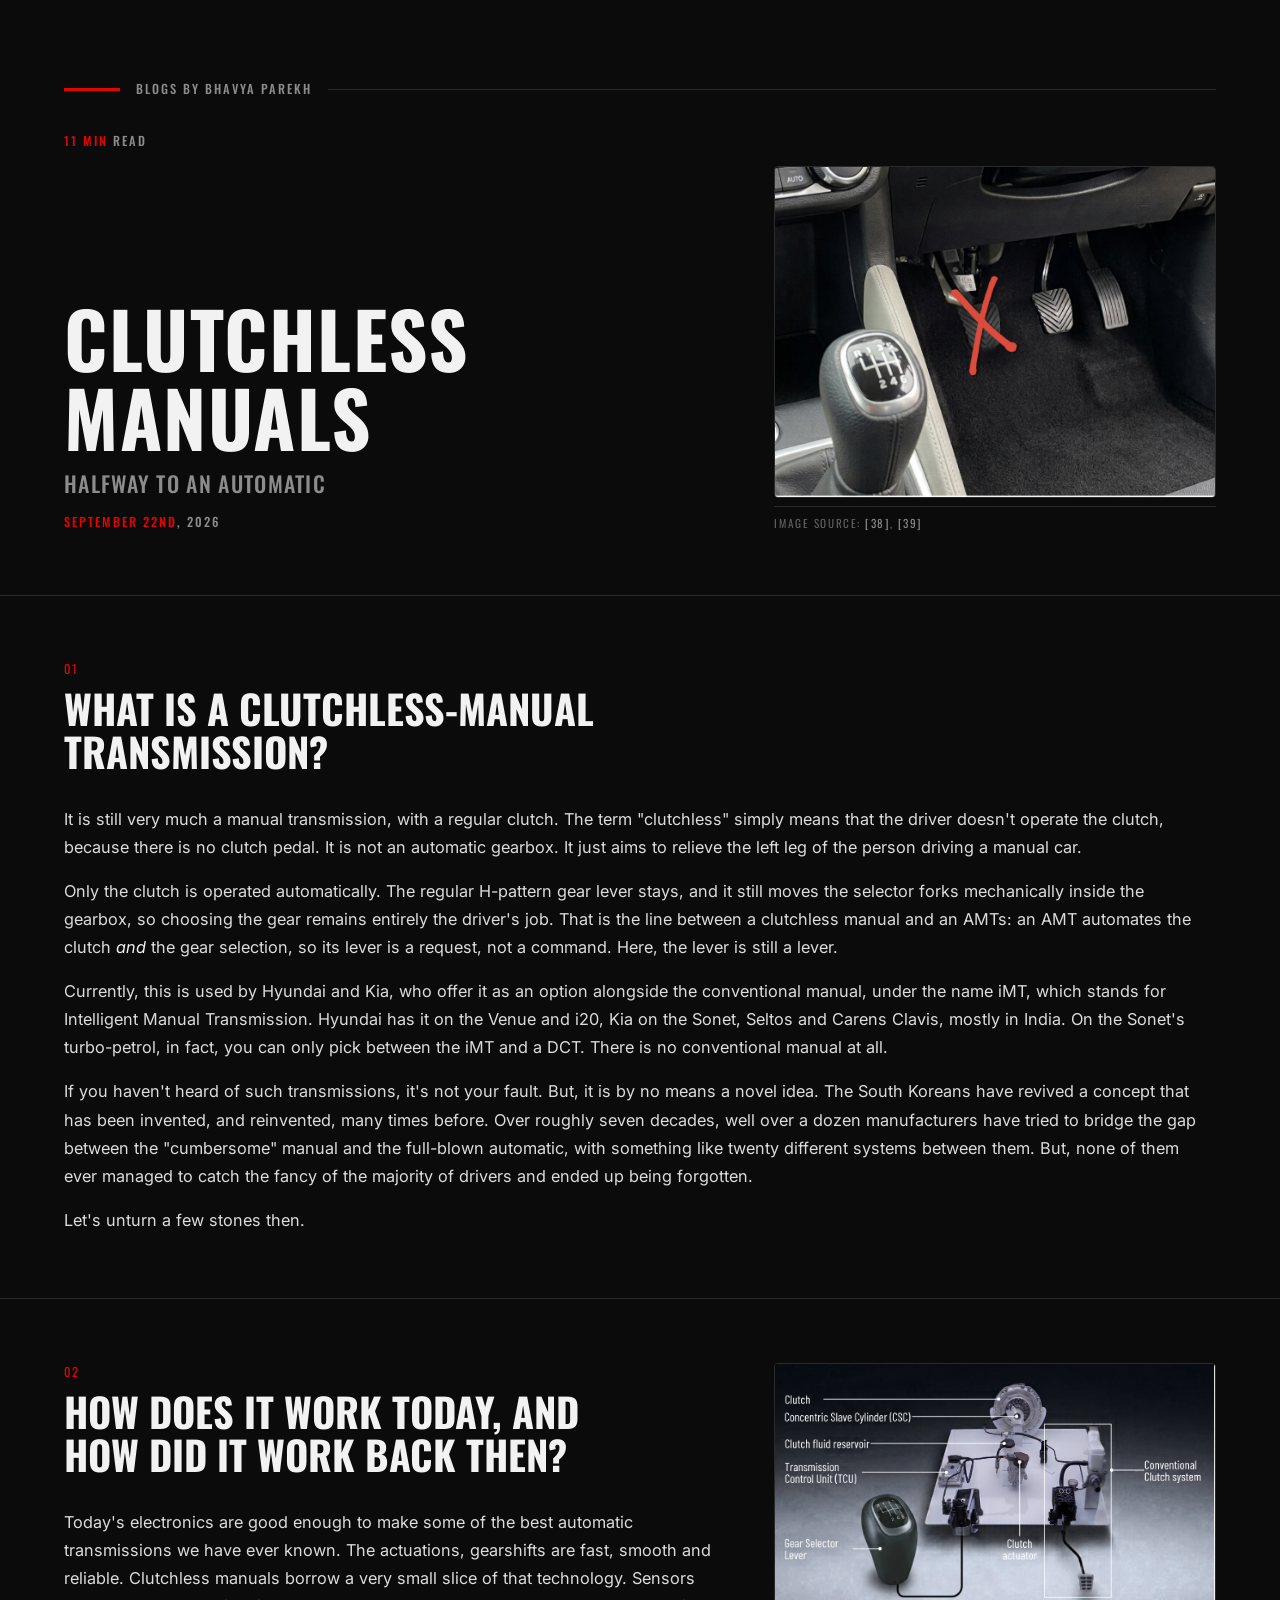
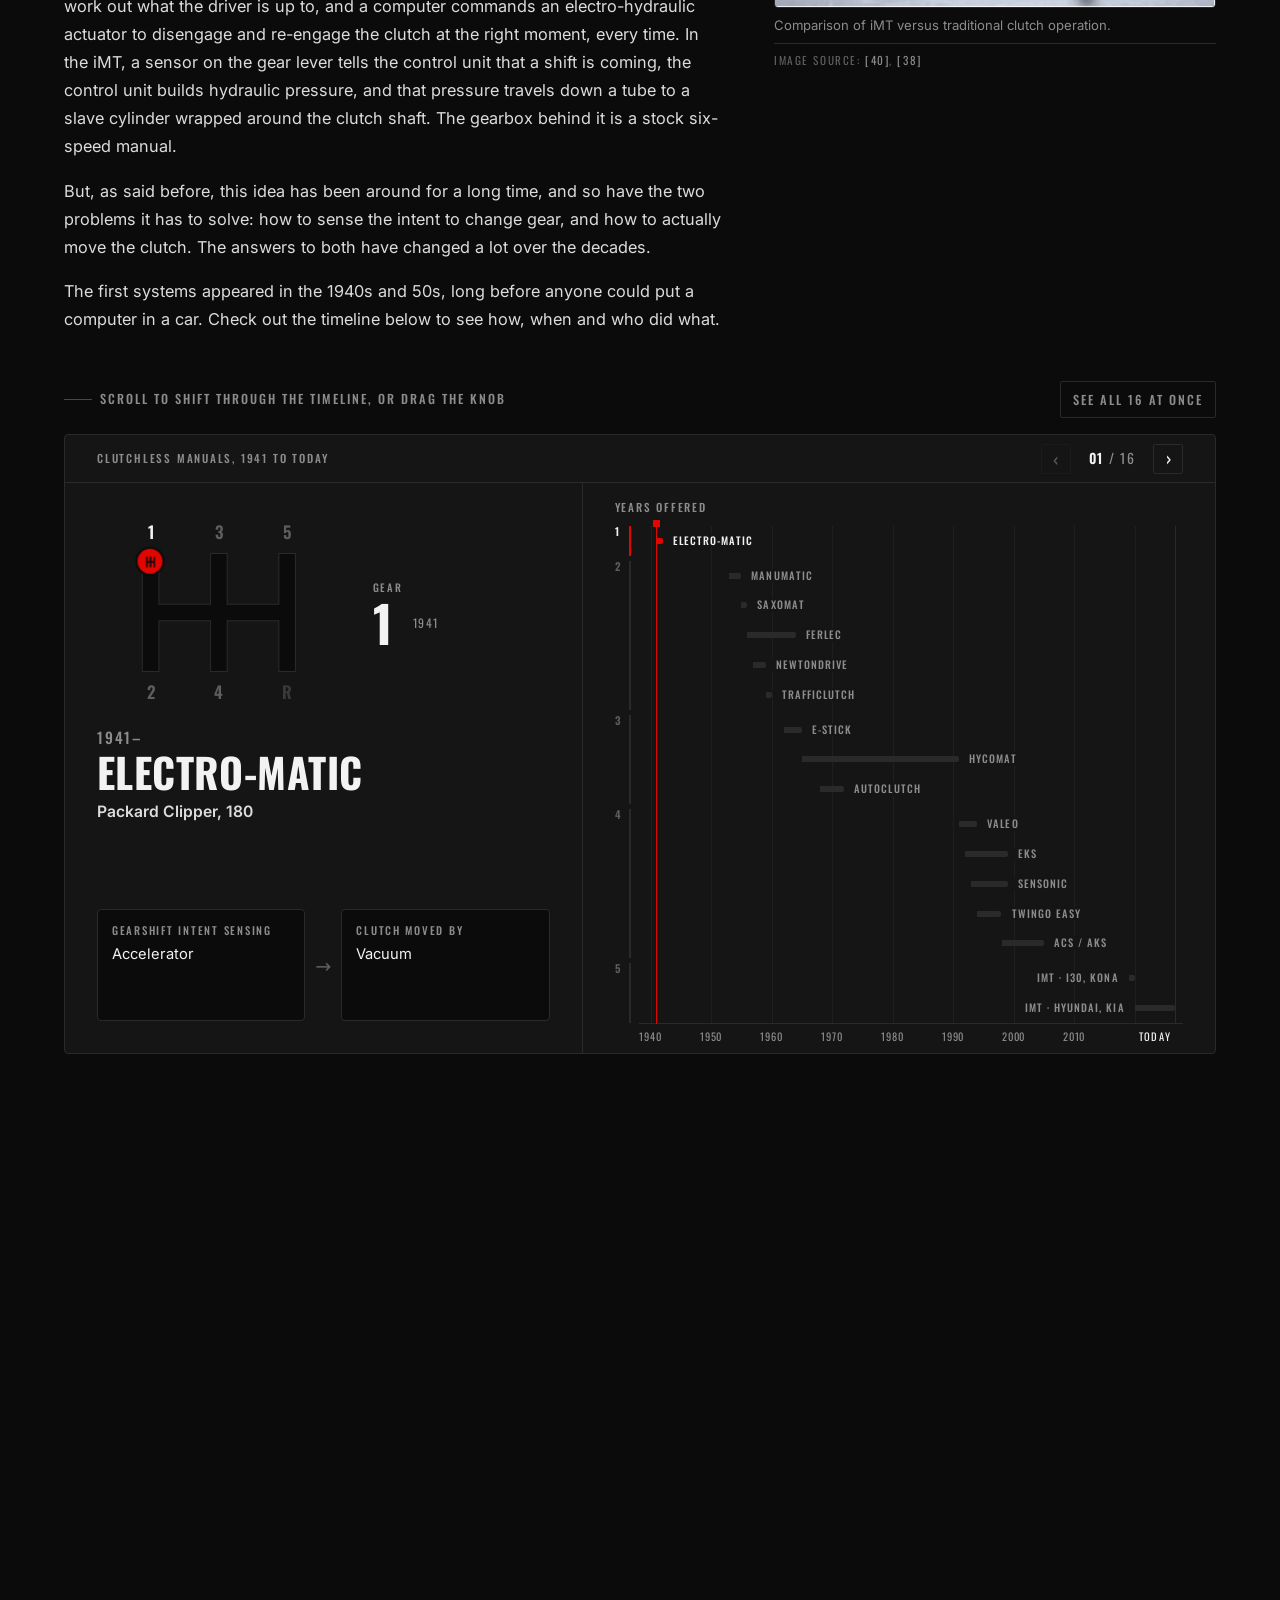
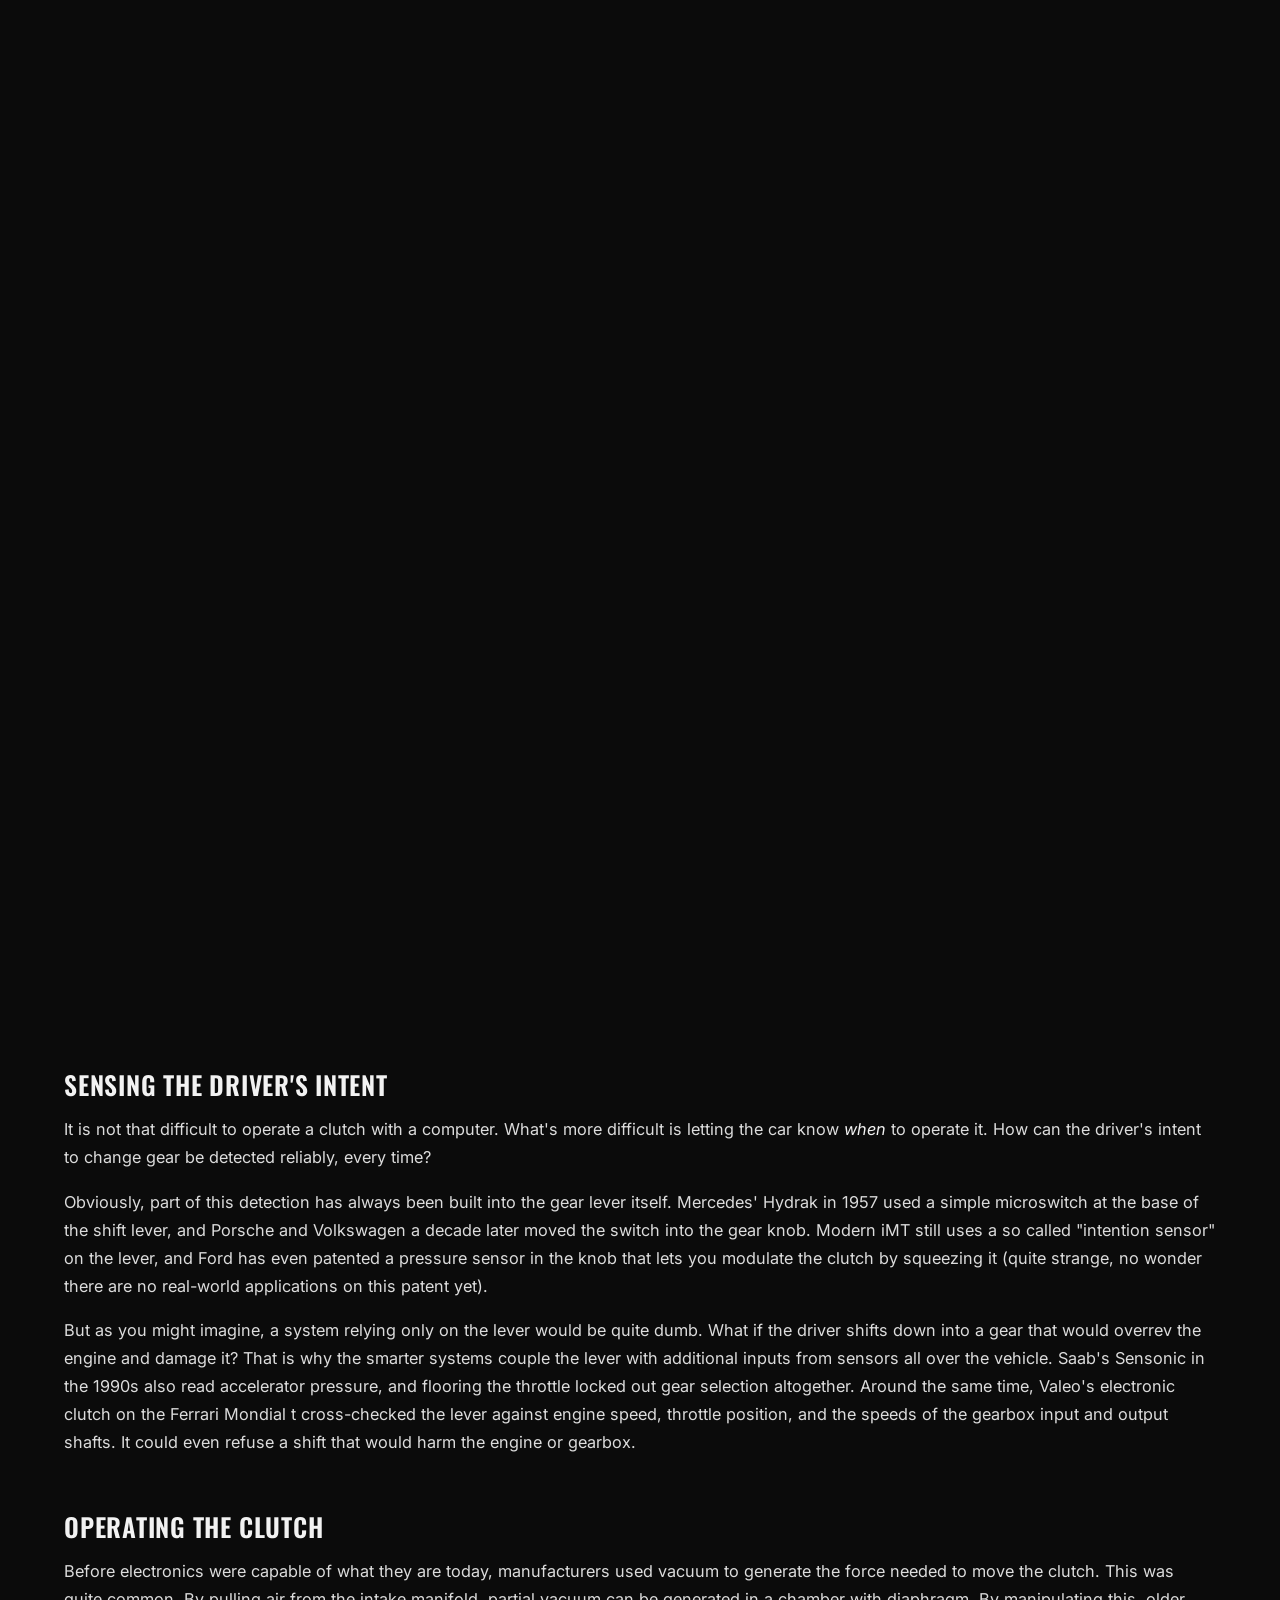
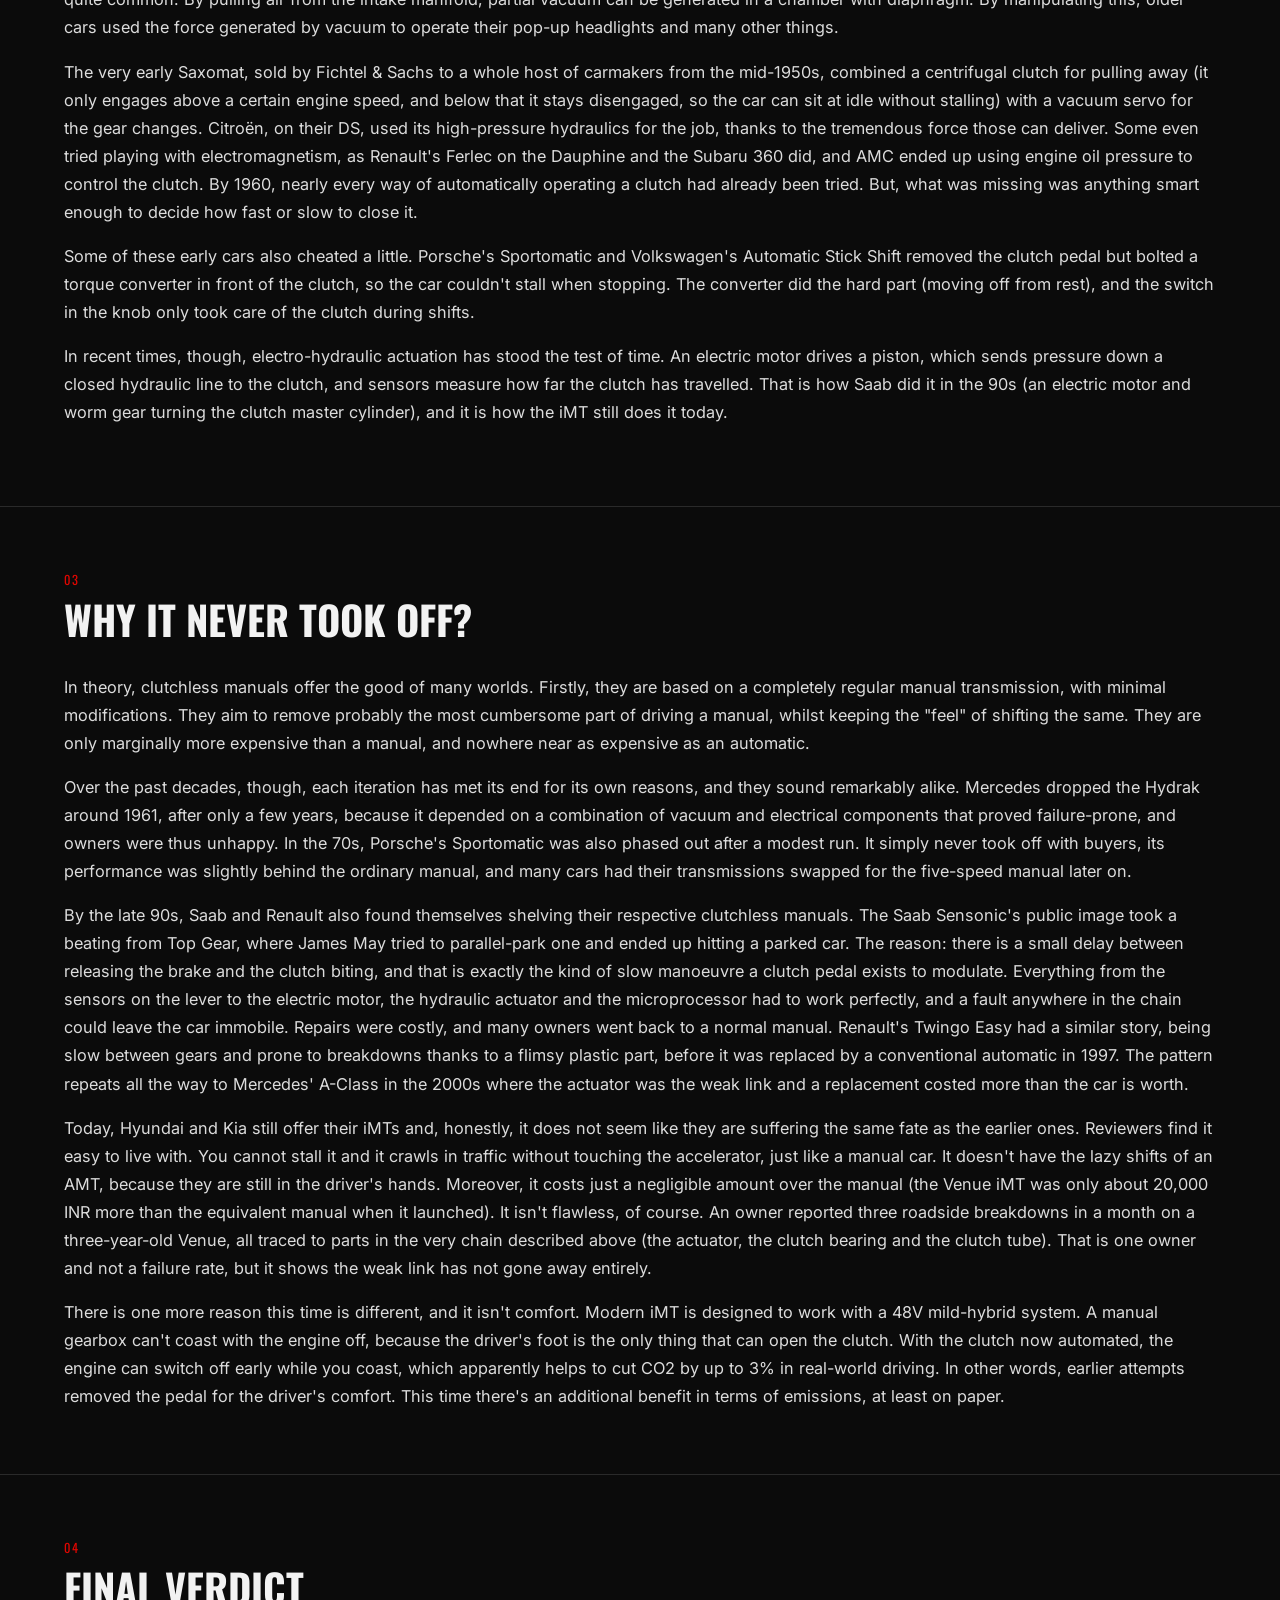
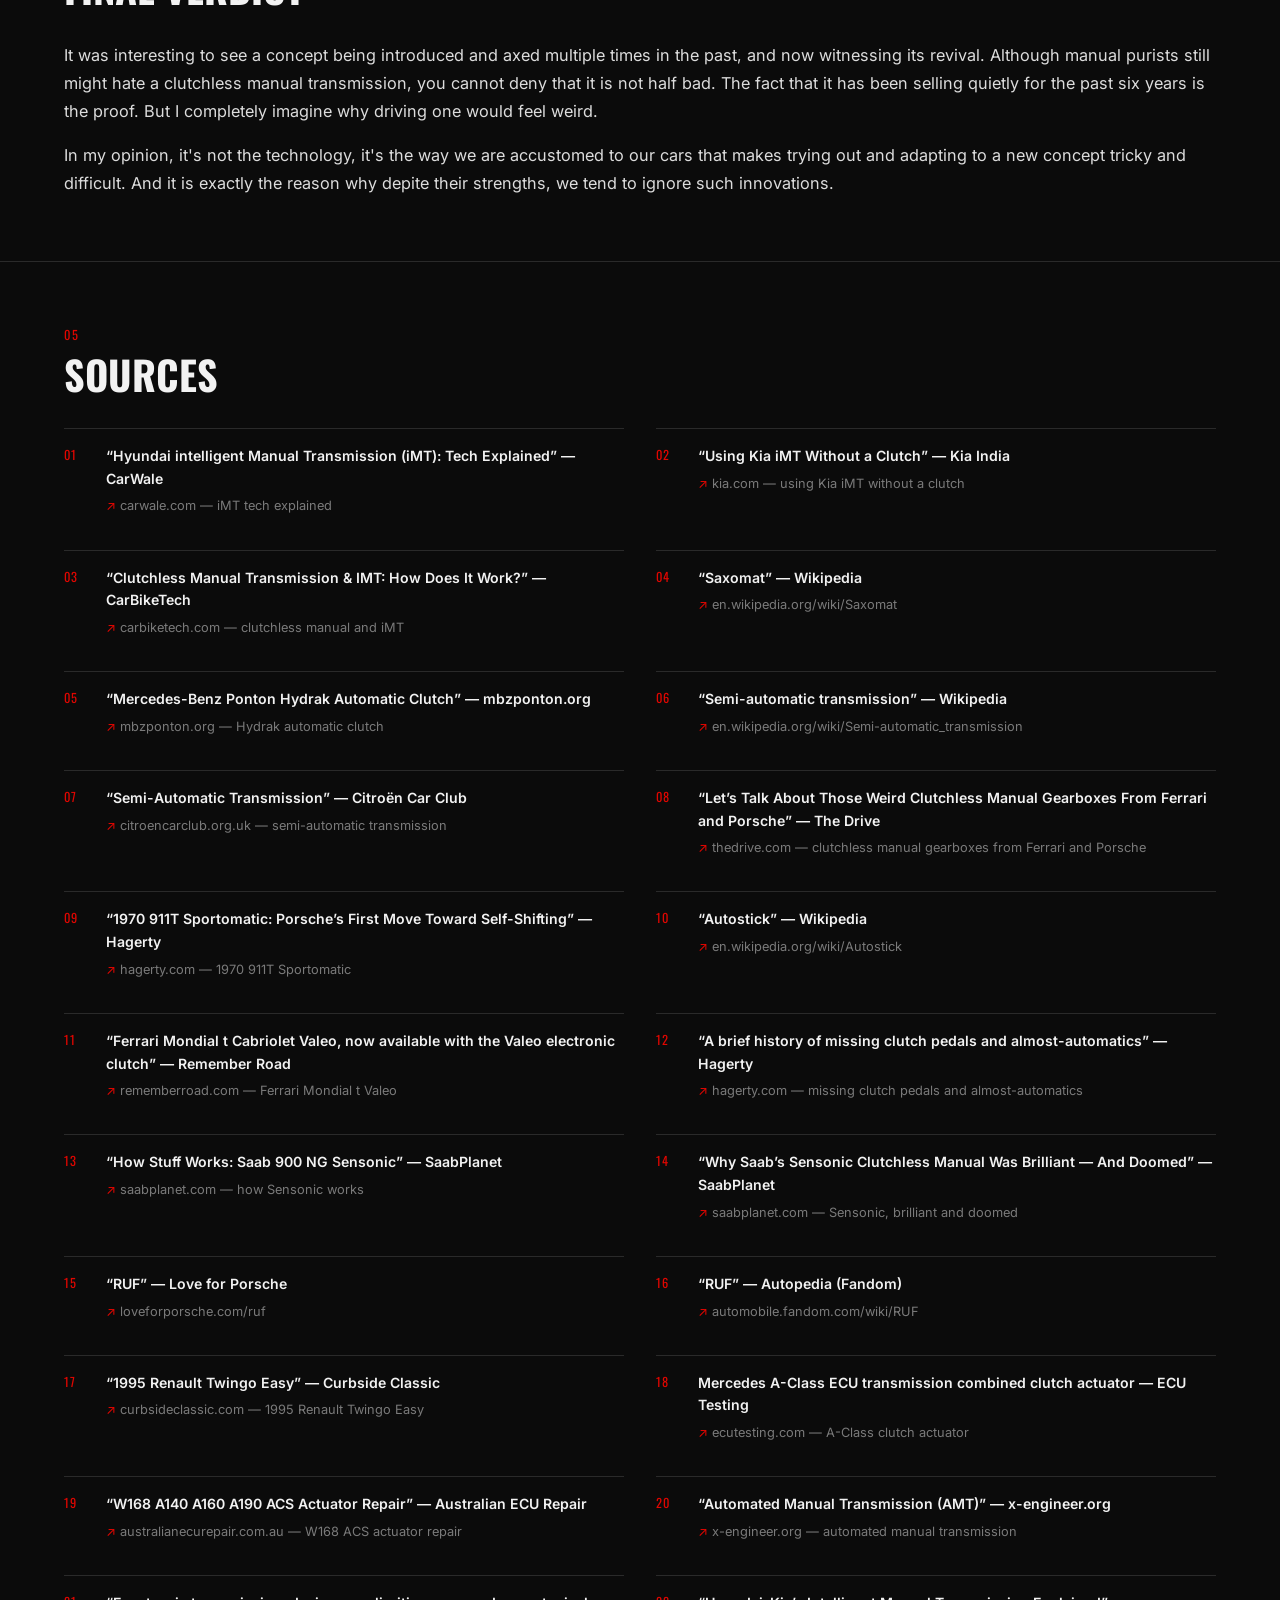
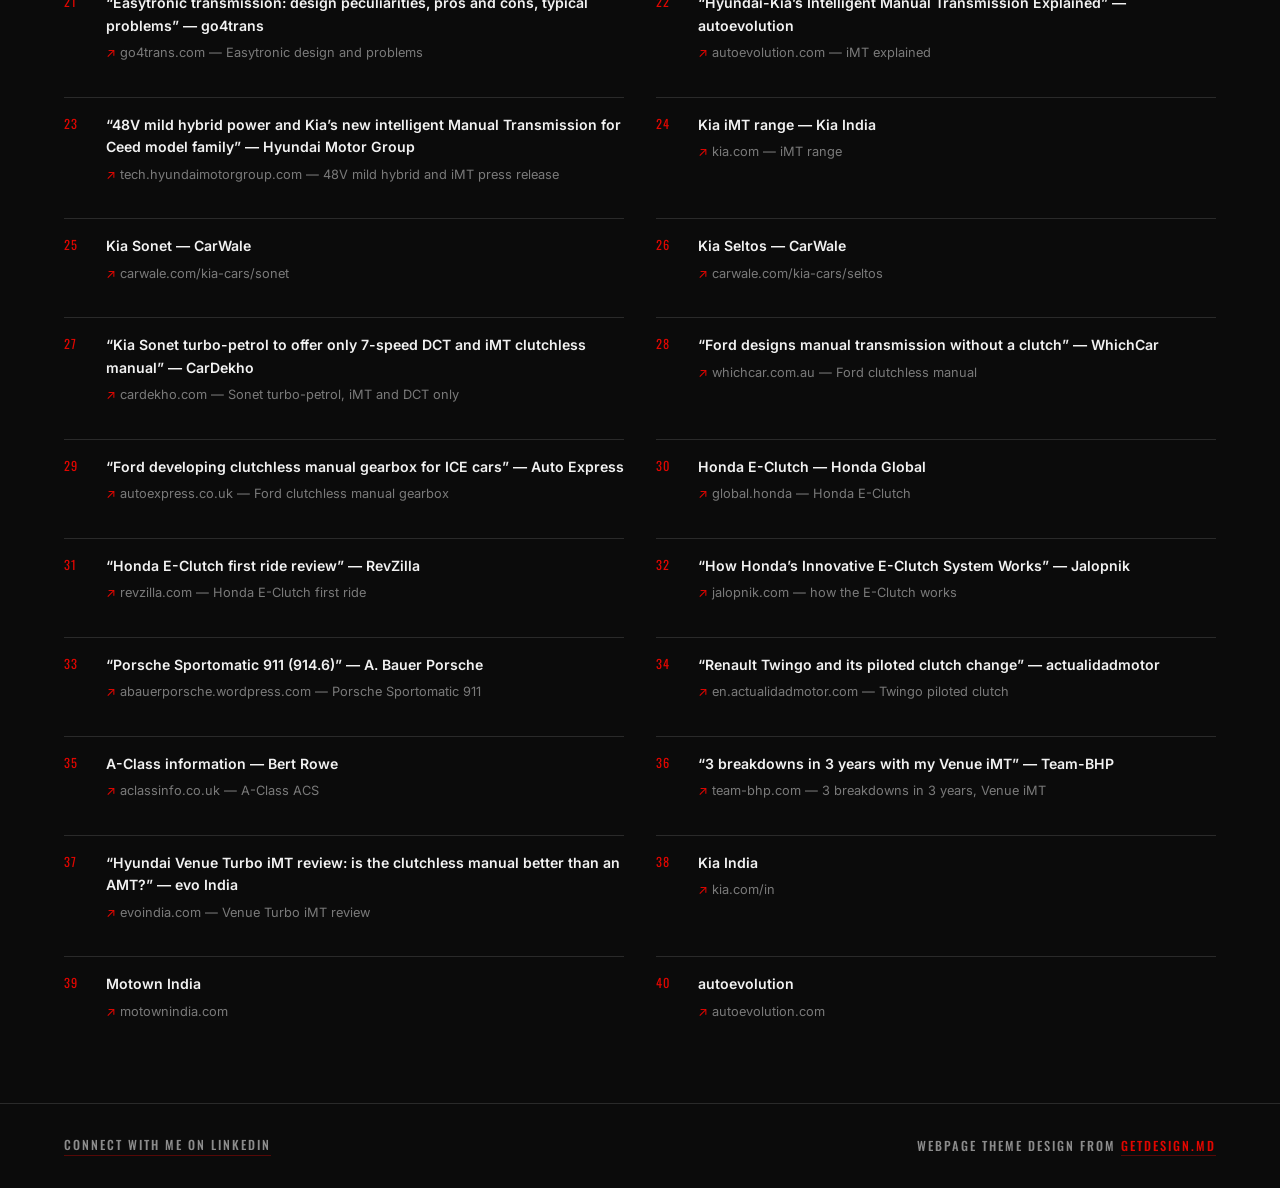
<file: clutchless-manual/index.html>
<!DOCTYPE html>
<html lang="en">
<head>
<meta charset="utf-8">
<meta name="viewport" content="width=device-width, initial-scale=1, viewport-fit=cover">
<title>Clutchless Manuals: Halfway to an Automatic</title>
<meta name="description" content="A manual gearbox with no clutch pedal: how clutchless manuals sense the driver's intent, how they operate the clutch, and why the idea has been dropped and revived for seventy years.">
<meta name="theme-color" content="#0B0B0B">
<meta property="og:title" content="Clutchless Manuals: Halfway to an Automatic">
<meta property="og:description" content="A manual gearbox with no clutch pedal: how clutchless manuals sense the driver's intent, how they operate the clutch, and why the idea has been dropped and revived for seventy years.">
<meta property="og:type" content="article">

<link rel="preconnect" href="https://fonts.googleapis.com">
<link rel="preconnect" href="https://fonts.gstatic.com" crossorigin>
<link href="https://fonts.googleapis.com/css2?family=Oswald:wght@400;500;600;700&family=Inter:wght@400;500;600;700&display=swap" rel="stylesheet">

<style>
/* ============================================================
   Design tokens — DESIGN.md "Motorsport Livery"
   ============================================================ */
:root{
  --primary:#F2F2F2;
  --secondary:#8C8C8C;
  --tertiary:#E10600;
  --neutral:#0B0B0B;
  --surface:#151515;
  --on-primary:#0B0B0B;

  --line:#2A2A2A;

  --font-display:"Oswald","Arial Narrow","Helvetica Neue Condensed",Impact,system-ui,sans-serif;
  --font-body:"Inter",-apple-system,BlinkMacSystemFont,"Segoe UI",Roboto,Helvetica,Arial,sans-serif;

  --r-sm:0px;
  --r-md:2px;
  --r-lg:4px;

  --s-sm:8px;
  --s-md:16px;
  --s-lg:32px;

  --maxw:1280px;
  --gutter:clamp(20px,5vw,64px);
}

*,*::before,*::after{box-sizing:border-box}
html{-webkit-text-size-adjust:100%;scroll-behavior:smooth}
@media (prefers-reduced-motion:reduce){html{scroll-behavior:auto}}

body{
  margin:0;
  background:var(--neutral);
  color:var(--primary);
  font-family:var(--font-body);
  font-size:0.95rem;
  line-height:1.5;
  -webkit-font-smoothing:antialiased;
  overflow-x:hidden;
}

img{max-width:100%;display:block}
a{color:var(--tertiary);text-decoration:none;border-bottom:1px solid rgba(225,6,0,.35)}
a:hover,a:focus-visible{border-bottom-color:var(--tertiary)}
:focus-visible{outline:2px solid var(--tertiary);outline-offset:3px}

/* ============================================================
   Reading progress
   ============================================================ */
.progress{
  position:fixed;top:0;left:0;right:0;height:3px;
  background:transparent;z-index:100;pointer-events:none;
}
.progress__bar{
  height:100%;width:0%;
  background:var(--tertiary);
  transform-origin:left center;
}

/* ============================================================
   Shell
   ============================================================ */
.wrap{
  max-width:var(--maxw);
  margin:0 auto;
  padding-inline:var(--gutter);
}

.label{
  font-family:var(--font-display);
  font-size:0.78rem;
  font-weight:500;
  letter-spacing:0.16em;
  text-transform:uppercase;
  color:var(--secondary);
}

/* ============================================================
   Masthead / hero
   ============================================================ */
.masthead{
  border-bottom:1px solid var(--line);
  padding-block:calc(var(--s-lg) * 2.5) calc(var(--s-lg) * 2);
  position:relative;
}
.masthead__kicker{
  display:flex;align-items:center;gap:var(--s-md);
  margin-bottom:var(--s-lg);
}
.masthead__home{
  color:var(--secondary);
  border-bottom:1px solid transparent;
}
.masthead__home:hover,.masthead__home:focus-visible{
  color:var(--primary);
  border-bottom-color:var(--tertiary);
}
.masthead__kicker::after{
  content:"";height:1px;flex:1;background:var(--line);
}
.masthead__rule{
  width:56px;height:3px;background:var(--tertiary);flex:none;
}
h1,.h1{
  font-family:var(--font-display);
  font-weight:700;
  letter-spacing:0.02em;
  line-height:1.02;
  margin:0;
  text-transform:uppercase;
}
.masthead h1{
  font-size:clamp(2.2rem,6vw,5rem);
  max-width:15ch;
}
.masthead h1 em{
  font-style:normal;
  display:block;
  margin-top:16px;
  font-size:clamp(0.95rem,1.7vw,1.5rem);
  font-weight:500;
  line-height:1.18;
  letter-spacing:0.06em;
  color:var(--secondary);
  max-width:26ch;
}
.masthead__dek{
  margin:var(--s-lg) 0 0;
  max-width:60ch;
  font-size:clamp(1rem,1.6vw,1.2rem);
  line-height:1.6;
  color:var(--primary);
}
.masthead__meta{
  margin-top:calc(var(--s-lg) * 1.25);
  display:flex;flex-wrap:wrap;gap:var(--s-md) var(--s-lg);
}
.masthead__meta span{position:relative}

.masthead__grid{
  display:grid;
  grid-template-columns:60fr 40fr;
  gap:calc(var(--s-lg) * 1.5);
  align-items:end;
}
.masthead__art{align-self:end}
.masthead__art .figure__frame{aspect-ratio:4/3}
@media (max-width:900px){
  .masthead__grid{grid-template-columns:1fr;gap:calc(var(--s-lg) * 1.25)}
}

/* ============================================================
   Section grid — 60 / 40 text-to-media split
   ============================================================ */
.section{
  border-bottom:1px solid var(--line);
  padding-block:calc(var(--s-lg) * 2);
}
.section__grid{
  display:grid;
  grid-template-columns:60fr 40fr;
  gap:calc(var(--s-lg) * 1.5);
  align-items:start;
}
.section__text > *:first-child{margin-top:0}
.section__text > *:last-child{margin-bottom:0}

.section__media{
  position:sticky;
  top:calc(var(--s-lg) * 2);
  display:flex;
  flex-direction:column;
  gap:var(--s-md);
}

@media (max-width:900px){
  .section__grid{grid-template-columns:1fr;gap:calc(var(--s-lg) * 1.25)}
  .section__media{position:static;top:auto}
}

/* Alternating layout — every other media-bearing section flips to
   media-left / text-right instead of the default text-left / media-right. */
.section--reverse .section__grid{grid-template-columns:40fr 60fr}
.section--reverse .section__text{order:2}
.section--reverse .section__media{order:1}
@media (max-width:900px){
  .section--reverse .section__grid{grid-template-columns:1fr}
  .section--reverse .section__text{order:0}
  .section--reverse .section__media{order:0}
}

/* A section with no media runs its text the full width of .wrap instead of
   reserving an empty 40% column. Paragraphs' own 68ch cap (below) would
   otherwise still leave that space blank, so lift it here too. */
.section--full .section__text{max-width:none}
.section--full .section__text p{max-width:none}

/* ============================================================
   Prose
   ============================================================ */
.section__num{
  display:block;
  font-family:var(--font-display);
  font-size:0.78rem;
  letter-spacing:0.16em;
  color:var(--tertiary);
  margin-bottom:var(--s-sm);
}
h2{
  font-family:var(--font-display);
  font-size:clamp(1.75rem,3.4vw,2.5rem);
  font-weight:700;
  line-height:1.08;
  text-transform:uppercase;
  margin:0 0 var(--s-lg);
  max-width:26ch;
}
p{margin:0 0 var(--s-md);max-width:68ch}
.section__text p{font-size:1.02rem;line-height:1.72;color:#DCDCDC}
.section__text strong{color:var(--primary);font-weight:600}
.section__text em{color:var(--primary)}

/* ============================================================
   Stat callouts
   ============================================================ */
.stat{
  background:var(--surface);
  border:1px solid var(--line);
  border-left:3px solid var(--tertiary);
  border-radius:var(--r-lg);
  padding:24px;
}
.stat__value{
  font-family:var(--font-display);
  font-size:clamp(2.2rem,5vw,3.2rem);
  font-weight:700;
  line-height:0.95;
  letter-spacing:0.01em;
  color:var(--primary);
  display:block;
}
.stat__value small{
  font-size:0.38em;
  letter-spacing:0.08em;
  color:var(--secondary);
  margin-left:6px;
}
.stat__label{
  display:block;
  margin-top:var(--s-md);
  font-family:var(--font-display);
  font-size:0.78rem;
  letter-spacing:0.16em;
  text-transform:uppercase;
  color:var(--secondary);
}
.stat__note{
  margin:var(--s-sm) 0 0;
  font-size:0.85rem;
  line-height:1.5;
  color:var(--secondary);
  max-width:none;
}
.stat-grid{display:grid;gap:var(--s-md)}
@media (min-width:520px) and (max-width:900px){
  .stat-grid{grid-template-columns:1fr 1fr}
}

/* ============================================================
   Figures + graceful "coming soon" placeholders
   ============================================================ */
.figure{margin:0}
.figure__frame{
  position:relative;
  background:var(--surface);
  border:1px solid var(--line);
  border-radius:var(--r-lg);
  overflow:hidden;
  aspect-ratio:4/3;
}
/* The shift-mechanism diagram is a wide chain drawing (1024x567, ~16:9),
   not the 4:3 the rest of the figures use — a 4:3 frame would crop it. */
.figure__frame--imt-chain{aspect-ratio:1024/567}
.figure__frame img{
  width:100%;height:100%;
  object-fit:cover;
}
.figure__ph{
  position:absolute;inset:0;
  display:none;
  flex-direction:column;
  align-items:center;
  justify-content:center;
  gap:var(--s-sm);
  text-align:center;
  padding:var(--s-lg);
  background:var(--surface);
  border:1px dashed var(--line);
}
.figure__ph .label{color:var(--secondary)}
.figure__ph-file{
  font-family:var(--font-body);
  font-size:0.78rem;
  color:#5E5E5E;
  word-break:break-all;
}
/* JS marks the frame when the asset fails to load */
.figure.is-missing img{display:none}
.figure.is-missing .figure__ph{display:flex}
.figure figcaption{
  margin-top:var(--s-sm);
  font-size:0.82rem;
  line-height:1.5;
  color:var(--secondary);
}
/* Credit line under every image — sits below the caption, quieter than it */
.figure__src{
  display:block;
  margin-top:var(--s-sm);
  padding-top:var(--s-sm);
  border-top:1px solid var(--line);
  font-family:var(--font-display);
  font-size:0.7rem;
  font-weight:400;
  letter-spacing:0.14em;
  text-transform:uppercase;
  color:#5E5E5E;
}
/* The reference number links down to the matching entry in Sources */
.figure__src a{
  color:var(--secondary);
  border-bottom-color:transparent;
}
.figure__src a:hover,.figure__src a:focus-visible{
  color:var(--tertiary);
  border-bottom-color:var(--tertiary);
}

/* ============================================================
   Alternating figure — two images cross-fading in place, every
   2s, like a two-frame GIF. JS toggles .is-active between them.
   ============================================================ */
.figure__frame .alt-img{
  position:absolute;inset:0;
  width:100%;height:100%;
  object-fit:cover;
  opacity:0;
  transition:opacity .8s ease;
}
.figure__frame .alt-img.is-active{opacity:1}
@media (prefers-reduced-motion:reduce){
  .figure__frame .alt-img{transition:none}
}

/* ============================================================
   Gear-gate timeline (Section 02). The Master Table on a five-
   speed H-gate: scrolling steps through the systems one at a
   time while a playhead runs across the years, and every new
   era is a gear change, with the lever crossing neutral.
   ============================================================ */
.shift{
  position:relative;
  margin-bottom:calc(var(--s-lg) * 1.5);
  --vh:100vh;
  --pin-top:56px;
  --shift-grid:#1F1F1F;
  --shift-past:#5E5E5E;
}
@supports (height:100svh){.shift{--vh:100svh}}
/* Short or narrow screens: pin closer to the top to give the stage room */
@media (max-height:760px),(max-width:760px){.shift{--pin-top:16px}}

/* Hint row above the stage */
.shift__hint{
  display:none;
  flex-wrap:wrap;align-items:center;justify-content:space-between;
  gap:var(--s-sm) var(--s-md);
  margin-bottom:var(--s-md);
}
.shift.is-ready .shift__hint{display:flex}
.shift__hint-text{display:flex;align-items:center;gap:var(--s-sm)}
.shift__hint-text::before{content:"";width:28px;height:1px;background:var(--tertiary);flex:none}
.shift__toggle{
  padding:8px 12px;cursor:pointer;
  background:transparent;
  border:1px solid var(--line);border-radius:var(--r-md);
  color:var(--secondary);
  transition:color .2s ease,border-color .2s ease;
}
.shift__toggle:hover,.shift__toggle:focus-visible{color:var(--primary);border-color:var(--secondary)}

/* The pinned stage. JS sets the spacer's height so the stage stays
   stuck for one step of scrolling per system. */
.shift__spacer{display:none;position:relative}
.shift.is-ready .shift__spacer{display:block}
.shift__stage{
  position:sticky;
  top:var(--pin-top);
  height:min(calc(var(--vh) - var(--pin-top) * 2),620px);
  display:flex;flex-direction:column;
  background:var(--surface);
  border:1px solid var(--line);
  border-radius:var(--r-lg);
  overflow:hidden;
}

/* Top strip: title on the left, stepping through the systems on the right */
.shift__meta{
  flex:none;
  display:flex;align-items:center;justify-content:space-between;gap:var(--s-md);
  min-height:48px;
  padding:6px var(--s-lg);
  border-bottom:1px solid var(--line);
}
.shift__title{font-size:0.7rem}
/* On phones the gear display moves into this strip and takes the title's place */
.dash ~ .shift__title{display:none}

.shift__nav{display:flex;align-items:center;gap:var(--s-sm);margin-left:auto}
.shift__count{
  min-width:4.8em;text-align:center;
  font-family:var(--font-display);font-size:0.86rem;letter-spacing:0.12em;
  font-variant-numeric:tabular-nums;
  color:var(--secondary);
}
.shift__count b{font-weight:600;color:var(--primary)}
.shift__step{
  width:30px;height:30px;padding:0;cursor:pointer;
  display:grid;place-items:center;
  background:transparent;
  border:1px solid var(--line);border-radius:var(--r-md);
  color:var(--primary);
  font-family:var(--font-display);font-size:1.1rem;line-height:1;
  transition:border-color .2s ease,opacity .2s ease;
}
.shift__step:hover,.shift__step:focus-visible{border-color:var(--secondary)}
.shift__step[aria-disabled="true"]{opacity:.3;cursor:default;border-color:var(--line)}

/* Body: lever and readout, then the chart. Stacked by default;
   side by side on wide screens (see the media query further down). */
.shift__body{flex:1 1 auto;min-height:0;display:flex;flex-direction:column}
.shift__top{
  flex:none;
  display:grid;
  grid-template-columns:clamp(112px,26%,190px) minmax(0,1fr);
  grid-template-areas:"lever head" "chain chain";
  gap:var(--s-md) var(--s-lg);
  padding:var(--s-md) var(--s-lg);
  border-bottom:1px solid var(--line);
}

/* H-gate. The lever box is a size container, so the gate scales to
   whatever room the layout leaves it, and the gate is one too, so the
   knob, slots and gear numbers scale with the gate. The slots are one
   SVG path drawn twice (an edge stroke under a groove stroke); the knob
   and gear numbers are HTML on top. */
.shift__lever{
  grid-area:lever;
  min-width:0;min-height:0;
  display:flex;align-items:center;gap:var(--s-lg);
  container-type:size;
}
.gate{
  --ratio:1.25;
  --slot:clamp(7px,8cqh,18px);
  --knob:clamp(14px,15cqh,32px);
  --num:clamp(22px,20cqh,34px);
  position:relative;
  flex:0 1 auto;min-width:0;
  width:100%;max-width:220px;
  width:min(100cqw,calc(100cqh * var(--ratio)));max-width:none;
  aspect-ratio:var(--ratio);
  container-type:size;
}
.gate__svg{position:absolute;inset:0;width:100%;height:100%;overflow:visible}
.gate__svg path{fill:none;stroke-linecap:square;vector-effect:non-scaling-stroke}
.gate__edge{stroke:var(--line);stroke-width:calc(var(--slot) + 2px)}
.gate__slot{stroke:var(--neutral);stroke-width:var(--slot)}
.gate__gear{
  position:absolute;
  left:var(--x);top:calc(var(--y) + var(--dir) * 15%);
  width:var(--num);height:var(--num);margin:calc(var(--num) / -2) 0 0 calc(var(--num) / -2);padding:0;
  background:transparent;border:0;cursor:pointer;
  font-family:var(--font-display);font-size:clamp(0.72rem,10cqh,1.05rem);font-weight:600;line-height:1;
  color:#5E5E5E;
  transition:color .2s ease;
}
.gate__gear:hover,.gate__gear:focus-visible,.gate__gear.is-on{color:var(--primary)}
/* Reverse completes the five-speed pattern but is never selected */
.gate__rev{
  position:absolute;
  left:var(--x);top:calc(var(--y) + var(--dir) * 15%);
  transform:translate(-50%,-50%);
  font-family:var(--font-display);font-size:clamp(0.72rem,10cqh,1.05rem);font-weight:600;line-height:1;
  color:#3A3A3A;
  pointer-events:none;
}
.gate__knob{
  position:absolute;left:0;top:0;z-index:2;
  width:var(--knob);height:var(--knob);margin:calc(var(--knob) / -2) 0 0 calc(var(--knob) / -2);
  border-radius:50%;
  background:var(--tertiary);
  border:2px solid var(--neutral);
  cursor:grab;touch-action:none;
  will-change:transform;
}
/* A grab area larger than the knob itself */
.gate__knob::before{content:"";position:absolute;inset:-10px;border-radius:50%}
.gate__knob.is-dragging{cursor:grabbing}
.gate__knob svg{position:absolute;inset:14%;width:72%;height:72%}
.gate__knob path{fill:none;stroke:var(--neutral);stroke-width:1.8;stroke-linecap:square}

/* Gear display: a panel beside the gate, which JS moves into the top
   strip on phones, where there is no room beside it. */
.dash{flex:none;display:flex;flex-direction:column}
.dash__cell{display:flex;flex-direction:column;gap:4px}
.dash .label{font-size:0.66rem}
.dash__row{display:flex;align-items:center;gap:10px}
.dash__digit{
  min-width:0.6em;
  font-family:var(--font-display);font-size:clamp(2rem,26cqh,4rem);font-weight:700;line-height:0.9;
  color:var(--primary);
}
.dash__era{
  font-family:var(--font-display);font-size:0.74rem;letter-spacing:0.1em;
  white-space:nowrap;color:var(--secondary);
}
.shift__meta .dash .label{display:none}
.shift__meta .dash__digit{font-size:1.35rem}

/* Readout for the current system */
.read__head{grid-area:head;align-self:center;min-width:0}
.read__years{
  display:block;
  font-family:var(--font-display);font-size:0.95rem;font-weight:500;
  letter-spacing:0.12em;text-transform:uppercase;
  color:var(--secondary);
}
.read__name{
  display:block;margin-top:2px;
  font-family:var(--font-display);font-size:clamp(1.6rem,3.2vw,3rem);font-weight:700;
  line-height:1.02;letter-spacing:0.01em;text-transform:uppercase;
  color:var(--primary);
  overflow-wrap:anywhere;
}
.read__aka{display:block;margin-top:4px;font-size:0.84rem;line-height:1.4;color:var(--secondary)}
.read__aka:empty{display:none}
.read__model{display:block;margin-top:8px;font-size:0.98rem;font-weight:600;line-height:1.4;color:#DCDCDC}
.read__supplier{
  display:flex;flex-wrap:wrap;align-items:baseline;gap:2px 10px;
  margin-top:6px;font-size:0.9rem;line-height:1.4;color:var(--primary);
}
.read__supplier .label{font-size:0.68rem}
.read__supplier[hidden]{display:none}

/* The two problems every system had to solve, as a chain */
.shift__chain{
  grid-area:chain;min-width:0;
  display:grid;grid-template-columns:minmax(0,1fr) auto minmax(0,1fr);
  align-items:stretch;gap:10px;
}
.shift__cell{
  min-width:0;padding:12px 14px;
  background:var(--neutral);
  border:1px solid var(--line);border-radius:var(--r-lg);
}
.shift__cell .label{display:block;margin-bottom:6px;font-size:0.68rem}
.shift__cell p{margin:0;max-width:none;font-size:0.92rem;line-height:1.45;color:var(--primary)}
.shift__arrow{align-self:center;font-family:var(--font-display);font-size:1.2rem;color:#5E5E5E}

.read__head.is-up,.shift__chain.is-up{animation:readUp .34s cubic-bezier(.22,.61,.36,1)}
.read__head.is-down,.shift__chain.is-down{animation:readDown .34s cubic-bezier(.22,.61,.36,1)}
@keyframes readUp{from{opacity:0;transform:translateY(12px)}to{opacity:1;transform:none}}
@keyframes readDown{from{opacity:0;transform:translateY(-12px)}to{opacity:1;transform:none}}

/* Lifespan chart. Rows are grouped by gear, each bar fills in grey as
   the playhead passes it, and the current system is the red one. */
.shift__chart{
  --chart-gut:24px;--bar:6px;
  position:relative;
  flex:1 1 auto;min-height:0;
  display:flex;flex-direction:column;
  padding:12px var(--s-lg) 8px;
}
.chart__head{
  flex:none;
  display:flex;flex-wrap:wrap;align-items:center;justify-content:space-between;
  gap:6px var(--s-md);
  margin-bottom:10px;
}
.chart__head .label{font-size:0.7rem}

.chart__groups{position:relative;flex:1 1 auto;min-height:0;display:flex;flex-direction:column;gap:5px}
.chart__group{position:relative;flex:var(--rows) 1 0;min-height:0;display:flex;padding-left:var(--chart-gut)}
.chart__gear{
  position:absolute;left:0;top:0;bottom:0;width:var(--chart-gut);
  font-family:var(--font-display);font-size:0.68rem;font-weight:600;line-height:1;
  color:#5E5E5E;
  transition:color .2s ease;
}
.chart__gear::after{
  content:"";position:absolute;top:0;bottom:0;right:8px;width:2px;
  background:var(--line);
  transition:background .2s ease;
}
.chart__group.is-on .chart__gear{color:var(--primary)}
.chart__group.is-on .chart__gear::after{background:var(--tertiary)}
.chart__rows{flex:1 1 auto;min-width:0;display:grid;grid-auto-rows:minmax(0,1fr);min-height:0}
.chart__row{
  position:relative;display:block;width:100%;min-height:0;
  margin:0;padding:0;border:0;
  background:transparent;color:inherit;font:inherit;
  cursor:pointer;
}
.chart__row:focus-visible{outline:1px solid var(--secondary);outline-offset:0}
.chart__seg{
  position:absolute;top:50%;height:var(--bar);margin-top:calc(var(--bar) / -2);
  border-radius:0 var(--r-md) var(--r-md) 0;
}
.chart__seg--track{background:var(--line)}
.chart__seg--fill{width:0;background:var(--shift-past)}
.chart__row.is-active .chart__seg{background:var(--tertiary)}
.chart__label{
  position:absolute;top:50%;z-index:2;
  transform:translateY(-50%);
  padding:0 4px;
  background:var(--surface);
  font-family:var(--font-display);font-size:0.66rem;font-weight:500;line-height:1.3;
  letter-spacing:0.1em;text-transform:uppercase;white-space:nowrap;
  color:var(--secondary);
  pointer-events:none;
  transition:color .2s ease;
}
.chart__row:hover .chart__label,
.chart__row:focus-visible .chart__label,
.chart__row.is-active .chart__label{color:var(--primary)}
/* Rows too thin to carry every label keep only the current one */
.shift.is-dense:not(.is-static) .chart__label{display:none}
.shift.is-dense:not(.is-static) .chart__row.is-active .chart__label{display:block}

.chart__grid,.chart__over{position:absolute;top:0;bottom:0;left:var(--chart-gut);right:0;pointer-events:none}
.chart__over{z-index:1}
.chart__line{position:absolute;top:0;bottom:0;width:1px;background:var(--shift-grid)}
.chart__line--today{background:var(--line)}
.chart__playhead{position:absolute;top:-6px;bottom:-1px;width:1px;margin-left:-0.5px;background:var(--tertiary)}
.chart__playhead::before{content:"";position:absolute;top:0;left:-3px;width:7px;height:7px;background:var(--tertiary)}
.chart__axis{flex:none;position:relative;height:20px;margin-left:var(--chart-gut);border-top:1px solid var(--line)}
.chart__tick{
  position:absolute;top:5px;
  transform:translateX(-50%);
  font-family:var(--font-display);font-size:0.66rem;letter-spacing:0.08em;
  font-variant-numeric:tabular-nums;white-space:nowrap;
  color:var(--secondary);
}
.chart__tick--today{transform:translateX(-100%);padding-right:4px;text-transform:uppercase;letter-spacing:0.12em;color:var(--primary)}
.shift__chart.is-narrow .chart__tick.is-minor{display:none}
.chart__tip{
  position:absolute;left:0;top:0;z-index:5;
  max-width:260px;padding:8px 10px;
  background:var(--neutral);
  border:1px solid var(--line);border-radius:var(--r-md);
  pointer-events:none;
  opacity:0;
  transition:opacity .15s ease;
}
.chart__tip.is-on{opacity:1}
.chart__tip b{display:block;font-family:var(--font-display);font-size:0.9rem;font-weight:600;letter-spacing:0.06em;color:var(--primary)}
.chart__tip span{display:block;margin-top:2px;font-size:0.78rem;line-height:1.4;color:var(--secondary)}

/* From 700px: lever, readout and chain in a column on the left, the
   chart filling the full height on the right. */
@media (min-width:700px){
  .shift__body{display:grid;grid-template-columns:minmax(0,1fr) minmax(0,1fr)}
  .shift__top{
    min-height:0;
    display:flex;flex-direction:column;gap:10px;
    padding:16px 20px;
    border-bottom:0;border-right:1px solid var(--line);
  }
  .shift__lever{flex:1 1 0;min-height:56px;gap:var(--s-md)}
  .read__head{align-self:stretch}
  .read__years{font-size:0.8rem}
  .read__aka{font-size:0.76rem}
  .read__model{margin-top:4px;font-size:0.86rem}
  .read__supplier{margin-top:4px;font-size:0.8rem}
  .shift__chain{grid-template-columns:minmax(0,1fr) minmax(0,1fr);gap:8px}
  .shift__arrow{display:none}
  .shift__cell{padding:8px 10px}
  .shift__cell .label{margin-bottom:3px;font-size:0.6rem}
  .shift__cell p{font-size:0.8rem;line-height:1.35}
  .shift__chart{padding:var(--s-md) 20px 10px}
}
@media (min-width:1000px){
  .shift__body{grid-template-columns:minmax(0,45fr) minmax(0,55fr)}
  .shift__top{gap:var(--s-md);padding:var(--s-lg)}
  .shift__lever{min-height:110px;gap:var(--s-lg)}
  .read__years{font-size:0.95rem}
  .read__aka{font-size:0.84rem}
  .read__model{margin-top:8px;font-size:0.98rem}
  .read__supplier{margin-top:6px;font-size:0.9rem}
  .shift__chain{grid-template-columns:minmax(0,1fr) auto minmax(0,1fr);gap:10px}
  .shift__arrow{display:block}
  .shift__cell{padding:12px 14px}
  .shift__cell .label{margin-bottom:6px;font-size:0.68rem}
  .shift__cell p{font-size:0.92rem;line-height:1.45}
  .shift__chart{padding:var(--s-md) var(--s-lg) 10px}
}

/* Static view (reduced motion, short screens, or "See all at once"):
   the chart drawn in full, then every system as a card. */
.shift.is-static .shift__stage{position:relative;top:auto;height:auto}
.shift.is-static .shift__body{display:block}
.shift.is-static .shift__meta,
.shift.is-static .shift__top,
.shift.is-static .chart__playhead{display:none}
.shift.is-static .shift__chart{flex:none}
.shift.is-static .chart__group{flex:none}
.shift.is-static .chart__rows{grid-auto-rows:18px}

/* The system cards. The markup's data, and what readers without JS
   get; while the stage runs they are kept for screen readers only. */
.shift__list{
  margin:0;padding:0;list-style:none;
  display:grid;gap:var(--s-md);
  grid-template-columns:repeat(auto-fill,minmax(250px,1fr));
}
.shift.is-ready .shift__list{margin-top:var(--s-md)}
.shift.is-ready:not(.is-static) .shift__list{
  position:absolute;width:1px;height:1px;margin:-1px;padding:0;
  overflow:hidden;clip:rect(0 0 0 0);clip-path:inset(50%);white-space:nowrap;border:0;
}
.shift__sys{
  padding:20px;
  background:var(--surface);
  border:1px solid var(--line);border-radius:var(--r-lg);
  transition:border-color .3s ease;
}
.shift__sys.is-flash{border-color:var(--tertiary)}
.shift__years{
  display:block;
  font-family:var(--font-display);font-size:0.86rem;letter-spacing:0.12em;text-transform:uppercase;
  color:var(--secondary);
}
.shift__name{
  display:block;margin-top:2px;
  font-family:var(--font-display);font-size:1.6rem;font-weight:700;line-height:1.05;
  letter-spacing:0.02em;text-transform:uppercase;
  color:var(--primary);
}
.shift__aka{display:block;margin-top:4px;font-size:0.8rem;line-height:1.4;color:var(--secondary)}
.shift__model{display:block;margin-top:8px;font-size:0.9rem;font-weight:600;line-height:1.4;color:#DCDCDC}
.shift__specs{margin:14px 0 0;display:grid;gap:8px}
.shift__specs div{padding-top:8px;border-top:1px solid var(--line)}
.shift__specs dt{
  font-family:var(--font-display);font-size:0.68rem;font-weight:500;
  letter-spacing:0.16em;text-transform:uppercase;
  color:var(--secondary);
}
.shift__specs dd{margin:2px 0 0;font-size:0.86rem;line-height:1.45;color:#C9C9C9}

@media (max-width:560px){
  .shift__meta{padding:6px 12px}
  .shift__top{grid-template-columns:112px minmax(0,1fr);gap:12px 14px;padding:12px}
  .read__years{font-size:0.78rem}
  .read__aka{font-size:0.76rem}
  .read__model{margin-top:6px;font-size:0.86rem}
  .read__supplier{margin-top:4px;font-size:0.82rem}
  .shift__chain{grid-template-columns:minmax(0,1fr);align-content:start;gap:0;border-top:1px solid var(--line)}
  .shift__arrow{display:none}
  .shift__cell{
    display:grid;grid-template-columns:7.4em minmax(0,1fr);align-items:baseline;gap:10px;
    padding:7px 0;
    background:none;border:0;border-bottom:1px solid var(--line);border-radius:0;
  }
  .shift__cell .label{margin:0;font-size:0.6rem}
  .shift__cell p{font-size:0.82rem;line-height:1.4}
  .shift__chart{--chart-gut:18px;--bar:4px;padding:10px 12px 6px}
  .chart__groups{gap:4px}
  .chart__gear::after{right:6px}
}

/* ============================================================
   Sources
   ============================================================ */
.sources{padding-block:calc(var(--s-lg) * 2)}
.sources ol{
  margin:0;padding:0;list-style:none;
  counter-reset:src;
  display:grid;
  gap:var(--s-md);
}
@media (min-width:900px){
  .sources ol{grid-template-columns:1fr 1fr;gap:var(--s-md) var(--s-lg)}
}
.sources li{
  counter-increment:src;
  position:relative;
  padding:var(--s-md) 0 var(--s-md) 42px;
  border-top:1px solid var(--line);
  font-size:0.88rem;
  line-height:1.6;
  color:var(--secondary);
  scroll-margin-top:var(--s-lg);
}
/* Arrived here from an image credit — mark which entry was meant */
.sources li:target{border-top-color:var(--tertiary)}
.sources li:target b{color:var(--tertiary)}
.sources li::before{
  content:counter(src,decimal-leading-zero);
  position:absolute;left:0;top:var(--s-md);
  font-family:var(--font-display);
  font-size:0.78rem;
  letter-spacing:0.12em;
  color:var(--tertiary);
}
.sources li b{display:block;color:var(--primary);font-weight:600;margin-bottom:4px}
.sources li a{
  display:inline-block;
  font-size:0.8rem;
  word-break:break-word;
  border-bottom-color:transparent;
  color:#7A7A7A;
}
.sources li a::before{content:"↗ ";color:var(--tertiary)}
.sources li a:hover,.sources li a:focus-visible{color:var(--tertiary);border-bottom-color:var(--tertiary)}

/* ============================================================
   Foot
   ============================================================ */
.foot{
  border-top:1px solid var(--line);
  padding-block:var(--s-lg);
  display:flex;
  flex-wrap:wrap;
  gap:var(--s-md);
  justify-content:space-between;
  align-items:center;
}

/* ============================================================
   Scroll reveal
   ============================================================ */
.reveal{
  opacity:0;
  transform:translateY(22px);
  transition:opacity .7s cubic-bezier(.22,.61,.36,1),transform .7s cubic-bezier(.22,.61,.36,1);
  will-change:opacity,transform;
}
.reveal.is-in{opacity:1;transform:none}
.reveal[data-delay="1"]{transition-delay:.09s}
.reveal[data-delay="2"]{transition-delay:.18s}

@media (prefers-reduced-motion:reduce){
  .reveal{opacity:1;transform:none;transition:none}
}
/* Never hide content if JS never runs */
.no-js .reveal{opacity:1;transform:none}

/* Above the fold: animate on paint, don't wait for the observer to boot. */
.rise{
  opacity:0;
  animation:rise .8s cubic-bezier(.22,.61,.36,1) forwards;
}
.rise[data-delay="1"]{animation-delay:.12s}
.rise[data-delay="2"]{animation-delay:.24s}
@keyframes rise{
  from{opacity:0;transform:translateY(22px)}
  to{opacity:1;transform:none}
}
@media (prefers-reduced-motion:reduce){
  .rise{opacity:1;animation:none}
}

/* ============================================================
   Clutchless-manual additions
   ============================================================ */
h3{
  font-family:var(--font-display);
  font-size:clamp(1.25rem,2.2vw,1.6rem);
  font-weight:600;
  line-height:1.15;
  letter-spacing:0.03em;
  text-transform:uppercase;
  margin:0 0 var(--s-md);
}
.subsection{margin-top:calc(var(--s-lg) * 1.75)}
.section__text--wide p{max-width:none}
.masthead h1 + .reading-time,.hero h1 + .reading-time{margin:16px 0 0}</style>
<link rel="stylesheet" href="../assets/reading-time.css">
<script src="../assets/reading-time.js" defer></script>
<script src="../assets/analytics.js" defer></script>
</head>

<body class="no-js">

<div class="progress" aria-hidden="true"><div class="progress__bar" id="progressBar"></div></div>

<header class="masthead">
  <div class="wrap">
    <div class="masthead__kicker rise">
      <span class="masthead__rule"></span>
      <a class="label masthead__home" href="../">Blogs by Bhavya Parekh</a>
    </div>

    <div class="masthead__grid">
      <div class="masthead__lede">
        <h1 class="rise" data-delay="1">Clutchless Manuals <em>Halfway to an Automatic</em></h1><p class="reading-time label"><time datetime="2026-09-22"><span class="reading-time__duration">September 22nd</span><span>, 2026</span></time></p>
      </div>

      <figure class="figure masthead__art rise" data-delay="2">
        <div class="figure__frame">
          <img src="assets/fig-00-hero.png" alt="A clutchless manual gear lever with no clutch pedal beneath it.">
          <div class="figure__ph">
            <span class="label">Lead image coming soon</span>
            <span class="figure__ph-file">assets/fig-00-hero.jpg or .png</span>
          </div>
        </div>
        <figcaption><span class="figure__src">Image source: <a href="#src-38">[38]</a>, <a href="#src-39">[39]</a></span></figcaption>
      </figure>
    </div>
  </div>
</header>

<main>

  <!-- 01 ------------------------------------------------------------ -->
  <section class="section section--full">
    <div class="wrap">
      <div class="section__text reveal">
        <span class="section__num">01</span>
        <h2>What is a clutchless-manual transmission?</h2>
        <p>It is still very much a manual transmission, with a regular clutch. The term "clutchless" simply means that the driver doesn't operate the clutch, because there is no clutch pedal. It is not an automatic gearbox. It just aims to relieve the left leg of the person driving a manual car.</p>
        <p>Only the clutch is operated automatically. The regular H-pattern gear lever stays, and it still moves the selector forks mechanically inside the gearbox, so choosing the gear remains entirely the driver's job. That is the line between a clutchless manual and an AMTs: an AMT automates the clutch <em>and</em> the gear selection, so its lever is a request, not a command. Here, the lever is still a lever.</p>
        <p>Currently, this is used by Hyundai and Kia, who offer it as an option alongside the conventional manual, under the name iMT, which stands for Intelligent Manual Transmission. Hyundai has it on the Venue and i20, Kia on the Sonet, Seltos and Carens Clavis, mostly in India. On the Sonet's turbo-petrol, in fact, you can only pick between the iMT and a DCT. There is no conventional manual at all. </p>
        <p>If you haven't heard of such transmissions, it's not your fault. But, it is by no means a novel idea. The South Koreans have revived a concept that has been invented, and reinvented, many times before. Over roughly seven decades, well over a dozen manufacturers have tried to bridge the gap between the "cumbersome" manual and the full-blown automatic, with something like twenty different systems between them. But, none of them ever managed to catch the fancy of the majority of drivers and ended up being forgotten.</p>
        <p>Let's unturn a few stones then.</p>
      </div>
    </div>
  </section>

  <!-- 02 ------------------------------------------------------------ -->
  <section class="section">
    <div class="wrap section__grid">
      <div class="section__text reveal">
        <span class="section__num">02</span>
        <h2>How does it work today, and how did it work back then?</h2>
        <p>Today's electronics are good enough to make some of the best automatic transmissions we have ever known. The actuations, gearshifts are fast, smooth and reliable. Clutchless manuals borrow a very small slice of that technology. Sensors work out what the driver is up to, and a computer commands an electro-hydraulic actuator to disengage and re-engage the clutch at the right moment, every time. In the iMT, a sensor on the gear lever tells the control unit that a shift is coming, the control unit builds hydraulic pressure, and that pressure travels down a tube to a slave cylinder wrapped around the clutch shaft. The gearbox behind it is a stock six-speed manual.</p>
        <p>But, as said before, this idea has been around for a long time, and so have the two problems it has to solve: how to sense the intent to change gear, and how to actually move the clutch. The answers to both have changed a lot over the decades.</p>
        <p>The first systems appeared in the 1940s and 50s, long before anyone could put a computer in a car. Check out the timeline below to see how, when and who did what.</p>
      </div>

      <div class="section__media">
        <figure class="figure reveal" data-delay="1">
          <div class="figure__frame figure__frame--imt-chain">
            <img src="assets/shift-mechanism.png" alt="Diagram of the iMT chain: shift lever sensor, control unit, hydraulic actuator, clutch tube and slave cylinder.">
            <div class="figure__ph">
              <span class="label">Image coming soon</span>
              <span class="figure__ph-file">assets/shift-mechanism.jpg or .png</span>
            </div>
          </div>
          <figcaption>Comparison of iMT versus traditional clutch operation.<span class="figure__src">Image source: <a href="#src-40">[40]</a>, <a href="#src-38">[38]</a></span></figcaption>
        </figure>
      </div>
    </div>

    <div class="wrap" style="margin-top:calc(var(--s-lg) * 1.5)">
      <div class="shift">
        <div class="shift__hint reveal">
          <span class="label shift__hint-text">Scroll to shift through the timeline, or drag the knob</span>
          <button type="button" class="label shift__toggle" aria-pressed="false">See all at once</button>
        </div>

        <div class="shift__spacer">
          <div class="shift__stage reveal" data-delay="1">
            <div class="shift__meta">
              <span class="label shift__title">Clutchless manuals, 1941 to today</span>
              <div class="shift__nav">
                <button type="button" class="shift__step" data-step="-1" aria-label="Previous system">&lsaquo;</button>
                <span class="shift__count"><b>01</b> / <span>16</span></span>
                <button type="button" class="shift__step" data-step="1" aria-label="Next system">&rsaquo;</button>
              </div>
            </div>

            <div class="shift__body">
              <div class="shift__top">
                <div class="shift__lever">
                  <div class="gate">
                    <svg class="gate__svg" viewBox="0 0 100 100" preserveAspectRatio="none" aria-hidden="true" focusable="false">
                      <path class="gate__edge" d="M22 24V76M50 24V76M78 24V76M22 50H78"/>
                      <path class="gate__slot" d="M22 24V76M50 24V76M78 24V76M22 50H78"/>
                    </svg>
                    <button type="button" class="gate__gear" data-gear="1" style="--x:22%;--y:24%;--dir:-1">1</button>
                    <button type="button" class="gate__gear" data-gear="2" style="--x:22%;--y:76%;--dir:1">2</button>
                    <button type="button" class="gate__gear" data-gear="3" style="--x:50%;--y:24%;--dir:-1">3</button>
                    <button type="button" class="gate__gear" data-gear="4" style="--x:50%;--y:76%;--dir:1">4</button>
                    <button type="button" class="gate__gear" data-gear="5" style="--x:78%;--y:24%;--dir:-1">5</button>
                    <span class="gate__rev" style="--x:78%;--y:76%;--dir:1" aria-hidden="true">R</span>
                    <span class="gate__knob" aria-hidden="true"><svg viewBox="0 0 20 20" focusable="false"><path d="M6 5v10M10 5v10M14 5v10M6 10h8"/></svg></span>
                  </div>
                  <div class="dash" aria-hidden="true">
                    <div class="dash__cell">
                      <span class="label">Gear</span>
                      <span class="dash__row"><b class="dash__digit">1</b><span class="dash__era">1941</span></span>
                    </div>
                  </div>
                </div>

                <div class="read__head" aria-hidden="true">
                  <span class="read__years"></span>
                  <strong class="read__name"></strong>
                  <span class="read__aka"></span>
                  <span class="read__model"></span>
                  <span class="read__supplier"><span class="label">Supplier</span><span class="read__supplier-v"></span></span>
                </div>

                <div class="shift__chain" aria-hidden="true">
                  <div class="shift__cell"><span class="label">Gearshift intent sensing</span><p class="read__senses"></p></div>
                  <span class="shift__arrow">&rarr;</span>
                  <div class="shift__cell"><span class="label">Clutch moved by</span><p class="read__moves"></p></div>
                </div>
              </div>

              <div class="shift__chart">
                <div class="chart__head">
                  <span class="label">Years offered</span>
                </div>
                <div class="chart__groups">
                  <div class="chart__grid" aria-hidden="true"></div>
                  <div class="chart__over" aria-hidden="true"><span class="chart__playhead"></span></div>
                </div>
                <div class="chart__axis" aria-hidden="true"></div>
                <div class="chart__tip" aria-hidden="true"></div>
              </div>
            </div>
          </div>
        </div>

        <ol class="shift__list">
          <li class="shift__sys" data-start="1941" data-end="open" data-gear="1">
            <span class="shift__years">1941–</span>
            <strong class="shift__name">Electro-Matic</strong>
            <span class="shift__model">Packard Clipper, 180</span>
            <dl class="shift__specs">
              <div data-k="senses"><dt>Gearshift intent sensing</dt><dd>Accelerator</dd></div>
              <div data-k="moves"><dt>Clutch moved by</dt><dd>Vacuum</dd></div>
            </dl>
          </li>
          <li class="shift__sys" data-start="1953" data-end="1954" data-gear="2">
            <span class="shift__years">1953–54</span>
            <strong class="shift__name">Manumatic</strong>
            <span class="shift__model">Ford Anglia 100E</span>
            <dl class="shift__specs">
              <div data-k="supplier"><dt>Supplier</dt><dd>Automotive Products</dd></div>
              <div data-k="senses"><dt>Gearshift intent sensing</dt><dd>Gear stick</dd></div>
              <div data-k="moves"><dt>Clutch moved by</dt><dd>Vacuum</dd></div>
            </dl>
          </li>
          <li class="shift__sys" data-start="1955" data-end="open" data-gear="2">
            <span class="shift__years">Mid-1950s–</span>
            <strong class="shift__name">Saxomat</strong>
            <span class="shift__aka">Also sold as Olymat and Hycomat</span>
            <span class="shift__model">Fiat, Lancia, Saab, Borgward, BMW, Opel, NSU, VW, DKW, Glas, Steyr-Puch and others</span>
            <dl class="shift__specs">
              <div data-k="supplier"><dt>Supplier</dt><dd>Fichtel &amp; Sachs</dd></div>
              <div data-k="senses"><dt>Gearshift intent sensing</dt><dd>Electric switch on the lever</dd></div>
              <div data-k="moves"><dt>Clutch moved by</dt><dd>Centrifugal (launch) + vacuum servo (shifts)</dd></div>
            </dl>
          </li>
          <li class="shift__sys" data-start="1956" data-end="1963" data-gear="2">
            <span class="shift__years">1956–63</span>
            <strong class="shift__name">Ferlec</strong>
            <span class="shift__model">Renault Dauphine</span>
            <dl class="shift__specs">
              <div data-k="supplier"><dt>Supplier</dt><dd>Ferodo</dd></div>
              <div data-k="senses"><dt>Gearshift intent sensing</dt><dd>Lever</dd></div>
              <div data-k="moves"><dt>Clutch moved by</dt><dd>Electromagnetic</dd></div>
            </dl>
          </li>
          <li class="shift__sys" data-start="1957" data-end="1958" data-gear="2">
            <span class="shift__years">1957–58</span>
            <strong class="shift__name">Newtondrive</strong>
            <span class="shift__model">Ford Anglia</span>
            <dl class="shift__specs">
              <div data-k="senses"><dt>Gearshift intent sensing</dt><dd>Lever</dd></div>
              <div data-k="moves"><dt>Clutch moved by</dt><dd>Vacuum + choke control</dd></div>
            </dl>
          </li>
          <li class="shift__sys" data-start="1959" data-end="open" data-gear="2">
            <span class="shift__years">1959–</span>
            <strong class="shift__name">Trafficlutch</strong>
            <span class="shift__model">Citroën 2CV, Dyane, Ami</span>
            <dl class="shift__specs">
              <div data-k="supplier"><dt>Supplier</dt><dd>Citroën</dd></div>
              <div data-k="senses"><dt>Gearshift intent sensing</dt><dd>Engine revs only</dd></div>
              <div data-k="moves"><dt>Clutch moved by</dt><dd>Centrifugal (1st and 2nd only)</dd></div>
            </dl>
          </li>
          <li class="shift__sys" data-start="1962" data-end="1964" data-gear="3">
            <span class="shift__years">1962–64</span>
            <strong class="shift__name">E-Stick</strong>
            <span class="shift__model">Rambler American, Classic</span>
            <dl class="shift__specs">
              <div data-k="supplier"><dt>Supplier</dt><dd>AMC</dd></div>
              <div data-k="senses"><dt>Gearshift intent sensing</dt><dd>Lever</dd></div>
              <div data-k="moves"><dt>Clutch moved by</dt><dd>Engine oil pressure</dd></div>
            </dl>
          </li>
          <li class="shift__sys" data-start="1965" data-end="1990" data-gear="3">
            <span class="shift__years">1965–1990</span>
            <strong class="shift__name">Hycomat</strong>
            <span class="shift__model">Trabant 601</span>
            <dl class="shift__specs">
              <div data-k="supplier"><dt>Supplier</dt><dd>VEB Sachsenring</dd></div>
              <div data-k="senses"><dt>Gearshift intent sensing</dt><dd>Lever</dd></div>
              <div data-k="moves"><dt>Clutch moved by</dt><dd>Electro-hydraulic</dd></div>
            </dl>
          </li>
          <li class="shift__sys" data-start="1968" data-end="1971" data-gear="3">
            <span class="shift__years">1968–71</span>
            <strong class="shift__name">Autoclutch</strong>
            <span class="shift__model">Subaru 360</span>
            <dl class="shift__specs">
              <div data-k="supplier"><dt>Supplier</dt><dd>Subaru</dd></div>
              <div data-k="senses"><dt>Gearshift intent sensing</dt><dd>Lever</dd></div>
              <div data-k="moves"><dt>Clutch moved by</dt><dd>Electromagnetic</dd></div>
            </dl>
          </li>
          <li class="shift__sys" data-start="1991" data-end="1993" data-gear="4">
            <span class="shift__years">1991–93</span>
            <strong class="shift__name">Valeo</strong>
            <span class="shift__model">Ferrari Mondial t (~20 built) + one F40</span>
            <dl class="shift__specs">
              <div data-k="supplier"><dt>Supplier</dt><dd>Valeo</dd></div>
              <div data-k="senses"><dt>Gearshift intent sensing</dt><dd>Dedicated “intent to shift” sensor + 5 more channels</dd></div>
              <div data-k="moves"><dt>Clutch moved by</dt><dd>Electro-mechanical servo</dd></div>
            </dl>
          </li>
          <li class="shift__sys" data-start="1992" data-end="1998" data-gear="4">
            <span class="shift__years">1992–98</span>
            <strong class="shift__name">EKS</strong>
            <span class="shift__model">RUF BTR, BTR2</span>
            <dl class="shift__specs">
              <div data-k="supplier"><dt>Supplier</dt><dd>RUF + Fichtel &amp; Sachs</dd></div>
              <div data-k="senses"><dt>Gearshift intent sensing</dt><dd>Sensors in the gearbox linkage</dd></div>
              <div data-k="moves"><dt>Clutch moved by</dt><dd>Electro-hydraulic</dd></div>
            </dl>
          </li>
          <li class="shift__sys" data-start="1993" data-end="1998" data-gear="4">
            <span class="shift__years">1993–98</span>
            <strong class="shift__name">Sensonic</strong>
            <span class="shift__model">Saab 900 NG Turbo</span>
            <dl class="shift__specs">
              <div data-k="supplier"><dt>Supplier</dt><dd>Fichtel &amp; Sachs</dd></div>
              <div data-k="senses"><dt>Gearshift intent sensing</dt><dd>Lever-movement sensors + accelerator pressure</dd></div>
              <div data-k="moves"><dt>Clutch moved by</dt><dd>Electric motor + worm gear → clutch master cylinder</dd></div>
            </dl>
          </li>
          <li class="shift__sys" data-start="1994" data-end="1997" data-gear="4" data-label="Twingo Easy">
            <span class="shift__years">1994–97</span>
            <strong class="shift__name">Easy</strong>
            <span class="shift__model">Renault Twingo</span>
            <dl class="shift__specs">
              <div data-k="senses"><dt>Gearshift intent sensing</dt><dd>Lever sensor</dd></div>
              <div data-k="moves"><dt>Clutch moved by</dt><dd>Hydraulic pump</dd></div>
            </dl>
          </li>
          <li class="shift__sys" data-start="1998" data-end="2004" data-gear="4">
            <span class="shift__years">1998–2004</span>
            <strong class="shift__name">ACS / AKS</strong>
            <span class="shift__model">Mercedes-Benz A-Class (W168)</span>
            <dl class="shift__specs">
              <div data-k="supplier"><dt>Supplier</dt><dd>Bosch module</dd></div>
              <div data-k="senses"><dt>Gearshift intent sensing</dt><dd>Lever</dd></div>
              <div data-k="moves"><dt>Clutch moved by</dt><dd>Combined ECU + actuator → concentric slave cylinder</dd></div>
            </dl>
          </li>
          <li class="shift__sys" data-start="2019" data-end="open" data-gear="5" data-label="iMT · i30, Kona">
            <span class="shift__years">2019–</span>
            <strong class="shift__name">iMT</strong>
            <span class="shift__model">Hyundai i30, Kona (Europe, 48V mild hybrid)</span>
            <dl class="shift__specs">
              <div data-k="supplier"><dt>Supplier</dt><dd>Hyundai Motor Europe Technical Centre, Offenbach</dd></div>
              <div data-k="senses"><dt>Gearshift intent sensing</dt><dd>Intention sensor on the gear lever (TGS)</dd></div>
              <div data-k="moves"><dt>Clutch moved by</dt><dd>Hydraulic actuator → concentric slave cylinder (CSC)</dd></div>
            </dl>
          </li>
          <li class="shift__sys" data-start="2020" data-end="today" data-gear="5" data-label="iMT · Hyundai, Kia">
            <span class="shift__years">2020–</span>
            <strong class="shift__name">iMT</strong>
            <span class="shift__model">Hyundai Venue, i20; Kia Ceed, Sonet, Seltos, Carens Clavis</span>
            <dl class="shift__specs">
              <div data-k="supplier"><dt>Supplier</dt><dd>Hyundai, Kia</dd></div>
              <div data-k="senses"><dt>Gearshift intent sensing</dt><dd>Intention sensor on the gear lever (TGS)</dd></div>
              <div data-k="moves"><dt>Clutch moved by</dt><dd>Hydraulic actuator → concentric slave cylinder (CSC)</dd></div>
            </dl>
          </li>
        </ol>
      </div>
    </div>

    <div class="wrap">
      <div class="section__text section__text--wide reveal">
        <div class="subsection">
          <h3>Sensing the driver's intent</h3>
          <p>It is not that difficult to operate a clutch with a computer. What's more difficult is letting the car know <em>when</em> to operate it. How can the driver's intent to change gear be detected reliably, every time?</p>
          <p>Obviously, part of this detection has always been built into the gear lever itself. Mercedes' Hydrak in 1957 used a simple microswitch at the base of the shift lever, and Porsche and Volkswagen a decade later moved the switch into the gear knob. Modern iMT still uses a so called "intention sensor" on the lever, and Ford has even patented a pressure sensor in the knob that lets you modulate the clutch by squeezing it (quite strange, no wonder there are no real-world applications on this patent yet).</p>
          <p>But as you might imagine, a system relying only on the lever would be quite dumb. What if the driver shifts down into a gear that would overrev the engine and damage it? That is why the smarter systems couple the lever with additional inputs from sensors all over the vehicle. Saab's Sensonic in the 1990s also read accelerator pressure, and flooring the throttle locked out gear selection altogether. Around the same time, Valeo's electronic clutch on the Ferrari Mondial t cross-checked the lever against engine speed, throttle position, and the speeds of the gearbox input and output shafts. It could even refuse a shift that would harm the engine or gearbox.</p>
        </div>

        <div class="subsection">
          <h3>Operating the clutch</h3>
          <p>Before electronics were capable of what they are today, manufacturers used vacuum to generate the force needed to move the clutch. This was quite common. By pulling air from the intake manifold, partial vacuum can be generated in a chamber with diaphragm. By manipulating this, older cars used the force generated by vacuum to operate their pop-up headlights and many other things. </p>
          <p>The very early Saxomat, sold by Fichtel &amp; Sachs to a whole host of carmakers from the mid-1950s, combined a centrifugal clutch for pulling away (it only engages above a certain engine speed, and below that it stays disengaged, so the car can sit at idle without stalling) with a vacuum servo for the gear changes. Citroën, on their DS, used its high-pressure hydraulics for the job, thanks to the tremendous force those can deliver. Some even tried playing with electromagnetism, as Renault's Ferlec on the Dauphine and the Subaru 360 did, and AMC ended up using engine oil pressure to control the clutch. By 1960, nearly every way of automatically operating a clutch had already been tried. But, what was missing was anything smart enough to decide how fast or slow to close it.</p>
          <p>Some of these early cars also cheated a little. Porsche's Sportomatic and Volkswagen's Automatic Stick Shift removed the clutch pedal but bolted a torque converter in front of the clutch, so the car couldn't stall when stopping. The converter did the hard part (moving off from rest), and the switch in the knob only took care of the clutch during shifts.</p>
          <p>In recent times, though, electro-hydraulic actuation has stood the test of time. An electric motor drives a piston, which sends pressure down a closed hydraulic line to the clutch, and sensors measure how far the clutch has travelled. That is how Saab did it in the 90s (an electric motor and worm gear turning the clutch master cylinder), and it is how the iMT still does it today.</p>
        </div>
      </div>
    </div>
  </section>

  <!-- 03 ------------------------------------------------------------ -->
  <section class="section section--full">
    <div class="wrap">
      <div class="section__text reveal">
        <span class="section__num">03</span>
        <h2>Why it never took off?</h2>
        <p>In theory, clutchless manuals offer the good of many worlds. Firstly, they are based on a completely regular manual transmission, with minimal modifications. They aim to remove probably the most cumbersome part of driving a manual, whilst keeping the "feel" of shifting the same. They are only marginally more expensive than a manual, and nowhere near as expensive as an automatic.</p>
        <p>Over the past decades, though, each iteration has met its end for its own reasons, and they sound remarkably alike. Mercedes dropped the Hydrak around 1961, after only a few years, because it depended on a combination of vacuum and electrical components that proved failure-prone, and owners were thus unhappy. In the 70s, Porsche's Sportomatic was also phased out after a modest run. It simply never took off with buyers, its performance was slightly behind the ordinary manual, and many cars had their transmissions swapped for the five-speed manual later on.</p>
        <p>By the late 90s, Saab and Renault also found themselves shelving their respective clutchless manuals. The Saab Sensonic's public image took a beating from Top Gear, where James May tried to parallel-park one and ended up hitting a parked car. The reason: there is a small delay between releasing the brake and the clutch biting, and that is exactly the kind of slow manoeuvre a clutch pedal exists to modulate. Everything from the sensors on the lever to the electric motor, the hydraulic actuator and the microprocessor had to work perfectly, and a fault anywhere in the chain could leave the car immobile. Repairs were costly, and many owners went back to a normal manual. Renault's Twingo Easy had a similar story, being slow between gears and prone to breakdowns thanks to a flimsy plastic part, before it was replaced by a conventional automatic in 1997. The pattern repeats all the way to Mercedes' A-Class in the 2000s where the actuator was the weak link and a replacement costed more than the car is worth.</p>
        <p>Today, Hyundai and Kia still offer their iMTs and, honestly, it does not seem like they are suffering the same fate as the earlier ones. Reviewers find it easy to live with. You cannot stall it and it crawls in traffic without touching the accelerator, just like a manual car. It doesn't have the lazy shifts of an AMT, because they are still in the driver's hands. Moreover, it costs just a negligible amount over the manual (the Venue iMT was only about 20,000 INR more than the equivalent manual when it launched). It isn't flawless, of course. An owner reported three roadside breakdowns in a month on a three-year-old Venue, all traced to parts in the very chain described above (the actuator, the clutch bearing and the clutch tube). That is one owner and not a failure rate, but it shows the weak link has not gone away entirely.</p>
        <p>There is one more reason this time is different, and it isn't comfort. Modern iMT is designed to work with a 48V mild-hybrid system. A manual gearbox can't coast with the engine off, because the driver's foot is the only thing that can open the clutch. With the clutch now automated, the engine can switch off early while you coast, which apparently helps to cut CO2 by up to 3% in real-world driving. In other words, earlier attempts removed the pedal for the driver's comfort. This time there's an additional benefit in terms of emissions, at least on paper.</p>
      </div>
    </div>
  </section>

  <!-- 04 ------------------------------------------------------------ -->
  <section class="section section--full">
    <div class="wrap">
      <div class="section__text reveal">
        <span class="section__num">04</span>
        <h2>Final Verdict</h2>
        <p>It was interesting to see a concept being introduced and axed multiple times in the past, and now witnessing its revival. Although manual purists still might hate a clutchless manual transmission, you cannot deny that it is not half bad. The fact that it has been selling quietly for the past six years is the proof. But I completely imagine why driving one would feel weird.</p>
        <p>In my opinion, it's not the technology, it's the way we are accustomed to our cars that makes trying out and adapting to a new concept tricky and difficult. And it is exactly the reason why depite their strengths, we tend to ignore such innovations.</p>
      </div>
    </div>
  </section>

  <!-- Sources -------------------------------------------------------- -->
  <section class="sources">
    <div class="wrap">
      <div class="reveal">
        <span class="section__num">05</span>
        <h2>Sources</h2>
      </div>
      <ol class="reveal" data-delay="1">
        <li id="src-1"><b>“Hyundai intelligent Manual Transmission (iMT): Tech Explained” — CarWale</b><a href="https://www.carwale.com/news/hyundai-intelligent-manual-transmission-imt-tech-explained/" target="_blank" rel="noopener">carwale.com — iMT tech explained</a></li>
        <li id="src-2"><b>“Using Kia iMT Without a Clutch” — Kia India</b><a href="https://www.kia.com/in/service/customer-awareness/imt.html" target="_blank" rel="noopener">kia.com — using Kia iMT without a clutch</a></li>
        <li id="src-3"><b>“Clutchless Manual Transmission &amp; IMT: How Does It Work?” — CarBikeTech</b><a href="https://carbiketech.com/clutchless-manual-transmission-imt/" target="_blank" rel="noopener">carbiketech.com — clutchless manual and iMT</a></li>
        <li id="src-4"><b>“Saxomat” — Wikipedia</b><a href="https://en.wikipedia.org/wiki/Saxomat" target="_blank" rel="noopener">en.wikipedia.org/wiki/Saxomat</a></li>
        <li id="src-5"><b>“Mercedes-Benz Ponton Hydrak Automatic Clutch” — mbzponton.org</b><a href="https://www.mbzponton.org/valueadded/maintenance/hydrak.htm" target="_blank" rel="noopener">mbzponton.org — Hydrak automatic clutch</a></li>
        <li id="src-6"><b>“Semi-automatic transmission” — Wikipedia</b><a href="https://en.wikipedia.org/wiki/Semi-automatic_transmission" target="_blank" rel="noopener">en.wikipedia.org/wiki/Semi-automatic_transmission</a></li>
        <li id="src-7"><b>“Semi-Automatic Transmission” — Citroën Car Club</b><a href="https://citroencarclub.org.uk/semi-automatic-transmission/" target="_blank" rel="noopener">citroencarclub.org.uk — semi-automatic transmission</a></li>
        <li id="src-8"><b>“Let’s Talk About Those Weird Clutchless Manual Gearboxes From Ferrari and Porsche” — The Drive</b><a href="https://www.thedrive.com/guides-and-gear/clutchless-manual-gearboxes-ferrari-and-porsche" target="_blank" rel="noopener">thedrive.com — clutchless manual gearboxes from Ferrari and Porsche</a></li>
        <li id="src-9"><b>“1970 911T Sportomatic: Porsche’s First Move Toward Self-Shifting” — Hagerty</b><a href="https://www.hagerty.com/media/opinion/klockau-classics/1970-911t-sportomatic-porsches-first-move-towards-self-shifting/" target="_blank" rel="noopener">hagerty.com — 1970 911T Sportomatic</a></li>
        <li id="src-10"><b>“Autostick” — Wikipedia</b><a href="https://en.wikipedia.org/wiki/Autostick" target="_blank" rel="noopener">en.wikipedia.org/wiki/Autostick</a></li>
        <li id="src-11"><b>“Ferrari Mondial t Cabriolet Valeo, now available with the Valeo electronic clutch” — Remember Road</b><a href="https://rememberroad.com/ferrari-mondial-t-cabriolet-valeo-now-available-with-the-valeo-electronic-clutch/" target="_blank" rel="noopener">rememberroad.com — Ferrari Mondial t Valeo</a></li>
        <li id="src-12"><b>“A brief history of missing clutch pedals and almost-automatics” — Hagerty</b><a href="https://www.hagerty.com/media/automotive-history/a-brief-history-of-missing-clutch-pedals-and-almost-automatics/" target="_blank" rel="noopener">hagerty.com — missing clutch pedals and almost-automatics</a></li>
        <li id="src-13"><b>“How Stuff Works: Saab 900 NG Sensonic” — SaabPlanet</b><a href="https://www.saabplanet.com/how-stuff-works-saab-900-ng-sensonic-clutchless-technology-in-practice/" target="_blank" rel="noopener">saabplanet.com — how Sensonic works</a></li>
        <li id="src-14"><b>“Why Saab’s Sensonic Clutchless Manual Was Brilliant — And Doomed” — SaabPlanet</b><a href="https://www.saabplanet.com/saab-sensonic-model-a-special-car-with-a-manual-transmission-but-without-a-clutch-pedal/" target="_blank" rel="noopener">saabplanet.com — Sensonic, brilliant and doomed</a></li>
        <li id="src-15"><b>“RUF” — Love for Porsche</b><a href="https://www.loveforporsche.com/ruf/" target="_blank" rel="noopener">loveforporsche.com/ruf</a></li>
        <li id="src-16"><b>“RUF” — Autopedia (Fandom)</b><a href="https://automobile.fandom.com/wiki/RUF" target="_blank" rel="noopener">automobile.fandom.com/wiki/RUF</a></li>
        <li id="src-17"><b>“1995 Renault Twingo Easy” — Curbside Classic</b><a href="https://www.curbsideclassic.com/curbside-classics-european/curbside-classic-1995-renault-twingo-easy-renaults-most-intelligent-small-car/" target="_blank" rel="noopener">curbsideclassic.com — 1995 Renault Twingo Easy</a></li>
        <li id="src-18"><b>Mercedes A-Class ECU transmission combined clutch actuator — ECU Testing</b><a href="https://www.ecutesting.com/product-catalogue/mercedes/a-class/ecu-transmission-combined-clutch-actuator/etc180670/" target="_blank" rel="noopener">ecutesting.com — A-Class clutch actuator</a></li>
        <li id="src-19"><b>“W168 A140 A160 A190 ACS Actuator Repair” — Australian ECU Repair</b><a href="https://australianecurepair.com.au/product/w168-a140-a160-a190-acs-actuator-repair/" target="_blank" rel="noopener">australianecurepair.com.au — W168 ACS actuator repair</a></li>
        <li id="src-20"><b>“Automated Manual Transmission (AMT)” — x-engineer.org</b><a href="https://x-engineer.org/automated-manual-transmissions-amt/" target="_blank" rel="noopener">x-engineer.org — automated manual transmission</a></li>
        <li id="src-21"><b>“Easytronic transmission: design peculiarities, pros and cons, typical problems” — go4trans</b><a href="https://shop.go4trans.com/technical-transmission-general-articles/easytronic-transmission-design-peculiarities-pros-and-cons-typical-problems-and-tips-on-easytronic/" target="_blank" rel="noopener">go4trans.com — Easytronic design and problems</a></li>
        <li id="src-22"><b>“Hyundai-Kia’s Intelligent Manual Transmission Explained” — autoevolution</b><a href="https://www.autoevolution.com/news/hyundai-kias-intelligent-manual-transmission-explained-150049.html" target="_blank" rel="noopener">autoevolution.com — iMT explained</a></li>
        <li id="src-23"><b>“48V mild hybrid power and Kia’s new intelligent Manual Transmission for Ceed model family” — Hyundai Motor Group</b><a href="https://tech.hyundaimotorgroup.com/press-release/48v-mild-hybrid-power-and-kias-new-intelligent-manual-transmission-for-ceed-model-family/" target="_blank" rel="noopener">tech.hyundaimotorgroup.com — 48V mild hybrid and iMT press release</a></li>
        <li id="src-24"><b>Kia iMT range — Kia India</b><a href="https://www.kia.com/in/our-vehicles/iMT.html" target="_blank" rel="noopener">kia.com — iMT range</a></li>
        <li id="src-25"><b>Kia Sonet — CarWale</b><a href="https://www.carwale.com/kia-cars/sonet/" target="_blank" rel="noopener">carwale.com/kia-cars/sonet</a></li>
        <li id="src-26"><b>Kia Seltos — CarWale</b><a href="https://www.carwale.com/kia-cars/seltos/" target="_blank" rel="noopener">carwale.com/kia-cars/seltos</a></li>
        <li id="src-27"><b>“Kia Sonet turbo-petrol to offer only 7-speed DCT and iMT clutchless manual” — CarDekho</b><a href="https://www.cardekho.com/india-car-news/kia-sonet-turbopetrol-to-offer-only-7speed-dct-and-imt-clutchless-manual-no-manual-25965.htm" target="_blank" rel="noopener">cardekho.com — Sonet turbo-petrol, iMT and DCT only</a></li>
        <li id="src-28"><b>“Ford designs manual transmission without a clutch” — WhichCar</b><a href="https://www.whichcar.com.au/news/ford-designs-manual-transmission-without-a-clutch" target="_blank" rel="noopener">whichcar.com.au — Ford clutchless manual</a></li>
        <li id="src-29"><b>“Ford developing clutchless manual gearbox for ICE cars” — Auto Express</b><a href="https://www.autoexpress.co.uk/ford/357351/ford-developing-clutchless-manual-gearbox-ice-cars" target="_blank" rel="noopener">autoexpress.co.uk — Ford clutchless manual gearbox</a></li>
        <li id="src-30"><b>Honda E-Clutch — Honda Global</b><a href="https://global.honda/en/tech/Honda_E-Clutch/" target="_blank" rel="noopener">global.honda — Honda E-Clutch</a></li>
        <li id="src-31"><b>“Honda E-Clutch first ride review” — RevZilla</b><a href="https://www.revzilla.com/common-tread/honda-e-clutch-first-ride-review" target="_blank" rel="noopener">revzilla.com — Honda E-Clutch first ride</a></li>
        <li id="src-32"><b>“How Honda’s Innovative E-Clutch System Works” — Jalopnik</b><a href="https://www.jalopnik.com/2189740/how-hondas-innovative-e-clutch-system-works/" target="_blank" rel="noopener">jalopnik.com — how the E-Clutch works</a></li>
        <li id="src-33"><b>“Porsche Sportomatic 911 (914.6)” — A. Bauer Porsche</b><a href="https://abauerporsche.wordpress.com/2011/05/26/porsche-sportomatic-911-9146/" target="_blank" rel="noopener">abauerporsche.wordpress.com — Porsche Sportomatic 911</a></li>
        <li id="src-34"><b>“Renault Twingo and its piloted clutch change” — actualidadmotor</b><a href="https://en.actualidadmotor.com/renault-twingo-and-its-piloted-clutch-change/" target="_blank" rel="noopener">en.actualidadmotor.com — Twingo piloted clutch</a></li>
        <li id="src-35"><b>A-Class information — Bert Rowe</b><a href="http://www.aclassinfo.co.uk/mypage.59a1.htm" target="_blank" rel="noopener">aclassinfo.co.uk — A-Class ACS</a></li>
        <li id="src-36"><b>“3 breakdowns in 3 years with my Venue iMT” — Team-BHP</b><a href="https://www.team-bhp.com/news/3-breakdowns-3-years-my-venue-imt-exchanging-it-elevate" target="_blank" rel="noopener">team-bhp.com — 3 breakdowns in 3 years, Venue iMT</a></li>
        <li id="src-37"><b>“Hyundai Venue Turbo iMT review: is the clutchless manual better than an AMT?” — evo India</b><a href="https://www.evoindia.com/cars/car-reviews/hyundai-venue-turbo-imt-review-is-the-clutchless-manual-transmission-better-than-an-amt" target="_blank" rel="noopener">evoindia.com — Venue Turbo iMT review</a></li>
        <li id="src-38"><b>Kia India</b><a href="https://www.kia.com/in/" target="_blank" rel="noopener">kia.com/in</a></li>
        <li id="src-39"><b>Motown India</b><a href="https://www.motownindia.com/" target="_blank" rel="noopener">motownindia.com</a></li>
        <li id="src-40"><b>autoevolution</b><a href="https://www.autoevolution.com/" target="_blank" rel="noopener">autoevolution.com</a></li>
      </ol>
    </div>
  </section>

</main>

<footer>
  <div class="wrap foot">
    <a class="label" href="https://www.linkedin.com/in/bhavyaparekh919/">Connect with me on LinkedIn</a>
    <span class="label">Webpage theme design from <a href="https://getdesign.md/" target="_blank" rel="noopener">getdesign.md</a></span>
  </div>
</footer>

<script>
(function () {
  "use strict";

  document.body.classList.remove("no-js");

  var reduceMotion = window.matchMedia("(prefers-reduced-motion: reduce)").matches;

  /* ---------------------------------------------------------
     Scroll-triggered reveals
     --------------------------------------------------------- */
  var revealables = document.querySelectorAll(".reveal");
  if (!("IntersectionObserver" in window) || reduceMotion) {
    revealables.forEach(function (el) { el.classList.add("is-in"); });
  } else {
    var io = new IntersectionObserver(function (entries) {
      entries.forEach(function (entry) {
        if (entry.isIntersecting) {
          entry.target.classList.add("is-in");
          io.unobserve(entry.target);
        }
      });
    }, { rootMargin: "0px 0px -12% 0px", threshold: 0.08 });
    revealables.forEach(function (el) { io.observe(el); });
  }

  /* ---------------------------------------------------------
     Reading progress
     --------------------------------------------------------- */
  var bar = document.getElementById("progressBar");
  var ticking = false;
  function updateProgress() {
    var h = document.documentElement;
    var max = h.scrollHeight - h.clientHeight;
    var pct = max > 0 ? (h.scrollTop || document.body.scrollTop) / max : 0;
    bar.style.width = Math.min(100, Math.max(0, pct * 100)).toFixed(2) + "%";
    ticking = false;
  }
  window.addEventListener("scroll", function () {
    if (!ticking) { ticking = true; window.requestAnimationFrame(updateProgress); }
  }, { passive: true });
  window.addEventListener("resize", updateProgress, { passive: true });
  updateProgress();

  /* ---------------------------------------------------------
     Missing-asset handling — placeholders instead of broken icons.
     Drop the real file into /assets and it just appears; no code change.
     The extension in the markup is only a first guess: if it 404s we work
     through the others, so a .png fills a slot written as .jpg.
     --------------------------------------------------------- */
  var IMG_EXTS = ["jpg", "jpeg", "png", "webp", "avif"];

  function markMissing(img) {
    var host = img.closest(".figure");
    if (!host) { return; }
    // A figure can hold more than one <img> (the alternating pair below) —
    // only show the placeholder once every image in it has failed; a lone
    // failure just hides that one frame and leaves its sibling showing.
    var total = host.querySelectorAll(".figure__frame img").length;
    var failed = (parseInt(host.getAttribute("data-img-failed") || "0", 10)) + 1;
    host.setAttribute("data-img-failed", String(failed));
    if (failed >= total) {
      host.classList.add("is-missing");
    } else {
      img.style.display = "none";
    }
  }
  function tryNextExt(img) {
    var src = img.getAttribute("src") || "";
    var dot = src.lastIndexOf(".");
    if (dot === -1) { markMissing(img); return; }
    var base = src.slice(0, dot);
    // Extensions not yet attempted for this element, in IMG_EXTS order.
    var tried = img._triedExts || (img._triedExts = [src.slice(dot + 1).toLowerCase()]);
    var next = IMG_EXTS.find(function (ext) { return tried.indexOf(ext) === -1; });
    if (!next) { markMissing(img); return; }
    tried.push(next);
    img.src = base + "." + next;
  }
  document.querySelectorAll(".figure img").forEach(function (img) {
    img.addEventListener("error", function () { tryNextExt(img); });
    // Already failed before this script ran, or is a 0-byte/undecodable file.
    if (img.complete && img.naturalWidth === 0) { tryNextExt(img); }
  });

  /* ---------------------------------------------------------
     Alternating figure — crosses between two images every 2s,
     like a two-frame GIF. Holds on the first frame if the reader
     prefers reduced motion, same as every other animation here.
     --------------------------------------------------------- */
  if (!reduceMotion) {
    document.querySelectorAll(".figure__frame").forEach(function (frame) {
      var altImgs = Array.prototype.slice.call(frame.querySelectorAll(".alt-img"));
      if (altImgs.length < 2) { return; }
      var activeIndex = 0;
      window.setInterval(function () {
        altImgs[activeIndex].classList.remove("is-active");
        activeIndex = (activeIndex + 1) % altImgs.length;
        altImgs[activeIndex].classList.add("is-active");
      }, 2000);
    });
  }

  /* Opening a shared #src-N link directly: the browser scrolls before the
     images above have laid out, so it lands short. Re-aim once loaded. */
  if (/^#src-\d+$/.test(window.location.hash)) {
    window.addEventListener("load", function () {
      var target = document.querySelector(window.location.hash);
      if (target) { target.scrollIntoView(); }
    });
  }

  /* ---------------------------------------------------------
     Gear-gate timeline (Section 02).
     The list of systems in the markup is the data. This reads
     it, builds the chart, then hides the list visually (screen
     readers keep it, and it becomes the card view when static).
     Scrolling through the pinned stage steps through the list.
     The playhead runs across the years, and whenever the next
     system belongs to a new era the knob shifts gear through
     neutral. Gear numbers, chart rows, the arrows and dragging
     the knob all jump by scrolling the page to the chosen system.
     --------------------------------------------------------- */
  var shiftEl = document.querySelector(".shift");
  if (shiftEl) {
    try {
      initShift(shiftEl);
    } catch (err) {
      // Anything unexpected: fall back to the plain card list.
      shiftEl.classList.remove("is-ready", "is-static");
    }
  }

  function initShift(root) {
    var MIN_YEAR = 1938, MAX_YEAR = 2028;   // chart domain
    var TODAY = 2026.7;                      // where bars for systems still on sale end
    var HOLD = 0.55;                         // share of each scroll step parked on one system
    var LEAVE_AT = 0.2, SEAT_AT = 0.8;       // in a gear change the lever leaves its gear, then seats in the next
    var COLS = [22, 50, 78], TOP = 24, MID = 50, BOT = 76;   // gate geometry, % of the gate box

    function find(sel) { return root.querySelector(sel); }
    function findAll(sel) { return Array.prototype.slice.call(root.querySelectorAll(sel)); }
    function make(tag, cls, parent) {
      var node = document.createElement(tag);
      if (cls) { node.className = cls; }
      if (parent) { parent.appendChild(node); }
      return node;
    }
    function textOf(scope, sel) {
      var node = scope.querySelector(sel);
      return node ? node.textContent.replace(/\s+/g, " ").trim() : "";
    }
    function clamp(v, lo, hi) { return Math.min(hi, Math.max(lo, v)); }
    function ease(t) { return t < 0.5 ? 4 * t * t * t : 1 - Math.pow(-2 * t + 2, 3) / 2; }
    function pct(year) { return (year - MIN_YEAR) / (MAX_YEAR - MIN_YEAR) * 100; }
    function pad(i) { return (i < 10 ? "0" : "") + i; }

    var list = find(".shift__list");
    var spacer = find(".shift__spacer");
    var stage = find(".shift__stage");
    var gate = find(".gate");
    var lever = find(".shift__lever");
    var meta = find(".shift__meta");
    var dash = find(".dash");
    var phone = window.matchMedia("(max-width: 699px)");
    var knob = find(".gate__knob");
    var gearBtns = findAll(".gate__gear");
    var digit = find(".dash__digit");
    var eraOut = find(".dash__era");
    var head = find(".read__head");
    var chain = find(".shift__chain");
    var out = {
      years: find(".read__years"),
      name: find(".read__name"),
      aka: find(".read__aka"),
      model: find(".read__model"),
      supplier: find(".read__supplier-v"),
      supplierRow: find(".read__supplier"),
      senses: find(".read__senses"),
      moves: find(".read__moves")
    };
    var countNow = find(".shift__count b");
    var stepBtns = findAll(".shift__step");
    var toggle = find(".shift__toggle");
    var hintText = find(".shift__hint-text");
    var chartEl = find(".shift__chart");
    var groupsEl = find(".chart__groups");
    var gridEl = find(".chart__grid");
    var overEl = find(".chart__over");
    var playhead = find(".chart__playhead");
    var axis = find(".chart__axis");
    var tip = find(".chart__tip");

    /* ---- Data, read straight from the list ---- */
    var systems = Array.prototype.slice.call(list.querySelectorAll(".shift__sys")).map(function (li, i) {
      var start = parseFloat(li.getAttribute("data-start"));
      var end = li.getAttribute("data-end");
      var kind = end === "open" || end === "today" ? end : "closed";
      var sys = {
        li: li, i: i, start: start, kind: kind,
        gear: parseInt(li.getAttribute("data-gear"), 10),
        // Right-hand end of the bar. A range like 1956–63 covers all of 1963;
        // an open one like 1941– shows only the year it started.
        stop: kind === "closed" ? parseFloat(end) + 1 : kind === "today" ? TODAY : start + 1,
        years: textOf(li, ".shift__years"),
        name: textOf(li, ".shift__name"),
        aka: textOf(li, ".shift__aka"),
        model: textOf(li, ".shift__model"),
        supplier: textOf(li, '[data-k="supplier"] dd'),
        senses: textOf(li, '[data-k="senses"] dd'),
        moves: textOf(li, '[data-k="moves"] dd')
      };
      sys.label = li.getAttribute("data-label") || sys.name;
      if (!li.id) { li.id = "system-" + (i + 1); }
      return sys;
    });
    var n = systems.length;
    if (!n) { return; }

    // One gear per era, in the order the list gives them.
    var eras = {};
    var gearList = [];
    systems.forEach(function (sys) {
      var era = eras[sys.gear];
      if (!era) {
        era = eras[sys.gear] = { gear: sys.gear, first: sys.i, count: 0, lo: sys.start, hi: sys.start };
        gearList.push(sys.gear);
      }
      era.count += 1;
      era.lo = Math.min(era.lo, sys.start);
      era.hi = Math.max(era.hi, sys.start);
    });
    gearList.forEach(function (g) {
      var era = eras[g];
      var sameCentury = Math.floor(era.lo / 100) === Math.floor(era.hi / 100);
      era.label = era.lo === era.hi ? String(era.lo)
        : era.lo + "–" + (sameCentury ? String(era.hi).slice(2) : String(era.hi));
    });

    root.classList.add("is-ready");
    find(".shift__count span").textContent = pad(n);

    /* ---- Chart ---- */
    var tipYears = make("b", "", tip);
    var tipName = make("span", "", tip);

    function showTip(sys, clientX) {
      tipYears.textContent = sys.years;
      tipName.textContent = sys.name + " · " + sys.model;
      tip.classList.add("is-on");
      var box = chartEl.getBoundingClientRect();
      var mark = sys.track.getBoundingClientRect();
      var row = sys.row.getBoundingClientRect();
      var x = clientX == null ? mark.left + mark.width / 2 : clientX;
      var left = clamp(x - box.left - tip.offsetWidth / 2, 8, box.width - tip.offsetWidth - 8);
      var top = row.top - box.top - tip.offsetHeight - 6;
      if (top < 4) { top = row.bottom - box.top + 6; }
      tip.style.transform = "translate(" + Math.round(left) + "px," + Math.round(top) + "px)";
    }
    function hideTip() { tip.classList.remove("is-on"); }

    function buildRow(sys, parent) {
      var row = make("button", "chart__row", parent);
      var x0 = pct(sys.start);
      var reach = pct(sys.stop);
      row.type = "button";
      row.setAttribute("aria-label", sys.years + " " + sys.name + ", " + sys.model);
      sys.track = make("span", "chart__seg chart__seg--track", row);
      sys.track.style.left = x0 + "%";
      sys.track.style.width = (reach - x0) + "%";
      sys.fill = make("span", "chart__seg chart__seg--fill", row);
      sys.fill.style.left = x0 + "%";
      var label = make("span", "chart__label", row);
      label.textContent = sys.label;
      // Labels sit after the bar, or before it near the right-hand edge.
      if (reach > 78) {
        label.style.right = "calc(" + (100 - x0).toFixed(3) + "% + 6px)";
      } else {
        label.style.left = "calc(" + reach.toFixed(3) + "% + 6px)";
      }
      row.addEventListener("click", function () { jump(sys.i); });
      row.addEventListener("pointermove", function (e) {
        if (e.pointerType === "mouse") { showTip(sys, e.clientX); }
      });
      row.addEventListener("pointerleave", hideTip);
      row.addEventListener("focus", function () { showTip(sys, null); });
      row.addEventListener("blur", hideTip);
      sys.row = row;
    }

    gearList.forEach(function (g) {
      var era = eras[g];
      var group = make("div", "chart__group");
      var rows;
      group.style.setProperty("--rows", era.count);
      make("span", "chart__gear", group).textContent = g;
      rows = make("div", "chart__rows", group);
      systems.forEach(function (sys) {
        if (sys.gear === g) { buildRow(sys, rows); }
      });
      groupsEl.insertBefore(group, overEl);
      era.group = group;
    });

    for (var decade = 1940; decade <= 2020; decade += 10) {
      make("span", "chart__line", gridEl).style.left = pct(decade) + "%";
      if (decade === 2020) { continue; }   // "Today" sits right beside it
      var tick = make("span", "chart__tick" + (decade % 20 ? " is-minor" : ""), axis);
      tick.style.left = pct(decade) + "%";
      tick.textContent = decade;
    }
    make("span", "chart__line chart__line--today", gridEl).style.left = pct(TODAY) + "%";
    var todayTick = make("span", "chart__tick chart__tick--today", axis);
    todayTick.style.left = pct(TODAY) + "%";
    todayTick.textContent = "Today";

    var lastYear = null;
    function drawYear(year) {
      if (year === lastYear) { return; }
      lastYear = year;
      playhead.style.left = pct(year) + "%";
      systems.forEach(function (sys) {
        sys.fill.style.width = (pct(clamp(year, sys.start, sys.stop)) - pct(sys.start)) + "%";
      });
    }

    /* ---- Gate ---- */
    var gateW = 1, gateH = 1;
    var knobAt = { x: COLS[0], y: TOP };

    function seat(g) { return { x: COLS[(g - 1) >> 1], y: g % 2 ? TOP : BOT }; }
    // Distance in pixels between two points given in gate percentages.
    function gap(a, b) {
      var dx = (a.x - b.x) * gateW / 100, dy = (a.y - b.y) * gateH / 100;
      return Math.sqrt(dx * dx + dy * dy);
    }
    function seatedIn(p) {
      for (var i = 0; i < gearList.length; i++) {
        if (gap(p, seat(gearList[i])) < 1) { return gearList[i]; }
      }
      return 0;
    }
    function nearestGear(p) {
      var best = gearList[0], bestD = Infinity;
      gearList.forEach(function (g) {
        var d = gap(p, seat(g));
        if (d < bestD) { bestD = d; best = g; }
      });
      return best;
    }
    // A free pointer, pulled onto the nearest slot or the neutral rail.
    function snapToGate(p) {
      var best = null, bestD = Infinity;
      function consider(q) {
        var d = gap(p, q);
        if (d < bestD) { bestD = d; best = q; }
      }
      COLS.forEach(function (x) { consider({ x: x, y: clamp(p.y, TOP, BOT) }); });
      consider({ x: clamp(p.x, COLS[0], COLS[2]), y: MID });
      return best;
    }
    // The way a real lever travels: out along its slot to neutral,
    // across the rail, then into the other slot.
    function route(a, b) {
      var pts = [a];
      if (Math.abs(a.x - b.x) > 0.01) {
        if (Math.abs(a.y - MID) > 0.01) { pts.push({ x: a.x, y: MID }); }
        if (Math.abs(b.y - MID) > 0.01) { pts.push({ x: b.x, y: MID }); }
      }
      pts.push(b);
      return pts;
    }
    function lengthOf(pts) {
      var len = 0;
      for (var i = 1; i < pts.length; i++) { len += gap(pts[i - 1], pts[i]); }
      return len;
    }
    function along(pts, t) {
      var left = t * lengthOf(pts);
      for (var i = 1; i < pts.length; i++) {
        var seg = gap(pts[i - 1], pts[i]);
        if (left <= seg || i === pts.length - 1) {
          var f = seg > 0 ? clamp(left / seg, 0, 1) : 1;
          return {
            x: pts[i - 1].x + (pts[i].x - pts[i - 1].x) * f,
            y: pts[i - 1].y + (pts[i].y - pts[i - 1].y) * f
          };
        }
        left -= seg;
      }
      return pts[pts.length - 1];
    }
    function placeKnob(p, force) {
      if (!force && p.x === knobAt.x && p.y === knobAt.y) { return; }
      knobAt = p;
      knob.style.transform = "translate3d(" + (p.x * gateW / 100).toFixed(1) + "px," +
        (p.y * gateH / 100).toFixed(1) + "px,0)";
    }

    /* ---- Gear display ---- */
    var dashGear = -1;
    function renderDash(g) {
      if (g === dashGear) { return; }
      dashGear = g;
      digit.textContent = g ? String(g) : "N";
      eraOut.textContent = g ? eras[g].label : "Neutral";
      gearBtns.forEach(function (btn) {
        var on = parseInt(btn.getAttribute("data-gear"), 10) === g;
        btn.classList.toggle("is-on", on);
        if (on) { btn.setAttribute("aria-current", "true"); } else { btn.removeAttribute("aria-current"); }
      });
    }

    /* ---- Readout ---- */
    var active = -1;
    function fillReadout(sys) {
      out.years.textContent = sys.years;
      out.name.textContent = sys.name;
      out.aka.textContent = sys.aka;
      out.model.textContent = sys.model;
      out.supplier.textContent = sys.supplier;
      out.supplierRow.hidden = !sys.supplier;
      out.senses.textContent = sys.senses;
      out.moves.textContent = sys.moves;
    }
    function markActive(a) {
      if (active >= 0) {
        systems[active].row.classList.remove("is-active");
        systems[active].row.removeAttribute("aria-current");
      }
      if (a >= 0) {
        systems[a].row.classList.add("is-active");
        systems[a].row.setAttribute("aria-current", "true");
      }
      gearList.forEach(function (g) {
        eras[g].group.classList.toggle("is-on", a >= 0 && systems[a].gear === g);
      });
      active = a;
    }
    function show(a, dir) {
      fillReadout(systems[a]);
      countNow.textContent = pad(a + 1);
      stepBtns.forEach(function (btn) {
        var to = a + parseInt(btn.getAttribute("data-step"), 10);
        btn.setAttribute("aria-disabled", String(to < 0 || to > n - 1));
      });
      [head, chain].forEach(function (node) {
        node.classList.remove("is-up", "is-down");
        void node.offsetWidth;   // restart the entrance animation
        node.classList.add(dir < 0 ? "is-down" : "is-up");
      });
      markActive(a);
    }

    /* ---- Scroll mapping ---- */
    var stepPx = 180, stickyTop = 0;
    var isStatic = false, userStatic = false, cramped = false;
    var anim = null, holdLever = false, dragging = false, moved = false, dragFrom = null;
    var ticking = false, idleTimer = 0, heading = -1;

    function range() { return Math.max(1, spacer.offsetHeight - stage.offsetHeight); }
    function progress() { return clamp((stickyTop - spacer.getBoundingClientRect().top) / range(), 0, 1); }
    // Each system owns one step of scroll: parked for HOLD of it,
    // then travelling towards the next system for the rest.
    function stateAt(p) {
      var s = Math.min(n - 1e-6, Math.max(0, p * n));
      var i = Math.floor(s), u = s - i;
      var travel = i < n - 1 && u > HOLD;
      return { i: i, travel: travel, t: travel ? (u - HOLD) / (1 - HOLD) : 0 };
    }
    function scrollTargetFor(k) {
      var s = k === n - 1 ? k + 0.5 : k + HOLD / 2;
      var spacerTop = spacer.getBoundingClientRect().top + window.pageYOffset;
      return spacerTop - stickyTop + (s / n) * range();
    }
    function leverFor(st) {
      var g1 = systems[st.i].gear;
      var g2 = st.travel ? systems[st.i + 1].gear : g1;
      if (g1 === g2 || st.t <= LEAVE_AT) { return { p: seat(g1), gear: g1 }; }
      if (st.t >= SEAT_AT) { return { p: seat(g2), gear: g2 }; }
      return { p: along(route(seat(g1), seat(g2)), ease((st.t - LEAVE_AT) / (SEAT_AT - LEAVE_AT))), gear: 0 };
    }

    function update() {
      ticking = false;
      if (isStatic) { return; }
      var st = stateAt(progress());
      var a = st.travel && st.t >= 0.5 ? st.i + 1 : st.i;
      var from = systems[st.i].start;
      var year = st.travel ? from + (systems[st.i + 1].start - from) * ease(st.t) : from;
      if (!holdLever && !dragging) {
        var lever = leverFor(st);
        placeKnob(lever.p);
        renderDash(lever.gear);
      }
      if (a !== active) { show(a, a > active ? 1 : -1); }
      drawYear(year);
    }

    /* ---- The lever moved by hand: gear numbers, drags, jumps ---- */
    function animateLever(target) {
      var path = route(knobAt, target);
      anim = { path: path, t0: 0, dur: 160 + lengthOf(path) * 1.3 };
      holdLever = true;
      window.requestAnimationFrame(stepLever);
    }
    function stepLever(now) {
      if (!anim) { return; }
      if (!anim.t0) { anim.t0 = now; }
      var t = clamp((now - anim.t0) / anim.dur, 0, 1);
      var p = along(anim.path, ease(t));
      placeKnob(p);
      renderDash(seatedIn(p));
      if (t < 1) { window.requestAnimationFrame(stepLever); }
      else { anim = null; scheduleIdle(); }
    }
    function scheduleIdle() {
      window.clearTimeout(idleTimer);
      idleTimer = window.setTimeout(settle, 180);
    }
    // Once the page stops moving, hand the lever back to the scroll position.
    function settle() {
      if (!anim) { heading = -1; }
      if (anim || dragging || !holdLever || isStatic) { return; }
      var lever = leverFor(stateAt(progress()));
      if (gap(lever.p, knobAt) > 1) { animateLever(lever.p); return; }
      holdLever = false;
      update();
    }
    function jump(k) {
      k = clamp(k, 0, n - 1);
      if (isStatic) { flash(systems[k]); return; }
      heading = k;
      var target = seat(systems[k].gear);
      if (anim || gap(knobAt, target) > 1) { animateLever(target); }
      window.scrollTo({ top: scrollTargetFor(k), behavior: "smooth" });
      scheduleIdle();
    }

    knob.addEventListener("pointerdown", function (e) {
      if (isStatic || (e.pointerType === "mouse" && e.button !== 0)) { return; }
      dragging = true;
      moved = false;
      dragFrom = { x: e.clientX, y: e.clientY };
      anim = null;
      holdLever = true;
      knob.classList.add("is-dragging");
      if (knob.setPointerCapture) { knob.setPointerCapture(e.pointerId); }
      e.preventDefault();
    });
    knob.addEventListener("pointermove", function (e) {
      if (!dragging) { return; }
      if (!moved && Math.abs(e.clientX - dragFrom.x) + Math.abs(e.clientY - dragFrom.y) < 4) { return; }
      moved = true;
      var box = gate.getBoundingClientRect();
      var p = snapToGate({
        x: (e.clientX - box.left) / box.width * 100,
        y: (e.clientY - box.top) / box.height * 100
      });
      placeKnob(p);
      renderDash(seatedIn(p));
    });
    function endDrag() {
      if (!dragging) { return; }
      dragging = false;
      knob.classList.remove("is-dragging");
      if (!moved) { holdLever = false; update(); return; }
      jump(eras[nearestGear(knobAt)].first);
    }
    knob.addEventListener("pointerup", endDrag);
    knob.addEventListener("pointercancel", endDrag);
    knob.addEventListener("lostpointercapture", endDrag);

    gearBtns.forEach(function (btn) {
      var era = eras[parseInt(btn.getAttribute("data-gear"), 10)];
      if (!era) { btn.hidden = true; return; }
      btn.title = "Gear " + era.gear + " · " + era.label;
      btn.setAttribute("aria-label", "Gear " + era.gear + ", " + era.label + ", " +
        era.count + (era.count === 1 ? " system" : " systems"));
      btn.addEventListener("click", function () { jump(era.first); });
    });
    // Repeated steps count from the system the page is already heading to.
    function step(dir) { jump((heading >= 0 ? heading : active) + dir); }
    stepBtns.forEach(function (btn) {
      btn.addEventListener("click", function () { step(parseInt(btn.getAttribute("data-step"), 10)); });
    });
    stage.addEventListener("keydown", function (e) {
      if (e.key !== "ArrowLeft" && e.key !== "ArrowRight") { return; }
      e.preventDefault();
      step(e.key === "ArrowRight" ? 1 : -1);
    });

    /* ---- Static view ---- */
    function canScrub() { return !reduceMotion && window.innerHeight >= 480; }
    function flash(sys) {
      sys.li.scrollIntoView({ block: "center" });
      sys.li.classList.add("is-flash");
      window.setTimeout(function () { sys.li.classList.remove("is-flash"); }, 1600);
    }
    function setStatic(on) {
      isStatic = on;
      root.classList.toggle("is-static", on);
      hideTip();
      if (toggle) {
        toggle.hidden = !canScrub() || cramped;
        toggle.textContent = on ? "Back to the shifter" : "See all " + n + " at once";
        toggle.setAttribute("aria-pressed", on ? "true" : "false");
      }
      hintText.textContent = on ? "All " + n + " systems, oldest first"
        : "Scroll to shift through the timeline, or drag the knob";
      markActive(-1);   // the readout repaints on the next update
      lastYear = null;
      if (on) {
        spacer.style.height = "";
        anim = null;
        holdLever = false;
        dragging = false;
        drawYear(MAX_YEAR);
      } else {
        measure();
      }
    }

    function measure() {
      if (isStatic) { return; }
      // The gear display sits beside the gate, or in the top strip on phones.
      var home = phone.matches ? meta : lever;
      if (dash.parentNode !== home) { home.insertBefore(dash, phone.matches ? meta.firstChild : null); }
      fitReadout();
      gateW = gate.clientWidth || 1;
      gateH = gate.clientHeight || 1;
      stickyTop = parseFloat(window.getComputedStyle(stage).top) || 0;
      stepPx = Math.round(clamp(window.innerHeight * 0.22, 140, 200));
      chartEl.classList.toggle("is-narrow", axis.clientWidth < 480);
      var topEl = head.parentNode;
      if (chartEl.clientHeight < 140 || topEl.scrollHeight > topEl.clientHeight + 2) {
        // Not enough room for the chart or the readout: show everything statically instead.
        cramped = true;
        setStatic(true);
        return;
      }
      spacer.style.height = (stage.offsetHeight + n * stepPx) + "px";
      root.classList.toggle("is-dense", systems[0].row.offsetHeight < 12);
      placeKnob(knobAt, true);
      update();
    }
    // Lock the readout and the chain to the height of their tallest system,
    // so the gate and the chart keep one size while the text changes.
    function fitReadout() {
      var tallHead = 0, tallChain = 0;
      head.style.minHeight = "";
      chain.style.minHeight = "";
      systems.forEach(function (sys) {
        fillReadout(sys);
        tallHead = Math.max(tallHead, head.offsetHeight);
        tallChain = Math.max(tallChain, chain.offsetHeight);
      });
      head.style.minHeight = tallHead + "px";
      chain.style.minHeight = tallChain + "px";
      if (active >= 0) { fillReadout(systems[active]); }
    }

    window.addEventListener("scroll", function () {
      if (isStatic) { return; }
      if (holdLever || heading >= 0) { scheduleIdle(); }
      if (!ticking) { ticking = true; window.requestAnimationFrame(update); }
    }, { passive: true });

    var lastW = window.innerWidth, lastH = window.innerHeight, resizeTick = false;
    window.addEventListener("resize", function () {
      if (resizeTick) { return; }
      resizeTick = true;
      window.requestAnimationFrame(function () {
        resizeTick = false;
        var w = window.innerWidth, h = window.innerHeight;
        // Mobile toolbars resize the viewport while scrolling; only a real
        // change (rotation, a resized window) is worth measuring again.
        if (w === lastW && Math.abs(h - lastH) < 120) { return; }
        lastW = w;
        lastH = h;
        cramped = false;
        var want = userStatic || !canScrub();
        if (want !== isStatic) { setStatic(want); }
        else if (!isStatic) { measure(); }
        else if (toggle) { toggle.hidden = !canScrub(); }
      });
    }, { passive: true });

    if (toggle) {
      toggle.addEventListener("click", function () {
        userStatic = !isStatic;
        setStatic(userStatic || !canScrub());
        // Land back at the top of the timeline in either view.
        var html = document.documentElement, before = html.style.scrollBehavior;
        html.style.scrollBehavior = "auto";
        window.scrollTo(0, root.getBoundingClientRect().top + window.pageYOffset - 24);
        html.style.scrollBehavior = before;
      });
    }

    setStatic(userStatic || !canScrub());
    window.addEventListener("load", function () { if (!isStatic) { measure(); } });
    if (document.fonts && document.fonts.ready) {
      document.fonts.ready.then(function () { if (!isStatic) { measure(); } });
    }
  }
})();
</script>
</body>
</html>
</file>
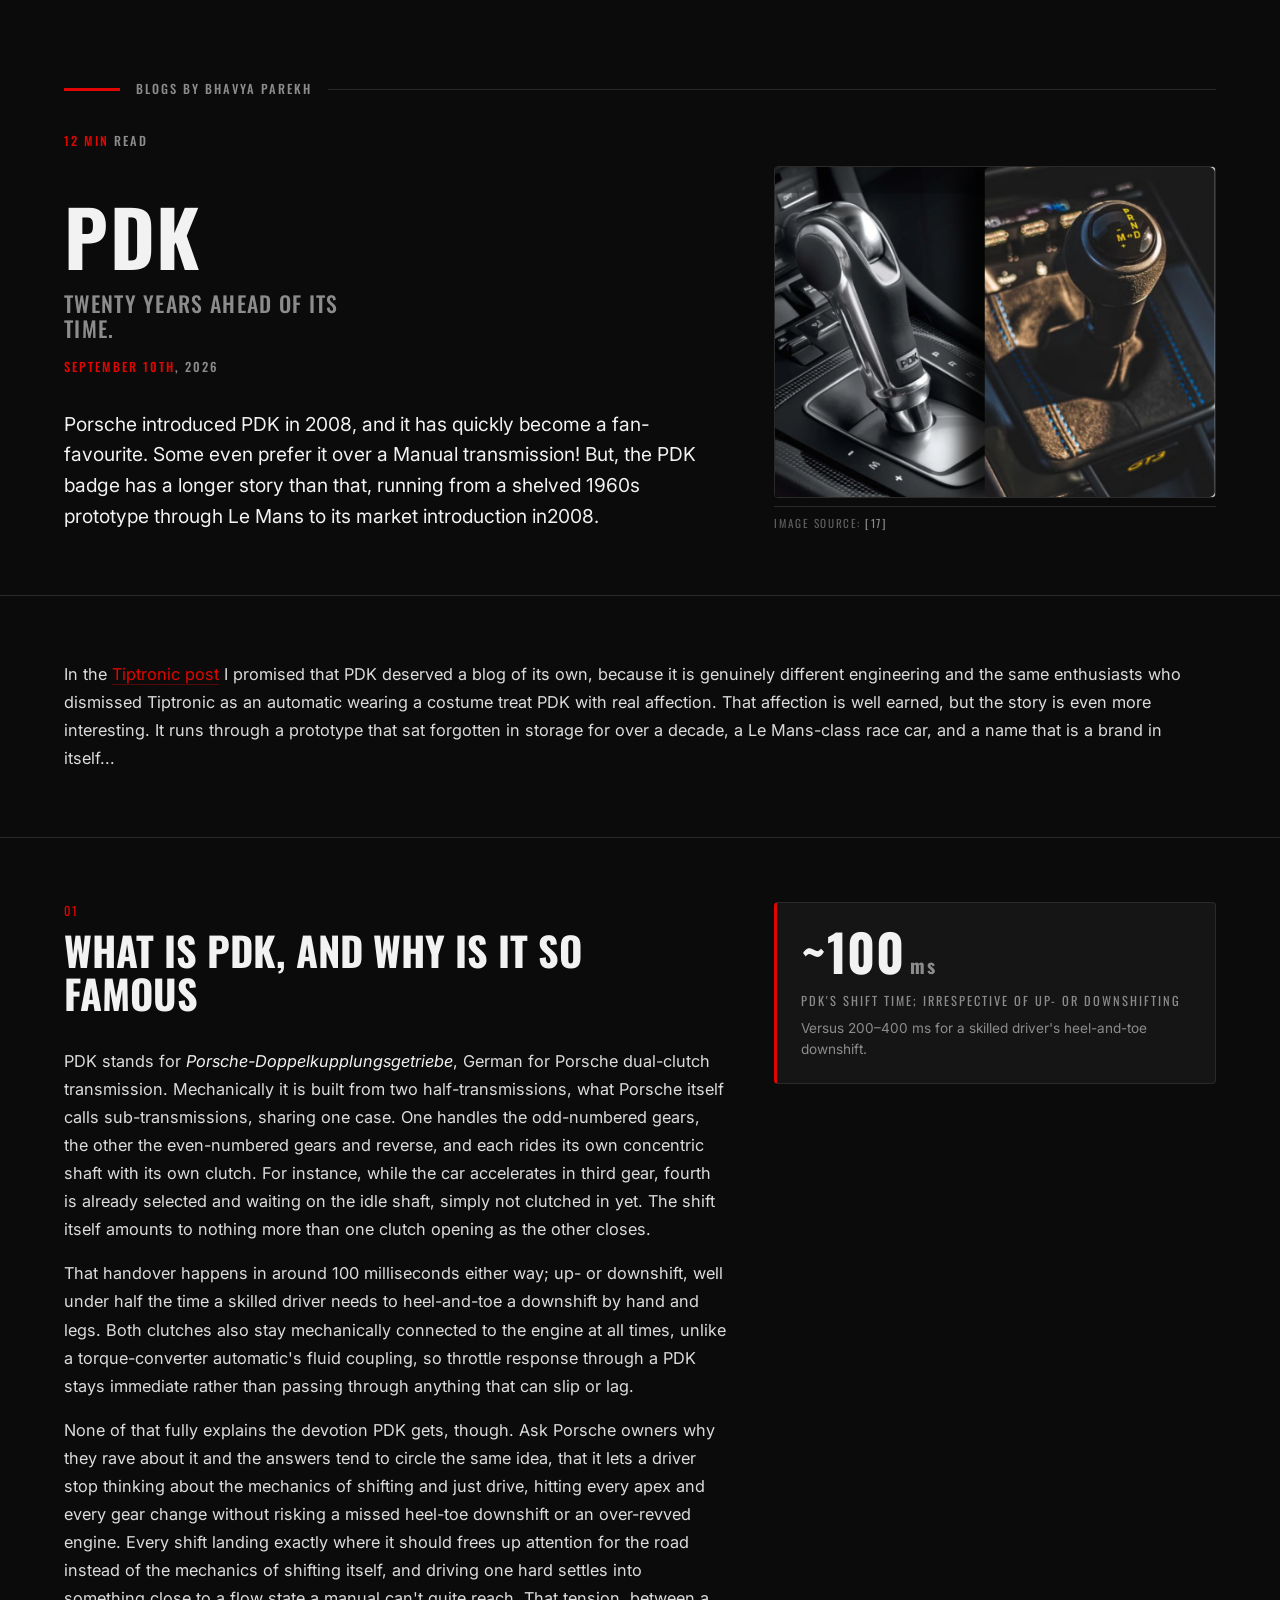
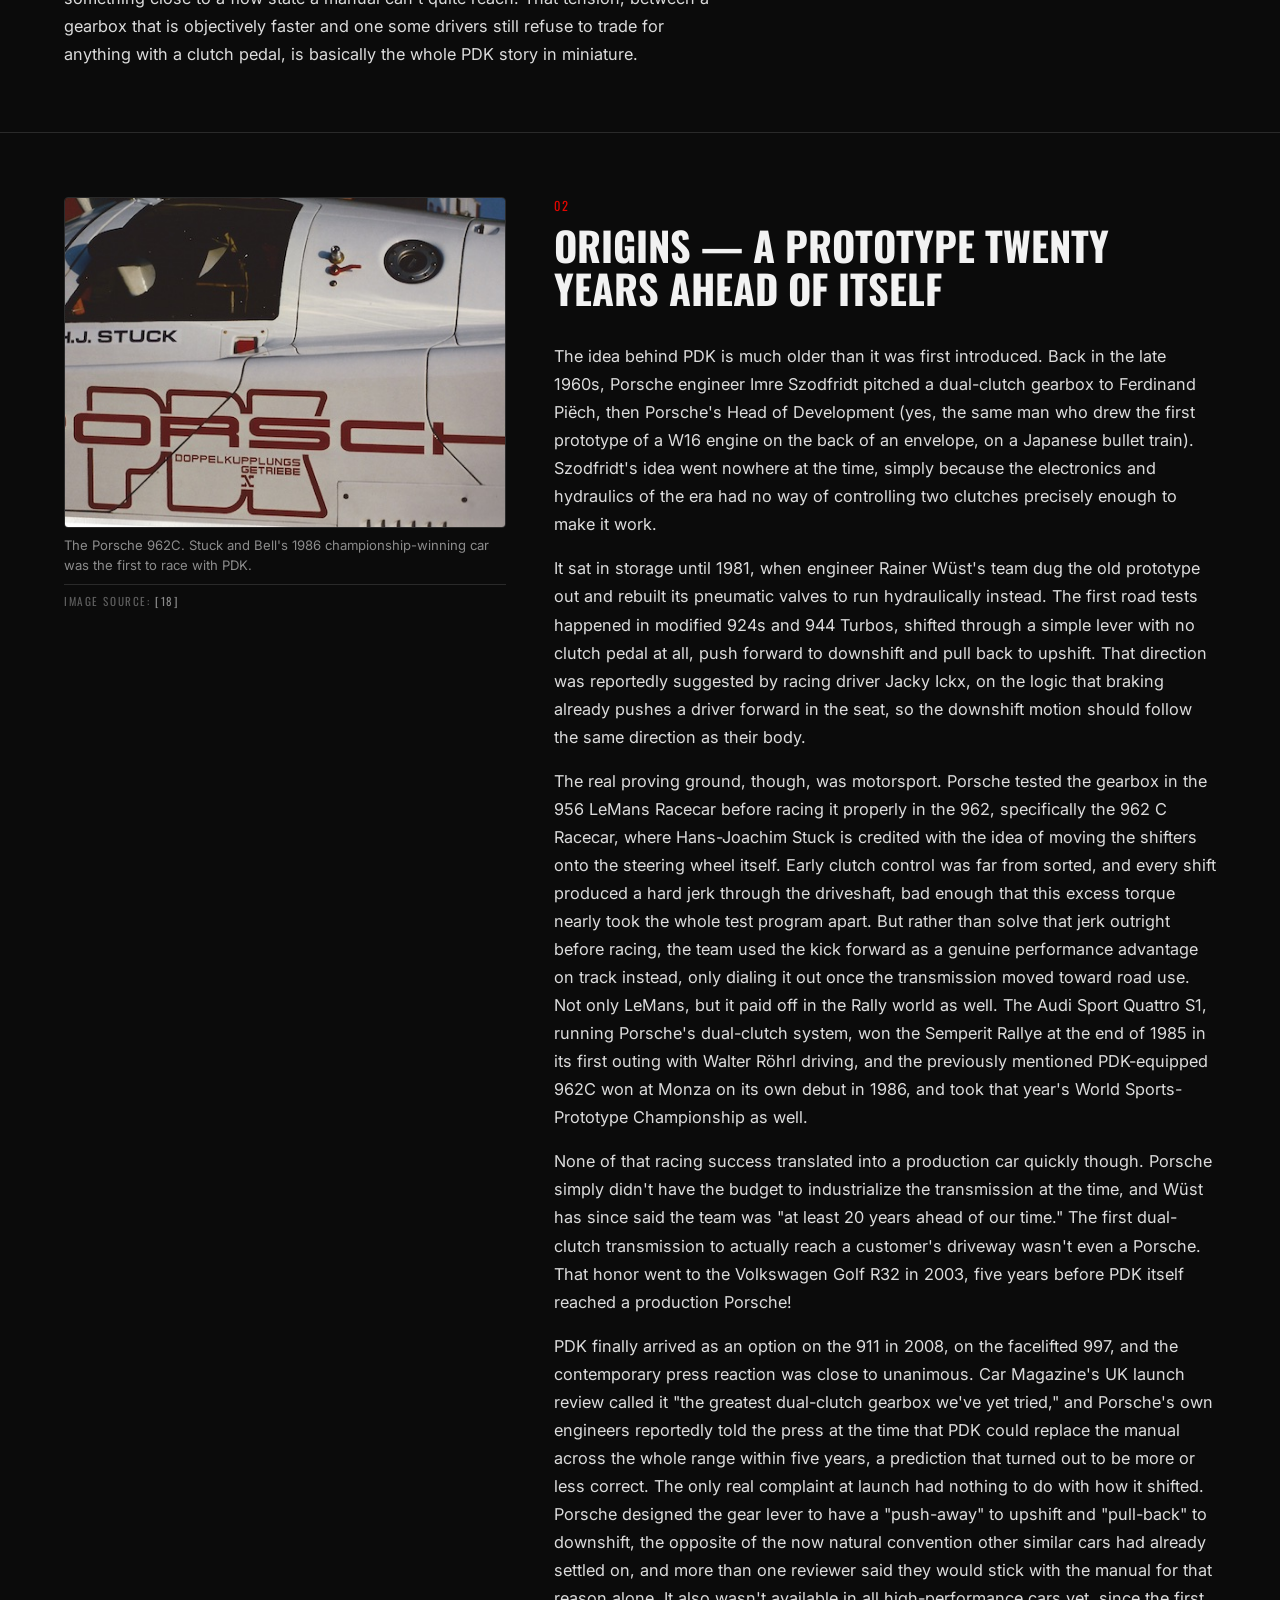
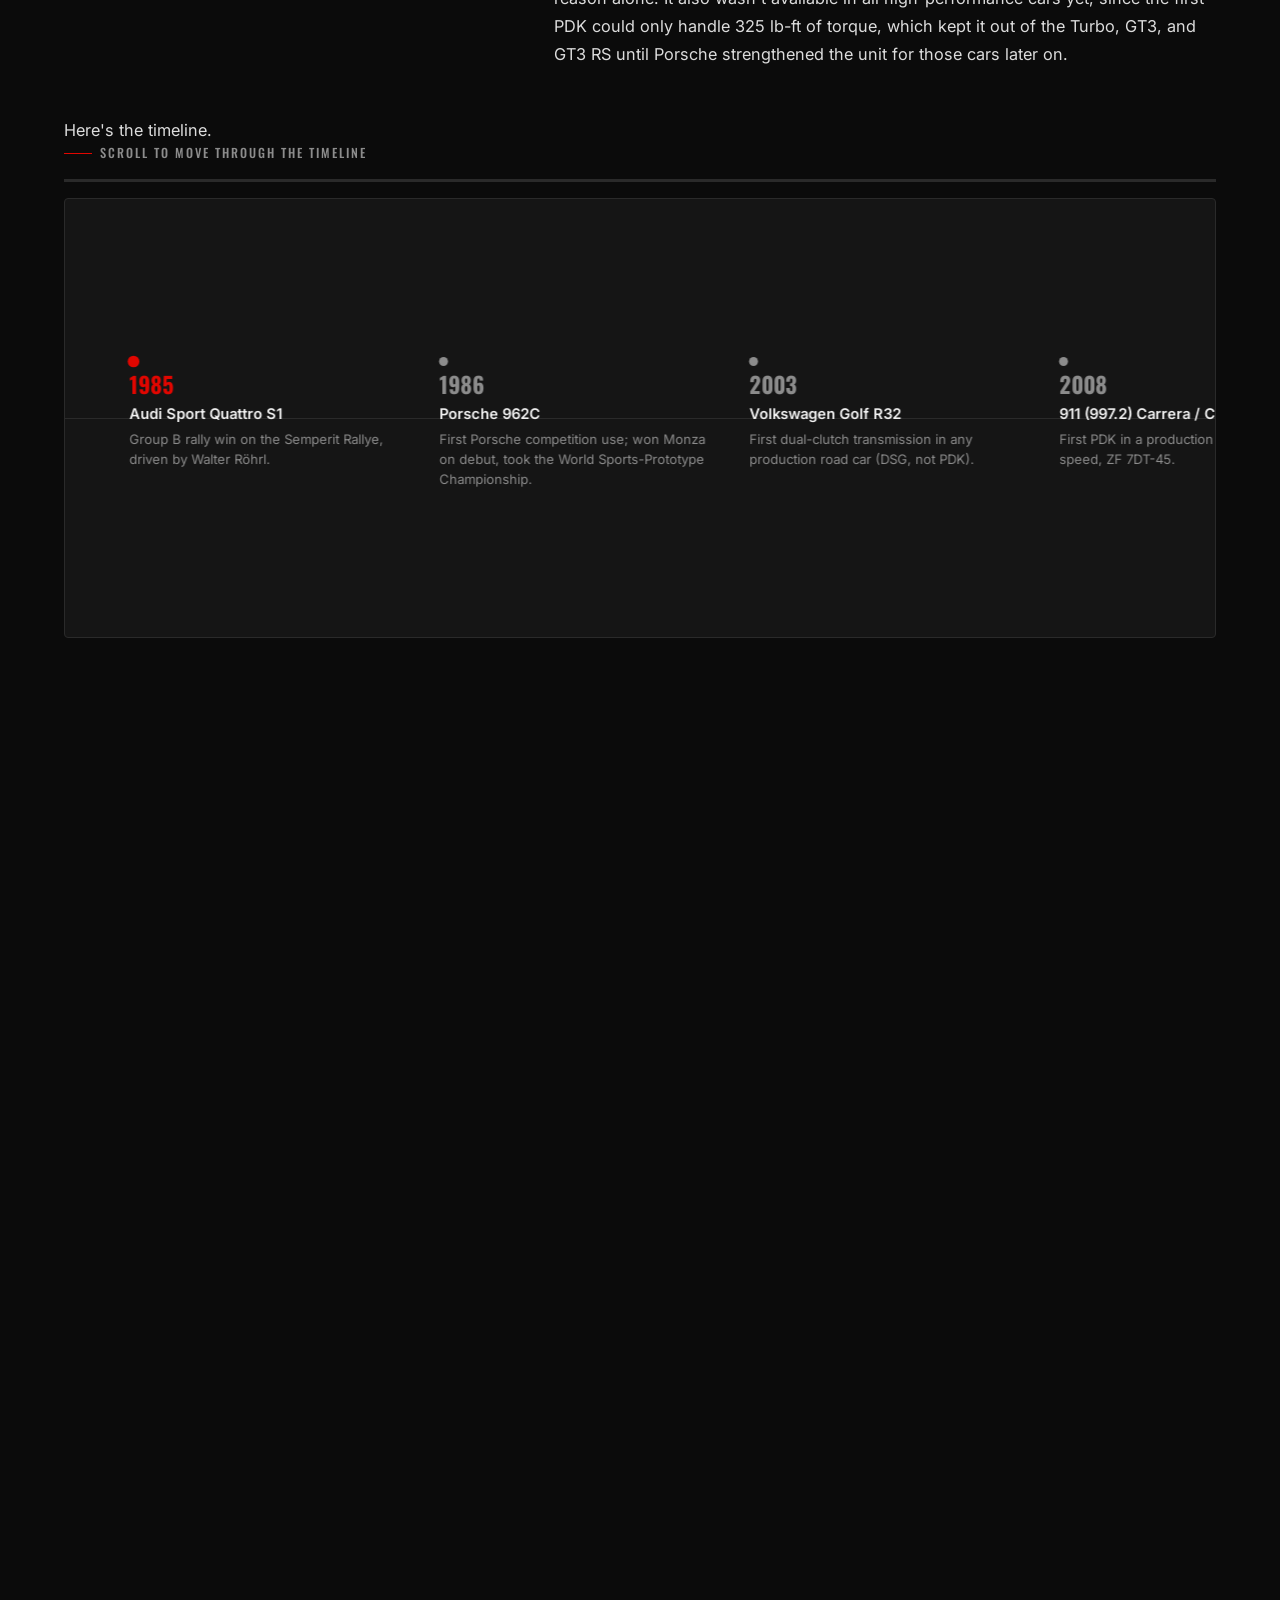
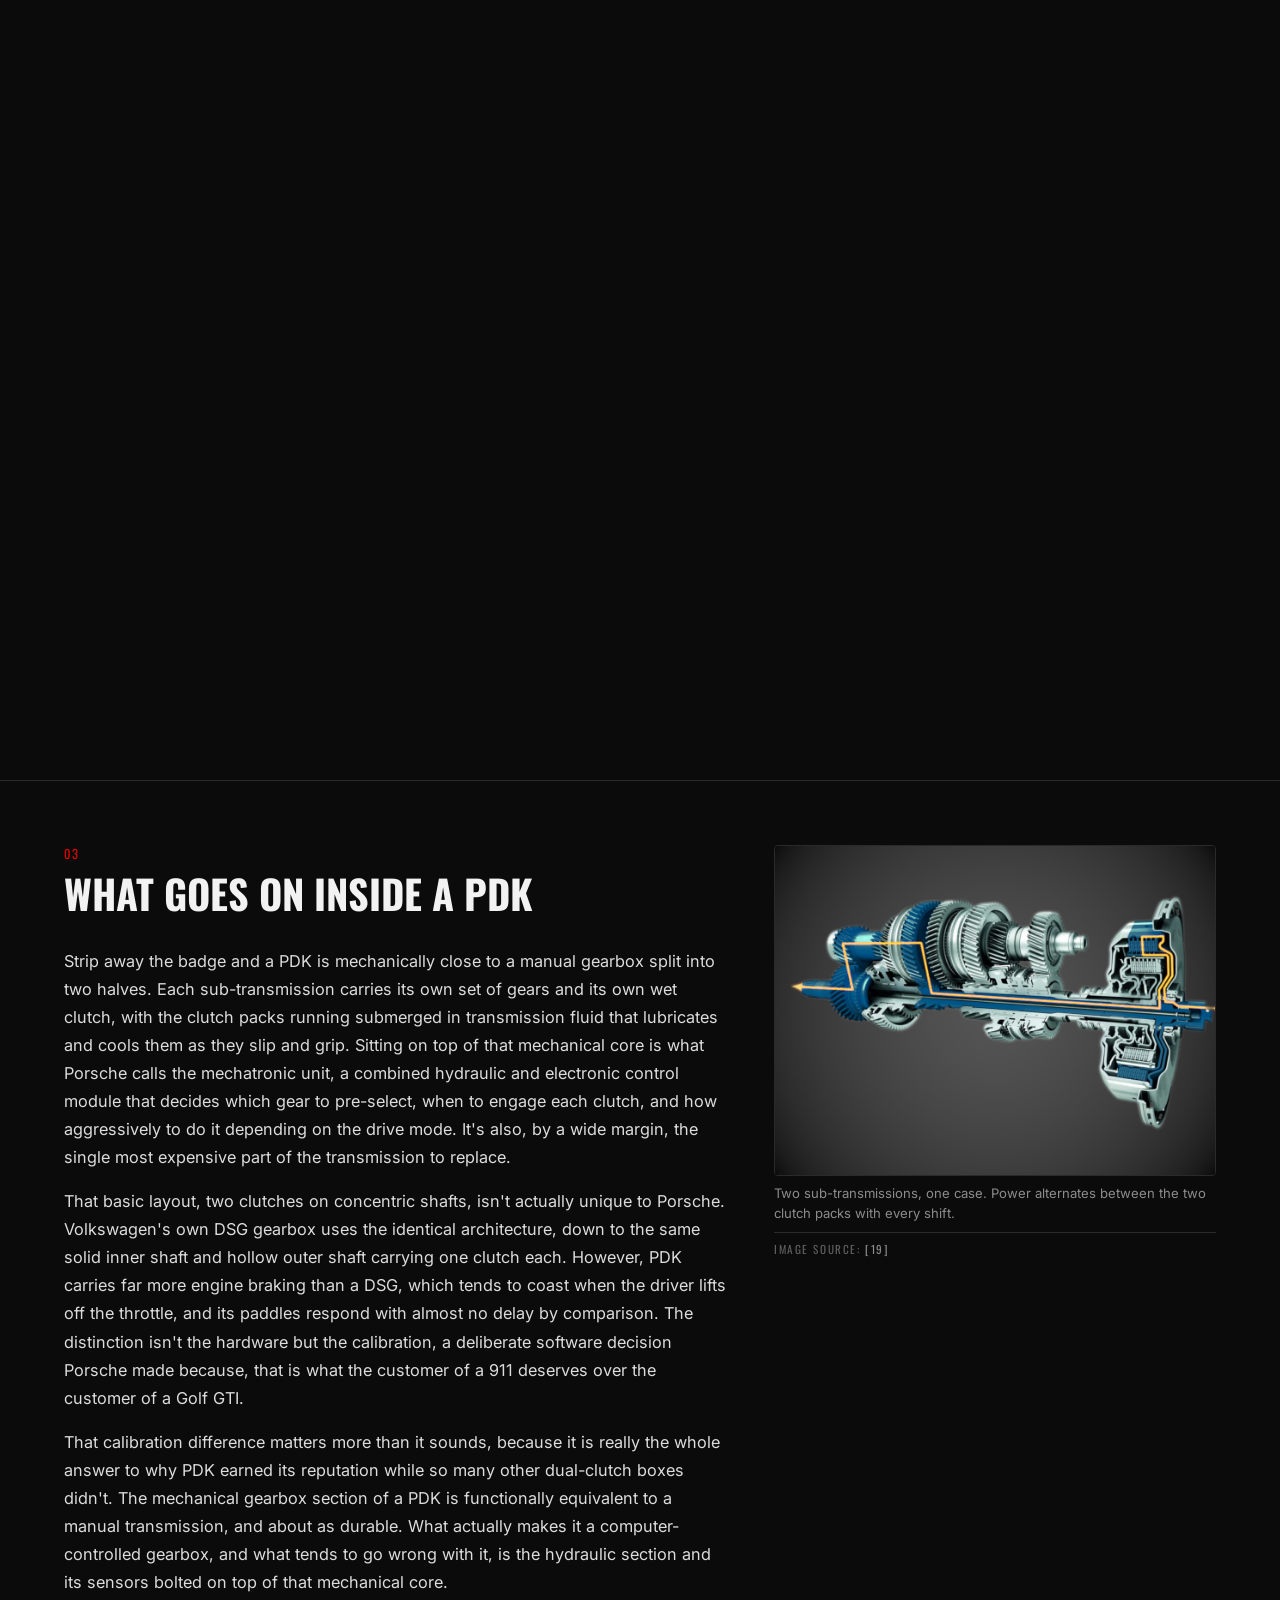
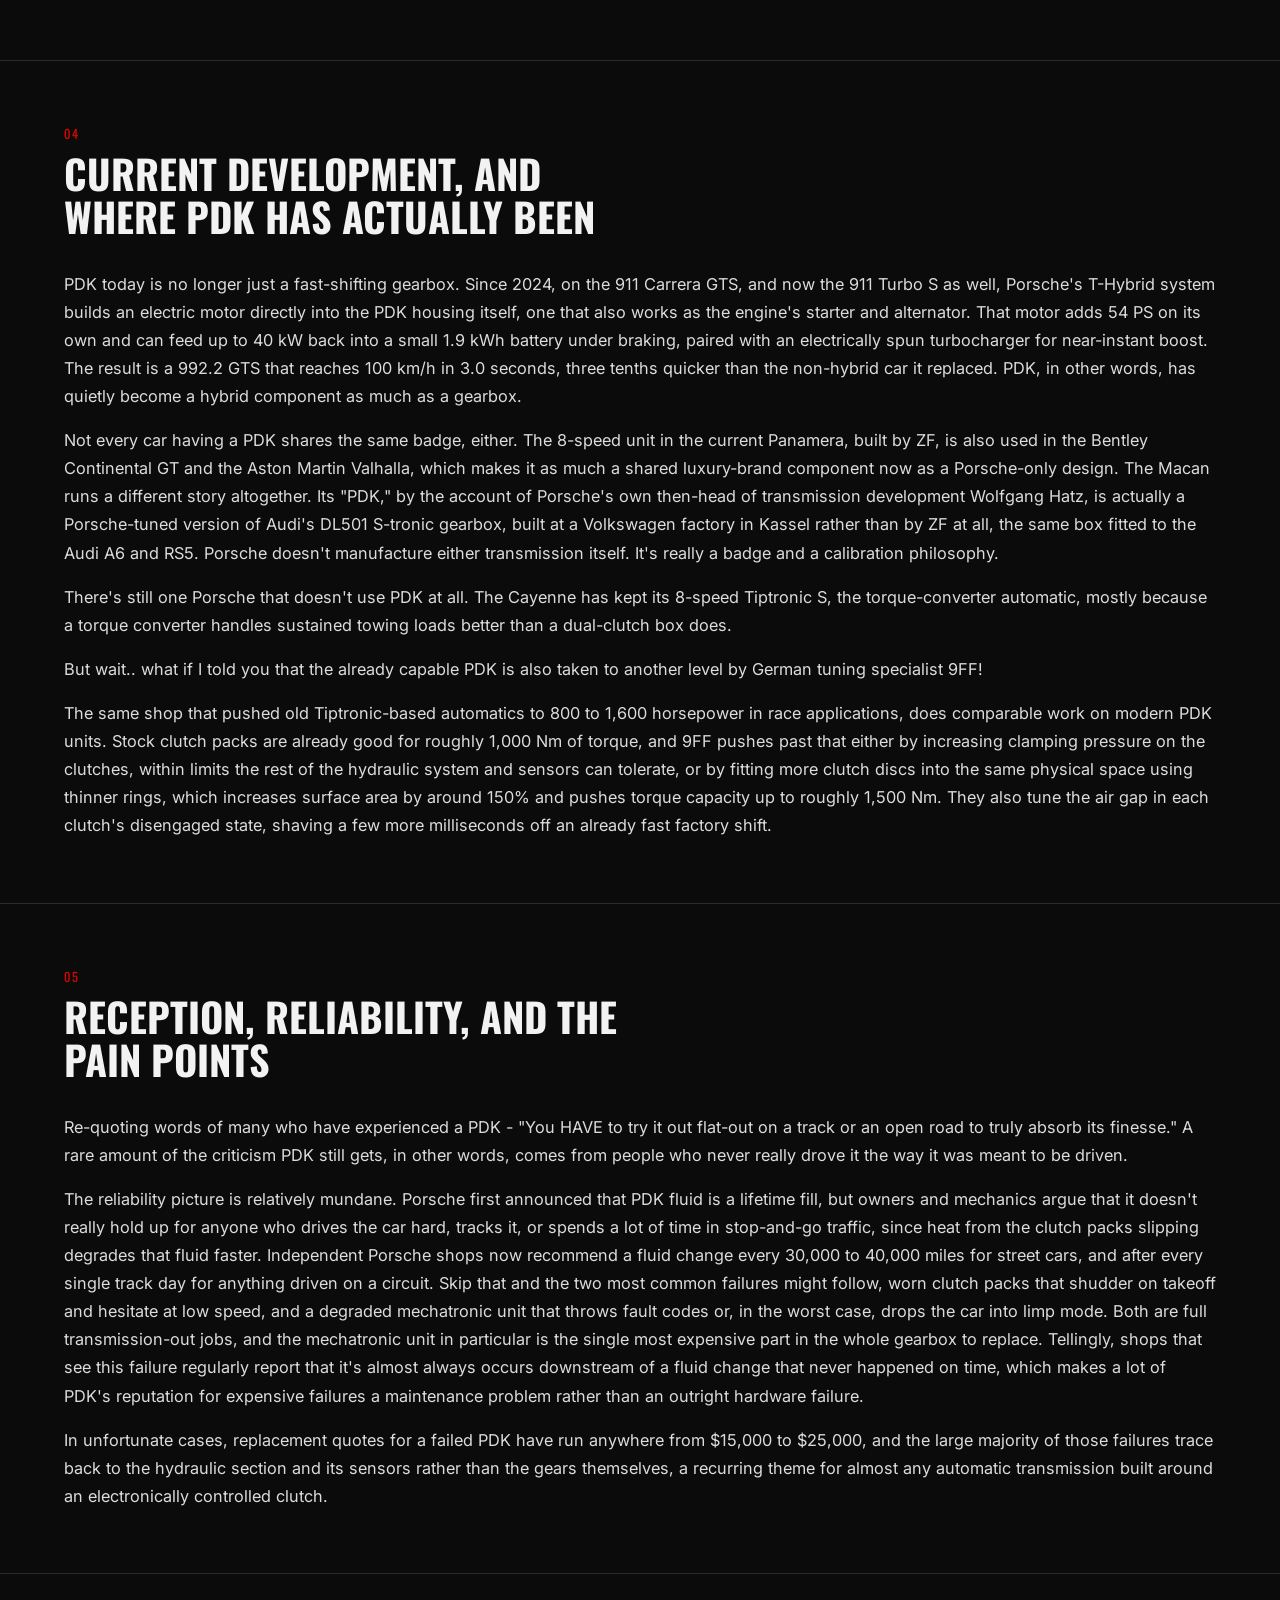
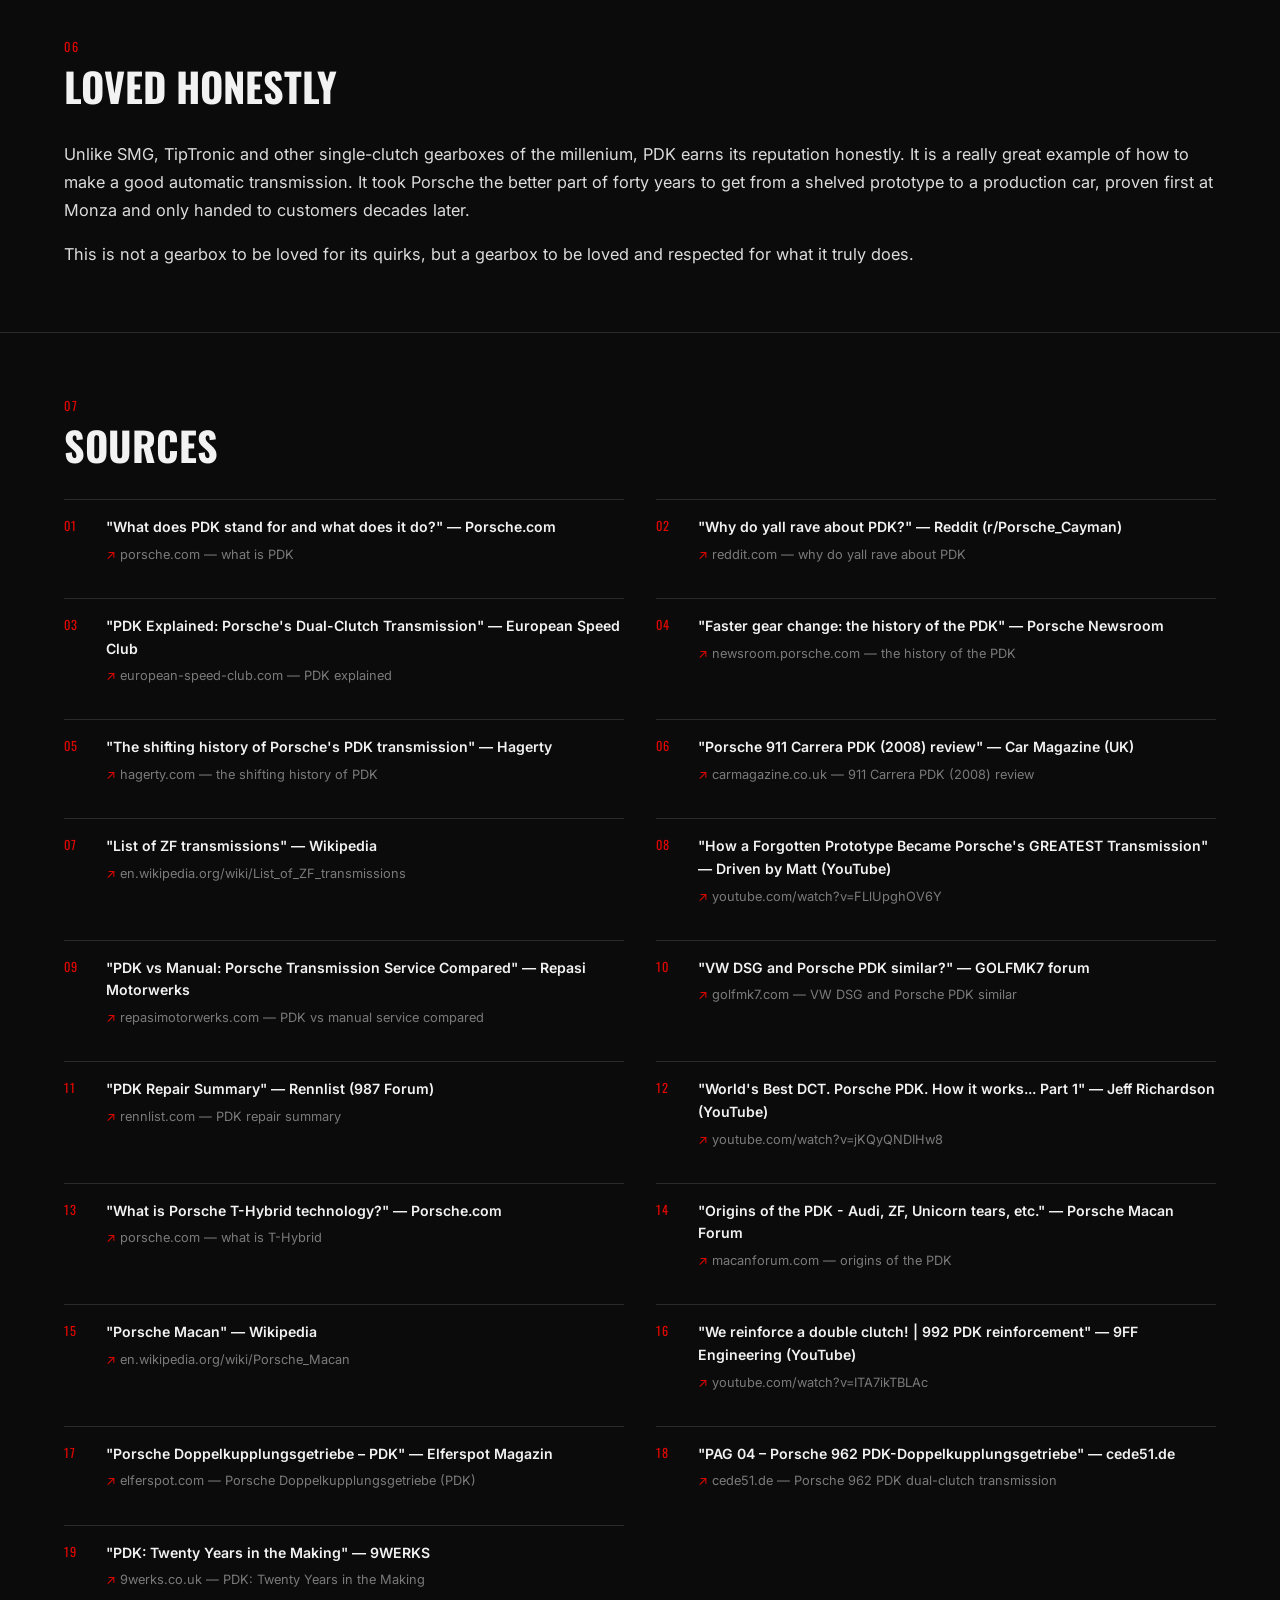
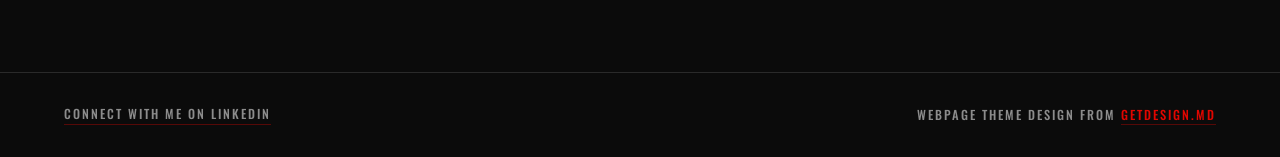
<file: pdk/index.html>
<!DOCTYPE html>
<html lang="en">
<head>
<meta charset="utf-8">
<meta name="viewport" content="width=device-width, initial-scale=1, viewport-fit=cover">
<title>PDK — The Gearbox Porsche Waited Twenty Years to Sell You</title>
<meta name="description" content="PDK's dual-clutch idea is decades older than its 2008 road debut: a shelved 1960s prototype, a Le Mans-class racer, and a badge that today covers at least two different gearboxes. The origins, internals, and reliability of Porsche's PDK.">
<meta name="theme-color" content="#0B0B0B">
<meta property="og:title" content="PDK — The Gearbox Porsche Waited Twenty Years to Sell You">
<meta property="og:description" content="PDK's dual-clutch idea is decades older than its 2008 road debut: a shelved 1960s prototype, a Le Mans-class racer, and a badge that today covers at least two different gearboxes.">
<meta property="og:type" content="article">

<link rel="preconnect" href="https://fonts.googleapis.com">
<link rel="preconnect" href="https://fonts.gstatic.com" crossorigin>
<link href="https://fonts.googleapis.com/css2?family=Oswald:wght@400;500;600;700&family=Inter:wght@400;500;600;700&display=swap" rel="stylesheet">

<style>
/* ============================================================
   Design tokens — DESIGN.md "Motorsport Livery"
   ============================================================ */
:root{
  --primary:#F2F2F2;
  --secondary:#8C8C8C;
  --tertiary:#E10600;
  --neutral:#0B0B0B;
  --surface:#151515;
  --on-primary:#0B0B0B;

  --line:#2A2A2A;

  --font-display:"Oswald","Arial Narrow","Helvetica Neue Condensed",Impact,system-ui,sans-serif;
  --font-body:"Inter",-apple-system,BlinkMacSystemFont,"Segoe UI",Roboto,Helvetica,Arial,sans-serif;

  --r-sm:0px;
  --r-md:2px;
  --r-lg:4px;

  --s-sm:8px;
  --s-md:16px;
  --s-lg:32px;

  --maxw:1280px;
  --gutter:clamp(20px,5vw,64px);
}

*,*::before,*::after{box-sizing:border-box}
html{-webkit-text-size-adjust:100%;scroll-behavior:smooth}
@media (prefers-reduced-motion:reduce){html{scroll-behavior:auto}}

body{
  margin:0;
  background:var(--neutral);
  color:var(--primary);
  font-family:var(--font-body);
  font-size:0.95rem;
  line-height:1.5;
  -webkit-font-smoothing:antialiased;
  overflow-x:hidden;
}

img{max-width:100%;display:block}
a{color:var(--tertiary);text-decoration:none;border-bottom:1px solid rgba(225,6,0,.35)}
a:hover,a:focus-visible{border-bottom-color:var(--tertiary)}
:focus-visible{outline:2px solid var(--tertiary);outline-offset:3px}

/* ============================================================
   Reading progress
   ============================================================ */
.progress{
  position:fixed;top:0;left:0;right:0;height:3px;
  background:transparent;z-index:100;pointer-events:none;
}
.progress__bar{
  height:100%;width:0%;
  background:var(--tertiary);
  transform-origin:left center;
}

/* ============================================================
   Shell
   ============================================================ */
.wrap{
  max-width:var(--maxw);
  margin:0 auto;
  padding-inline:var(--gutter);
}

.label{
  font-family:var(--font-display);
  font-size:0.78rem;
  font-weight:500;
  letter-spacing:0.16em;
  text-transform:uppercase;
  color:var(--secondary);
}

/* ============================================================
   Masthead / hero
   ============================================================ */
.masthead{
  border-bottom:1px solid var(--line);
  padding-block:calc(var(--s-lg) * 2.5) calc(var(--s-lg) * 2);
  position:relative;
}
.masthead__kicker{
  display:flex;align-items:center;gap:var(--s-md);
  margin-bottom:var(--s-lg);
}
.masthead__home{
  color:var(--secondary);
  border-bottom:1px solid transparent;
}
.masthead__home:hover,.masthead__home:focus-visible{
  color:var(--primary);
  border-bottom-color:var(--tertiary);
}
.masthead__kicker::after{
  content:"";height:1px;flex:1;background:var(--line);
}
.masthead__rule{
  width:56px;height:3px;background:var(--tertiary);flex:none;
}
h1,.h1{
  font-family:var(--font-display);
  font-weight:700;
  letter-spacing:0.02em;
  line-height:1.02;
  margin:0;
  text-transform:uppercase;
}
.masthead h1{
  font-size:clamp(2.2rem,6vw,5rem);
  max-width:15ch;
}
.masthead h1 em{
  font-style:normal;
  display:block;
  margin-top:16px;
  font-size:clamp(0.95rem,1.7vw,1.5rem);
  font-weight:500;
  line-height:1.18;
  letter-spacing:0.06em;
  color:var(--secondary);
  max-width:26ch;
}
.masthead__dek{
  margin:var(--s-lg) 0 0;
  max-width:60ch;
  font-size:clamp(1rem,1.6vw,1.2rem);
  line-height:1.6;
  color:var(--primary);
}
.masthead__meta{
  margin-top:calc(var(--s-lg) * 1.25);
  display:flex;flex-wrap:wrap;gap:var(--s-md) var(--s-lg);
}
.masthead__meta span{position:relative}

.masthead__grid{
  display:grid;
  grid-template-columns:60fr 40fr;
  gap:calc(var(--s-lg) * 1.5);
  align-items:end;
}
.masthead__art{align-self:end}
.masthead__art .figure__frame{aspect-ratio:4/3}
@media (max-width:900px){
  .masthead__grid{grid-template-columns:1fr;gap:calc(var(--s-lg) * 1.25)}
}

/* ============================================================
   Section grid — 60 / 40 text-to-media split
   ============================================================ */
.section{
  border-bottom:1px solid var(--line);
  padding-block:calc(var(--s-lg) * 2);
}
.section__grid{
  display:grid;
  grid-template-columns:60fr 40fr;
  gap:calc(var(--s-lg) * 1.5);
  align-items:start;
}
.section__text > *:first-child{margin-top:0}
.section__text > *:last-child{margin-bottom:0}

.section__media{
  position:sticky;
  top:calc(var(--s-lg) * 2);
  display:flex;
  flex-direction:column;
  gap:var(--s-md);
}

@media (max-width:900px){
  .section__grid{grid-template-columns:1fr;gap:calc(var(--s-lg) * 1.25)}
  .section__media{position:static;top:auto}
}

/* Alternating layout — every other media-bearing section flips to
   media-left / text-right instead of the default text-left / media-right. */
.section--reverse .section__grid{grid-template-columns:40fr 60fr}
.section--reverse .section__text{order:2}
.section--reverse .section__media{order:1}
@media (max-width:900px){
  .section--reverse .section__grid{grid-template-columns:1fr}
  .section--reverse .section__text{order:0}
  .section--reverse .section__media{order:0}
}

/* A section with no media runs its text the full width of .wrap instead of
   reserving an empty 40% column. Paragraphs' own 68ch cap (below) would
   otherwise still leave that space blank, so lift it here too. */
.section--full .section__text{max-width:none}
.section--full .section__text p{max-width:none}

/* ============================================================
   Prose
   ============================================================ */
.section__num{
  display:block;
  font-family:var(--font-display);
  font-size:0.78rem;
  letter-spacing:0.16em;
  color:var(--tertiary);
  margin-bottom:var(--s-sm);
}
h2{
  font-family:var(--font-display);
  font-size:clamp(1.75rem,3.4vw,2.5rem);
  font-weight:700;
  line-height:1.08;
  text-transform:uppercase;
  margin:0 0 var(--s-lg);
  max-width:26ch;
}
p{margin:0 0 var(--s-md);max-width:68ch}
.section__text p{font-size:1.02rem;line-height:1.72;color:#DCDCDC}
.section__text strong{color:var(--primary);font-weight:600}
.section__text em{color:var(--primary)}

/* ============================================================
   Stat callouts
   ============================================================ */
.stat{
  background:var(--surface);
  border:1px solid var(--line);
  border-left:3px solid var(--tertiary);
  border-radius:var(--r-lg);
  padding:24px;
}
.stat__value{
  font-family:var(--font-display);
  font-size:clamp(2.2rem,5vw,3.2rem);
  font-weight:700;
  line-height:0.95;
  letter-spacing:0.01em;
  color:var(--primary);
  display:block;
}
.stat__value small{
  font-size:0.38em;
  letter-spacing:0.08em;
  color:var(--secondary);
  margin-left:6px;
}
.stat__label{
  display:block;
  margin-top:var(--s-md);
  font-family:var(--font-display);
  font-size:0.78rem;
  letter-spacing:0.16em;
  text-transform:uppercase;
  color:var(--secondary);
}
.stat__note{
  margin:var(--s-sm) 0 0;
  font-size:0.85rem;
  line-height:1.5;
  color:var(--secondary);
  max-width:none;
}
.stat-grid{display:grid;gap:var(--s-md)}
@media (min-width:520px) and (max-width:900px){
  .stat-grid{grid-template-columns:1fr 1fr}
}

/* ============================================================
   Figures + graceful "coming soon" placeholders
   ============================================================ */
.figure{margin:0}
.figure__frame{
  position:relative;
  background:var(--surface);
  border:1px solid var(--line);
  border-radius:var(--r-lg);
  overflow:hidden;
  aspect-ratio:4/3;
}
.figure__frame img{
  width:100%;height:100%;
  object-fit:cover;
}
.figure__ph{
  position:absolute;inset:0;
  display:none;
  flex-direction:column;
  align-items:center;
  justify-content:center;
  gap:var(--s-sm);
  text-align:center;
  padding:var(--s-lg);
  background:var(--surface);
  border:1px dashed var(--line);
}
.figure__ph .label{color:var(--secondary)}
.figure__ph-file{
  font-family:var(--font-body);
  font-size:0.78rem;
  color:#5E5E5E;
  word-break:break-all;
}
/* JS marks the frame when the asset fails to load */
.figure.is-missing img{display:none}
.figure.is-missing .figure__ph{display:flex}
.figure figcaption{
  margin-top:var(--s-sm);
  font-size:0.82rem;
  line-height:1.5;
  color:var(--secondary);
}
/* Credit line under every image — sits below the caption, quieter than it */
.figure__src{
  display:block;
  margin-top:var(--s-sm);
  padding-top:var(--s-sm);
  border-top:1px solid var(--line);
  font-family:var(--font-display);
  font-size:0.7rem;
  font-weight:400;
  letter-spacing:0.14em;
  text-transform:uppercase;
  color:#5E5E5E;
}
/* The reference number links down to the matching entry in Sources */
.figure__src a{
  color:var(--secondary);
  border-bottom-color:transparent;
}
.figure__src a:hover,.figure__src a:focus-visible{
  color:var(--tertiary);
  border-bottom-color:var(--tertiary);
}

/* ============================================================
   Alternating figure — two images cross-fading in place, every
   2s, like a two-frame GIF. JS toggles .is-active between them.
   ============================================================ */
.figure__frame .alt-img{
  position:absolute;inset:0;
  width:100%;height:100%;
  object-fit:cover;
  opacity:0;
  transition:opacity .8s ease;
}
.figure__frame .alt-img.is-active{opacity:1}
@media (prefers-reduced-motion:reduce){
  .figure__frame .alt-img{transition:none}
}

/* ============================================================
   Timeline (Section 04) — horizontal, scroll-driven
   ============================================================ */
.timeline__hint{
  display:flex;align-items:center;gap:var(--s-sm);
  margin-bottom:var(--s-md);
}
.timeline__hint::before{content:"";width:28px;height:1px;background:var(--tertiary);flex:none}

.timeline__bar{
  height:3px;
  margin-bottom:var(--s-md);
  background:var(--line);
  border-radius:var(--r-sm);
  overflow:hidden;
}
.timeline__bar-fill{height:100%;width:0%;background:var(--tertiary)}

.timeline__spacer{position:relative}
.timeline__pin{
  position:sticky;
  top:calc(var(--s-lg) * 2);
  height:clamp(340px,42vw,440px);
  border:1px solid var(--line);
  border-radius:var(--r-lg);
  background:var(--surface);
  overflow:hidden;
  display:flex;
}
.timeline__viewport{
  position:relative;
  flex:1;
  display:flex;
  align-items:center;
  overflow:hidden;
}
.timeline__rail{position:absolute;left:0;right:0;top:50%;height:1px;background:var(--line)}
.timeline__track{
  position:relative;
  display:flex;
  gap:calc(var(--s-lg) * 1.25);
  padding-inline:var(--gutter);
  will-change:transform;
}
.timeline__item{
  flex:0 0 auto;
  width:clamp(210px,22vw,270px);
  position:relative;
  padding-top:calc(var(--s-lg) + 6px);
}
.timeline__dot{
  position:absolute;
  top:calc(var(--s-lg) - 4px);
  left:0;
  width:9px;height:9px;
  border-radius:50%;
  background:var(--secondary);
  transition:background .2s ease,transform .2s ease;
}
.timeline__item.is-active .timeline__dot{background:var(--tertiary);transform:scale(1.3)}
.timeline__year{
  display:block;
  font-family:var(--font-display);
  font-size:1.4rem;
  font-weight:700;
  color:var(--secondary);
  transition:color .2s ease;
}
.timeline__item.is-active .timeline__year{color:var(--tertiary)}
.timeline__model{
  display:block;
  margin-top:4px;
  font-weight:600;
  color:var(--primary);
  font-size:0.92rem;
  line-height:1.35;
}
.timeline__note{margin-top:6px;font-size:0.82rem;line-height:1.5;color:var(--secondary);max-width:none}

/* No-JS, or prefers-reduced-motion (".no-scrub"): a normal swipeable strip
   with native horizontal scroll instead of scroll-hijacked translation. */
.no-js .timeline__pin,.timeline.no-scrub .timeline__pin{
  position:static;height:auto;overflow-x:auto;-webkit-overflow-scrolling:touch;
}
.no-js .timeline__track,.timeline.no-scrub .timeline__track{transform:none !important}
.no-js .timeline__bar,.timeline.no-scrub .timeline__bar,
.no-js .timeline__hint,.timeline.no-scrub .timeline__hint{display:none}

@media (max-width:640px){
  .timeline__pin{height:clamp(300px,66vw,380px)}
}

/* ============================================================
   Sources
   ============================================================ */
.sources{padding-block:calc(var(--s-lg) * 2)}
.sources ol{
  margin:0;padding:0;list-style:none;
  counter-reset:src;
  display:grid;
  gap:var(--s-md);
}
@media (min-width:900px){
  .sources ol{grid-template-columns:1fr 1fr;gap:var(--s-md) var(--s-lg)}
}
.sources li{
  counter-increment:src;
  position:relative;
  padding:var(--s-md) 0 var(--s-md) 42px;
  border-top:1px solid var(--line);
  font-size:0.88rem;
  line-height:1.6;
  color:var(--secondary);
  scroll-margin-top:var(--s-lg);
}
/* Arrived here from an image credit — mark which entry was meant */
.sources li:target{border-top-color:var(--tertiary)}
.sources li:target b{color:var(--tertiary)}
.sources li::before{
  content:counter(src,decimal-leading-zero);
  position:absolute;left:0;top:var(--s-md);
  font-family:var(--font-display);
  font-size:0.78rem;
  letter-spacing:0.12em;
  color:var(--tertiary);
}
.sources li b{display:block;color:var(--primary);font-weight:600;margin-bottom:4px}
.sources li a{
  display:inline-block;
  font-size:0.8rem;
  word-break:break-word;
  border-bottom-color:transparent;
  color:#7A7A7A;
}
.sources li a::before{content:"↗ ";color:var(--tertiary)}
.sources li a:hover,.sources li a:focus-visible{color:var(--tertiary);border-bottom-color:var(--tertiary)}

/* ============================================================
   Foot
   ============================================================ */
.foot{
  border-top:1px solid var(--line);
  padding-block:var(--s-lg);
  display:flex;
  flex-wrap:wrap;
  gap:var(--s-md);
  justify-content:space-between;
  align-items:center;
}

/* ============================================================
   Scroll reveal
   ============================================================ */
.reveal{
  opacity:0;
  transform:translateY(22px);
  transition:opacity .7s cubic-bezier(.22,.61,.36,1),transform .7s cubic-bezier(.22,.61,.36,1);
  will-change:opacity,transform;
}
.reveal.is-in{opacity:1;transform:none}
.reveal[data-delay="1"]{transition-delay:.09s}
.reveal[data-delay="2"]{transition-delay:.18s}

@media (prefers-reduced-motion:reduce){
  .reveal{opacity:1;transform:none;transition:none}
}
/* Never hide content if JS never runs */
.no-js .reveal{opacity:1;transform:none}

/* Above the fold: animate on paint, don't wait for the observer to boot. */
.rise{
  opacity:0;
  animation:rise .8s cubic-bezier(.22,.61,.36,1) forwards;
}
.rise[data-delay="1"]{animation-delay:.12s}
.rise[data-delay="2"]{animation-delay:.24s}
@keyframes rise{
  from{opacity:0;transform:translateY(22px)}
  to{opacity:1;transform:none}
}
@media (prefers-reduced-motion:reduce){
  .rise{opacity:1;animation:none}
}
.masthead h1 + .reading-time,.hero h1 + .reading-time{margin:16px 0 0}</style>
<link rel="stylesheet" href="../assets/reading-time.css">
<script src="../assets/reading-time.js" defer></script>
<script src="../assets/analytics.js" defer></script>
</head>

<body class="no-js">

<div class="progress" aria-hidden="true"><div class="progress__bar" id="progressBar"></div></div>

<header class="masthead">
  <div class="wrap">
    <div class="masthead__kicker rise">
      <span class="masthead__rule"></span>
      <a class="label masthead__home" href="../">Blogs by Bhavya Parekh</a>
    </div>

    <div class="masthead__grid">
      <div class="masthead__lede">
        <h1 class="rise" data-delay="1">PDK <em>Twenty Years Ahead of Its Time.</em></h1><p class="reading-time label"><time datetime="2026-09-10"><span class="reading-time__duration">September 10th</span><span>, 2026</span></time></p>
        <p class="masthead__dek rise" data-delay="2">Porsche introduced PDK in 2008, and it has quickly become a fan-favourite. Some even prefer it over a Manual transmission! But, the PDK badge has a longer story than that, running from a shelved 1960s prototype through Le Mans to its market introduction in2008.</p>
      </div>

      <figure class="figure masthead__art rise" data-delay="2">
        <div class="figure__frame">
          <img src="assets/fig-00-hero.png" alt="A Porsche PDK paddle shifter and instrument cluster.">
          <div class="figure__ph">
            <span class="label">Lead image coming soon</span>
            <span class="figure__ph-file">assets/fig-00-hero.jpg or .png</span>
          </div>
        </div>
        <figcaption><span class="figure__src">Image source: <a href="#src-17">[17]</a></span></figcaption>
      </figure>
    </div>
  </div>
</header>

<main>

  <!-- Intro continued — split out of the hero dek so the hero image is
       visible without scrolling. No heading: still the article's lede. -->
  <section class="section section--full">
    <div class="wrap">
      <div class="section__text reveal">
        <p>In the <a href="../tiptronic/index.html">Tiptronic post</a> I promised that PDK deserved a blog of its own, because it is genuinely different engineering and the same enthusiasts who dismissed Tiptronic as an automatic wearing a costume treat PDK with real affection. That affection is well earned, but the story is even more interesting. It runs through a prototype that sat forgotten in storage for over a decade, a Le Mans-class race car, and a name that is a brand in itself...</p>
      </div>
    </div>
  </section>

  <!-- 01 ------------------------------------------------------------ -->
  <section class="section">
    <div class="wrap section__grid">
      <div class="section__text reveal">
        <span class="section__num">01</span>
        <h2>What Is PDK, and Why Is It So Famous</h2>
        <p>PDK stands for <em>Porsche-Doppelkupplungsgetriebe</em>, German for Porsche dual-clutch transmission. Mechanically it is built from two half-transmissions, what Porsche itself calls sub-transmissions, sharing one case. One handles the odd-numbered gears, the other the even-numbered gears and reverse, and each rides its own concentric shaft with its own clutch. For instance, while the car accelerates in third gear, fourth is already selected and waiting on the idle shaft, simply not clutched in yet. The shift itself amounts to nothing more than one clutch opening as the other closes.</p>
        <p>That handover happens in around 100 milliseconds either way; up- or downshift, well under half the time a skilled driver needs to heel-and-toe a downshift by hand and legs. Both clutches also stay mechanically connected to the engine at all times, unlike a torque-converter automatic's fluid coupling, so throttle response through a PDK stays immediate rather than passing through anything that can slip or lag.</p>
        <p>None of that fully explains the devotion PDK gets, though. Ask Porsche owners why they rave about it and the answers tend to circle the same idea, that it lets a driver stop thinking about the mechanics of shifting and just drive, hitting every apex and every gear change without risking a missed heel-toe downshift or an over-revved engine. Every shift landing exactly where it should frees up attention for the road instead of the mechanics of shifting itself, and driving one hard settles into something close to a flow state a manual can't quite reach. That tension, between a gearbox that is objectively faster and one some drivers still refuse to trade for anything with a clutch pedal, is basically the whole PDK story in miniature.</p>
      </div>

      <div class="section__media">
        <div class="stat reveal">
          <span class="stat__value">~100<small>ms</small></span>
          <span class="stat__label">PDK's shift time; IRRESPECTIVE OF UP- or downshifting</span>
          <p class="stat__note">Versus 200–400 ms for a skilled driver's heel-and-toe downshift.</p>
        </div>
      </div>
    </div>
  </section>

  <!-- 02 ------------------------------------------------------------ -->
  <section class="section section--reverse">
    <div class="wrap section__grid">
      <div class="section__text reveal">
        <span class="section__num">02</span>
        <h2>Origins — A Prototype Twenty Years Ahead of Itself</h2>
        <p>The idea behind PDK is much older than it was first introduced. Back in the late 1960s, Porsche engineer Imre Szodfridt pitched a dual-clutch gearbox to Ferdinand Piëch, then Porsche's Head of Development (yes, the same man who drew the first prototype of a W16 engine on the back of an envelope, on a Japanese bullet train). Szodfridt's idea went nowhere at the time, simply because the electronics and hydraulics of the era had no way of controlling two clutches precisely enough to make it work.</p>
        <p>It sat in storage until 1981, when engineer Rainer Wüst's team dug the old prototype out and rebuilt its pneumatic valves to run hydraulically instead. The first road tests happened in modified 924s and 944 Turbos, shifted through a simple lever with no clutch pedal at all, push forward to downshift and pull back to upshift. That direction was reportedly suggested by racing driver Jacky Ickx, on the logic that braking already pushes a driver forward in the seat, so the downshift motion should follow the same direction as their body.</p>
        <p>The real proving ground, though, was motorsport. Porsche tested the gearbox in the 956 LeMans Racecar before racing it properly in the 962, specifically the 962 C Racecar, where Hans-Joachim Stuck is credited with the idea of moving the shifters onto the steering wheel itself. Early clutch control was far from sorted, and every shift produced a hard jerk through the driveshaft, bad enough that this excess torque nearly took the whole test program apart. But rather than solve that jerk outright before racing, the team used the kick forward as a genuine performance advantage on track instead, only dialing it out once the transmission moved toward road use. Not only LeMans, but it paid off in the Rally world as well. The Audi Sport Quattro S1, running Porsche's dual-clutch system, won the Semperit Rallye at the end of 1985 in its first outing with Walter Röhrl driving, and the previously mentioned PDK-equipped 962C won at Monza on its own debut in 1986, and took that year's World Sports-Prototype Championship as well.</p>
        <p>None of that racing success translated into a production car quickly though. Porsche simply didn't have the budget to industrialize the transmission at the time, and Wüst has since said the team was "at least 20 years ahead of our time." The first dual-clutch transmission to actually reach a customer's driveway wasn't even a Porsche. That honor went to the Volkswagen Golf R32 in 2003, five years before PDK itself reached a production Porsche!</p>
        <p>PDK finally arrived as an option on the 911 in 2008, on the facelifted 997, and the contemporary press reaction was close to unanimous. Car Magazine's UK launch review called it "the greatest dual-clutch gearbox we've yet tried," and Porsche's own engineers reportedly told the press at the time that PDK could replace the manual across the whole range within five years, a prediction that turned out to be more or less correct. The only real complaint at launch had nothing to do with how it shifted. Porsche designed the gear lever to have a "push-away" to upshift and "pull-back" to downshift, the opposite of the now natural convention other similar cars had already settled on, and more than one reviewer said they would stick with the manual for that reason alone. It also wasn't available in all high-performance cars yet, since the first PDK could only handle 325 lb-ft of torque, which kept it out of the Turbo, GT3, and GT3 RS until Porsche strengthened the unit for those cars later on.</p>
      </div>

      <div class="section__media">
        <figure class="figure reveal" data-delay="1">
          <div class="figure__frame">
            <img src="assets/fig-01-962c.jpg" alt="The Porsche 962C, the first race car to run PDK, at Monza in 1986.">
            <div class="figure__ph">
              <span class="label">Image coming soon</span>
              <span class="figure__ph-file">assets/fig-01-962c.jpg or .png</span>
            </div>
          </div>
          <figcaption>The Porsche 962C. Stuck and Bell's 1986 championship-winning car was the first to race with PDK.<span class="figure__src">Image source: <a href="#src-18">[18]</a></span></figcaption>
        </figure>
      </div>
    </div>

    <div class="wrap" style="margin-top:calc(var(--s-lg) * 1.5)">
      <div class="section__text reveal">
        <p>Here's the timeline.</p>
      </div>

      <div class="timeline reveal" data-delay="1">
        <div class="timeline__hint">
          <span class="label">Scroll to move through the timeline</span>
        </div>
        <div class="timeline__bar"><div class="timeline__bar-fill"></div></div>
        <div class="timeline__spacer">
          <div class="timeline__pin">
            <div class="timeline__viewport">
              <div class="timeline__rail"></div>
              <div class="timeline__track">
                <div class="timeline__item"><span class="timeline__dot"></span><span class="timeline__year">1985</span><span class="timeline__model">Audi Sport Quattro S1</span><p class="timeline__note">Group B rally win on the Semperit Rallye, driven by Walter Röhrl.</p></div>
                <div class="timeline__item"><span class="timeline__dot"></span><span class="timeline__year">1986</span><span class="timeline__model">Porsche 962C</span><p class="timeline__note">First Porsche competition use; won Monza on debut, took the World Sports-Prototype Championship.</p></div>
                <div class="timeline__item"><span class="timeline__dot"></span><span class="timeline__year">2003</span><span class="timeline__model">Volkswagen Golf R32</span><p class="timeline__note">First dual-clutch transmission in any production road car (DSG, not PDK).</p></div>
                <div class="timeline__item"><span class="timeline__dot"></span><span class="timeline__year">2008</span><span class="timeline__model">911 (997.2) Carrera / Carrera S</span><p class="timeline__note">First PDK in a production Porsche, 7-speed, ZF 7DT-45.</p></div>
                <div class="timeline__item"><span class="timeline__dot"></span><span class="timeline__year">2009</span><span class="timeline__model">Cayman / Boxster (facelift)</span><p class="timeline__note">7-speed PDK added, ZF 7DT-45.</p></div>
                <div class="timeline__item"><span class="timeline__dot"></span><span class="timeline__year">2009</span><span class="timeline__model">Panamera (1st gen)</span><p class="timeline__note">7-speed PDK standard on 4 / 4S / Turbo, ZF 7DT-75.</p></div>
                <div class="timeline__item"><span class="timeline__dot"></span><span class="timeline__year">2010</span><span class="timeline__model">911 Turbo</span><p class="timeline__note">7-speed PDK with heavy-duty clutch, ZF 7DT-70.</p></div>
                <div class="timeline__item"><span class="timeline__dot"></span><span class="timeline__year">2014</span><span class="timeline__model">Macan (1st gen)</span><p class="timeline__note">7-speed PDK, a Porsche-tuned Audi DL501 built by VW, not the ZF unit used elsewhere.</p></div>
                <div class="timeline__item"><span class="timeline__dot"></span><span class="timeline__year">2016</span><span class="timeline__model">Panamera (2nd gen)</span><p class="timeline__note">8-speed PDK, ZF 8DT-80.</p></div>
                <div class="timeline__item"><span class="timeline__dot"></span><span class="timeline__year">2018</span><span class="timeline__model">Bentley Continental GT</span><p class="timeline__note">Adopts the same ZF 8DT-80 PDK-derived unit.</p></div>
                <div class="timeline__item"><span class="timeline__dot"></span><span class="timeline__year">2019</span><span class="timeline__model">911 (992.1) Carrera S</span><p class="timeline__note">Also uses the ZF 8DT-80 PDK-derived unit.</p></div>
                <div class="timeline__item"><span class="timeline__dot"></span><span class="timeline__year">2020</span><span class="timeline__model">911 (992) Carrera S</span><p class="timeline__note">New 8-speed PDK, ZF 8DT-55.</p></div>
                <div class="timeline__item"><span class="timeline__dot"></span><span class="timeline__year">2024</span><span class="timeline__model">911 Carrera GTS (992.2), T-Hybrid</span><p class="timeline__note">8-speed PDK with an electric motor integrated into the housing.</p></div>
                <div class="timeline__item"><span class="timeline__dot"></span><span class="timeline__year">2025</span><span class="timeline__model">911 Turbo S, T-Hybrid</span><p class="timeline__note">Same integrated e-motor PDK, paired with dual electric turbochargers.</p></div>
              </div>
            </div>
          </div>
        </div>
      </div>
    </div>
  </section>

  <!-- 03 ------------------------------------------------------------ -->
  <section class="section">
    <div class="wrap section__grid">
      <div class="section__text reveal">
        <span class="section__num">03</span>
        <h2>What Goes On Inside a PDK</h2>
        <p>Strip away the badge and a PDK is mechanically close to a manual gearbox split into two halves. Each sub-transmission carries its own set of gears and its own wet clutch, with the clutch packs running submerged in transmission fluid that lubricates and cools them as they slip and grip. Sitting on top of that mechanical core is what Porsche calls the mechatronic unit, a combined hydraulic and electronic control module that decides which gear to pre-select, when to engage each clutch, and how aggressively to do it depending on the drive mode. It's also, by a wide margin, the single most expensive part of the transmission to replace.</p>
        <p>That basic layout, two clutches on concentric shafts, isn't actually unique to Porsche. Volkswagen's own DSG gearbox uses the identical architecture, down to the same solid inner shaft and hollow outer shaft carrying one clutch each. However, PDK carries far more engine braking than a DSG, which tends to coast when the driver lifts off the throttle, and its paddles respond with almost no delay by comparison. The distinction isn't the hardware but the calibration, a deliberate software decision Porsche made because, that is what the customer of a 911 deserves over the customer of a Golf GTI.</p>
        <p>That calibration difference matters more than it sounds, because it is really the whole answer to why PDK earned its reputation while so many other dual-clutch boxes didn't. The mechanical gearbox section of a PDK is functionally equivalent to a manual transmission, and about as durable. What actually makes it a computer-controlled gearbox, and what tends to go wrong with it, is the hydraulic section and its sensors bolted on top of that mechanical core.</p>
      </div>

      <div class="section__media">
        <figure class="figure reveal" data-delay="1">
          <div class="figure__frame">
            <img class="alt-img is-active" src="assets/shift-mechanism-a.png" alt="A PDK cutaway diagram with the power path highlighted through one clutch pack.">
            <img class="alt-img" src="assets/shift-mechanism-b.png" alt="The same PDK cutaway, power path now highlighted through the other clutch pack.">
            <div class="figure__ph">
              <span class="label">Image coming soon</span>
              <span class="figure__ph-file">assets/shift-mechanism-a.jpg or .png</span>
            </div>
          </div>
          <figcaption>Two sub-transmissions, one case. Power alternates between the two clutch packs with every shift.<span class="figure__src">Image source: <a href="#src-19">[19]</a></span></figcaption>
        </figure>
      </div>
    </div>
  </section>

  <!-- 04 ------------------------------------------------------------ -->
  <section class="section section--full">
    <div class="wrap">
      <div class="section__text reveal">
        <span class="section__num">04</span>
        <h2>Current Development, and Where PDK Has Actually Been</h2>
        <p>PDK today is no longer just a fast-shifting gearbox. Since 2024, on the 911 Carrera GTS, and now the 911 Turbo S as well, Porsche's T-Hybrid system builds an electric motor directly into the PDK housing itself, one that also works as the engine's starter and alternator. That motor adds 54 PS on its own and can feed up to 40 kW back into a small 1.9 kWh battery under braking, paired with an electrically spun turbocharger for near-instant boost. The result is a 992.2 GTS that reaches 100 km/h in 3.0 seconds, three tenths quicker than the non-hybrid car it replaced. PDK, in other words, has quietly become a hybrid component as much as a gearbox.</p>
        <p>Not every car having a PDK shares the same badge, either. The 8-speed unit in the current Panamera, built by ZF, is also used in the Bentley Continental GT and the Aston Martin Valhalla, which makes it as much a shared luxury-brand component now as a Porsche-only design. The Macan runs a different story altogether. Its "PDK," by the account of Porsche's own then-head of transmission development Wolfgang Hatz, is actually a Porsche-tuned version of Audi's DL501 S-tronic gearbox, built at a Volkswagen factory in Kassel rather than by ZF at all, the same box fitted to the Audi A6 and RS5. Porsche doesn't manufacture either transmission itself. It's really a badge and a calibration philosophy.</p>
        <p>There's still one Porsche that doesn't use PDK at all. The Cayenne has kept its 8-speed Tiptronic S, the torque-converter automatic, mostly because a torque converter handles sustained towing loads better than a dual-clutch box does.</p>
        <p>But wait.. what if I told you that the already capable PDK is also taken to another level by German tuning specialist 9FF!</p>
        <p>The same shop that pushed old Tiptronic-based automatics to 800 to 1,600 horsepower in race applications, does comparable work on modern PDK units. Stock clutch packs are already good for roughly 1,000 Nm of torque, and 9FF pushes past that either by increasing clamping pressure on the clutches, within limits the rest of the hydraulic system and sensors can tolerate, or by fitting more clutch discs into the same physical space using thinner rings, which increases surface area by around 150% and pushes torque capacity up to roughly 1,500 Nm. They also tune the air gap in each clutch's disengaged state, shaving a few more milliseconds off an already fast factory shift.</p>
      </div>
    </div>
  </section>

  <!-- 05 ------------------------------------------------------------ -->
  <section class="section section--full">
    <div class="wrap">
      <div class="section__text reveal">
        <span class="section__num">05</span>
        <h2>Reception, Reliability, and the Pain Points</h2>
        <p>Re-quoting words of many who have experienced a PDK - "You HAVE to try it out flat-out on a track or an open road to truly absorb its finesse." A rare amount of the criticism PDK still gets, in other words, comes from people who never really drove it the way it was meant to be driven.</p>
        <p>The reliability picture is relatively mundane. Porsche first announced that PDK fluid is a lifetime fill, but owners and mechanics argue that it doesn't really hold up for anyone who drives the car hard, tracks it, or spends a lot of time in stop-and-go traffic, since heat from the clutch packs slipping degrades that fluid faster. Independent Porsche shops now recommend a fluid change every 30,000 to 40,000 miles for street cars, and after every single track day for anything driven on a circuit. Skip that and the two most common failures might follow, worn clutch packs that shudder on takeoff and hesitate at low speed, and a degraded mechatronic unit that throws fault codes or, in the worst case, drops the car into limp mode. Both are full transmission-out jobs, and the mechatronic unit in particular is the single most expensive part in the whole gearbox to replace. Tellingly, shops that see this failure regularly report that it's almost always occurs downstream of a fluid change that never happened on time, which makes a lot of PDK's reputation for expensive failures a maintenance problem rather than an outright hardware failure.</p>
        <p>In unfortunate cases, replacement quotes for a failed PDK have run anywhere from $15,000 to $25,000, and the large majority of those failures trace back to the hydraulic section and its sensors rather than the gears themselves, a recurring theme for almost any automatic transmission built around an electronically controlled clutch.</p>
      </div>
    </div>
  </section>

  <!-- 06 — Bottom line, no media, full width per spec ------------------ -->
  <section class="section section--full">
    <div class="wrap">
      <div class="section__text reveal">
        <span class="section__num">06</span>
        <h2>LOVED HONESTLY</h2>
        <p>Unlike SMG, TipTronic and other single-clutch gearboxes of the millenium, PDK earns its reputation honestly. It is a really great example of how to make a good automatic transmission. It took Porsche the better part of forty years to get from a shelved prototype to a production car, proven first at Monza and only handed to customers decades later.</p>
        <p>This is not a gearbox to be loved for its quirks, but a gearbox to be loved and respected for what it truly does.</p>
      </div>
    </div>
  </section>

  <!-- Sources -------------------------------------------------------- -->
  <section class="sources">
    <div class="wrap">
      <div class="reveal">
        <span class="section__num">07</span>
        <h2>Sources</h2>
      </div>
      <ol class="reveal" data-delay="1">
        <li id="src-1"><b>"What does PDK stand for and what does it do?" — Porsche.com</b><a href="https://www.porsche.com/stories/innovation/what-is-pdk/" target="_blank" rel="noopener">porsche.com — what is PDK</a></li>
        <li id="src-2"><b>"Why do yall rave about PDK?" — Reddit (r/Porsche_Cayman)</b><a href="https://www.reddit.com/r/Porsche_Cayman/comments/1nbya0v/why_do_yall_rave_about_pdk/" target="_blank" rel="noopener">reddit.com — why do yall rave about PDK</a></li>
        <li id="src-3"><b>"PDK Explained: Porsche's Dual-Clutch Transmission" — European Speed Club</b><a href="https://www.european-speed-club.com/en/glossar/pdk-porsche-doppelkupplungsgetriebe" target="_blank" rel="noopener">european-speed-club.com — PDK explained</a></li>
        <li id="src-4"><b>"Faster gear change: the history of the PDK" — Porsche Newsroom</b><a href="https://newsroom.porsche.com/en/2022/history/porsche-klassik-rainer-wuest-pdk-944-turbo-962-c-28926.html" target="_blank" rel="noopener">newsroom.porsche.com — the history of the PDK</a></li>
        <li id="src-5"><b>"The shifting history of Porsche's PDK transmission" — Hagerty</b><a href="https://www.hagerty.com/media/automotive-history/the-shifting-history-of-porsches-pdk-transmission/" target="_blank" rel="noopener">hagerty.com — the shifting history of PDK</a></li>
        <li id="src-6"><b>"Porsche 911 Carrera PDK (2008) review" — Car Magazine (UK)</b><a href="https://www.carmagazine.co.uk/car-reviews/porsche/porsche-911-carrera-pdk-2008-review/" target="_blank" rel="noopener">carmagazine.co.uk — 911 Carrera PDK (2008) review</a></li>
        <li id="src-7"><b>"List of ZF transmissions" — Wikipedia</b><a href="https://en.wikipedia.org/wiki/List_of_ZF_transmissions" target="_blank" rel="noopener">en.wikipedia.org/wiki/List_of_ZF_transmissions</a></li>
        <li id="src-8"><b>"How a Forgotten Prototype Became Porsche's GREATEST Transmission" — Driven by Matt (YouTube)</b><a href="https://www.youtube.com/watch?v=FLlUpghOV6Y" target="_blank" rel="noopener">youtube.com/watch?v=FLlUpghOV6Y</a></li>
        <li id="src-9"><b>"PDK vs Manual: Porsche Transmission Service Compared" — Repasi Motorwerks</b><a href="https://repasimotorwerks.com/blog/pdk-vs-manual-transmission-service" target="_blank" rel="noopener">repasimotorwerks.com — PDK vs manual service compared</a></li>
        <li id="src-10"><b>"VW DSG and Porsche PDK similar?" — GOLFMK7 forum</b><a href="https://www.golfmk7.com/forums/index.php?threads/vw-dsg-and-porsche-pdk-similar.324385/" target="_blank" rel="noopener">golfmk7.com — VW DSG and Porsche PDK similar</a></li>
        <li id="src-11"><b>"PDK Repair Summary" — Rennlist (987 Forum)</b><a href="https://rennlist.com/forums/987-forum/1172846-pdk-repair-summary.html" target="_blank" rel="noopener">rennlist.com — PDK repair summary</a></li>
        <li id="src-12"><b>"World's Best DCT. Porsche PDK. How it works... Part 1" — Jeff Richardson (YouTube)</b><a href="https://www.youtube.com/watch?v=jKQyQNDIHw8" target="_blank" rel="noopener">youtube.com/watch?v=jKQyQNDIHw8</a></li>
        <li id="src-13"><b>"What is Porsche T-Hybrid technology?" — Porsche.com</b><a href="https://www.porsche.com/stories/innovation/porsche-explained-porsche-t-hybrid/" target="_blank" rel="noopener">porsche.com — what is T-Hybrid</a></li>
        <li id="src-14"><b>"Origins of the PDK - Audi, ZF, Unicorn tears, etc." — Porsche Macan Forum</b><a href="https://www.macanforum.com/threads/origins-of-the-pdk-audi-zf-unicorn-tears-etc.21282/" target="_blank" rel="noopener">macanforum.com — origins of the PDK</a></li>
        <li id="src-15"><b>"Porsche Macan" — Wikipedia</b><a href="https://en.wikipedia.org/wiki/Porsche_Macan" target="_blank" rel="noopener">en.wikipedia.org/wiki/Porsche_Macan</a></li>
        <li id="src-16"><b>"We reinforce a double clutch! | 992 PDK reinforcement" — 9FF Engineering (YouTube)</b><a href="https://www.youtube.com/watch?v=ITA7ikTBLAc" target="_blank" rel="noopener">youtube.com/watch?v=ITA7ikTBLAc</a></li>
        <li id="src-17"><b>"Porsche Doppelkupplungsgetriebe – PDK" — Elferspot Magazin</b><a href="https://www.elferspot.com/de/magazin/porsche-doppelkupplungsgetriebe-pdk/" target="_blank" rel="noopener">elferspot.com — Porsche Doppelkupplungsgetriebe (PDK)</a></li>
        <li id="src-18"><b>"PAG 04 – Porsche 962 PDK-Doppelkupplungsgetriebe" — cede51.de</b><a href="https://cede51.de/pag-04-porsche-962-pdk-doppelkupplungsgetriebe/" target="_blank" rel="noopener">cede51.de — Porsche 962 PDK dual-clutch transmission</a></li>
        <li id="src-19"><b>"PDK: Twenty Years in the Making" — 9WERKS</b><a href="https://9werks.co.uk/articles/pdk-twenty-years-in-the-making/" target="_blank" rel="noopener">9werks.co.uk — PDK: Twenty Years in the Making</a></li>
      </ol>
    </div>
  </section>

</main>

<footer>
  <div class="wrap foot">
    <a class="label" href="https://www.linkedin.com/in/bhavyaparekh919/">Connect with me on LinkedIn</a>
    <span class="label">Webpage theme design from <a href="https://getdesign.md/" target="_blank" rel="noopener">getdesign.md</a></span>
  </div>
</footer>

<script>
(function () {
  "use strict";

  document.body.classList.remove("no-js");

  var reduceMotion = window.matchMedia("(prefers-reduced-motion: reduce)").matches;

  /* ---------------------------------------------------------
     Scroll-triggered reveals
     --------------------------------------------------------- */
  var revealables = document.querySelectorAll(".reveal");
  if (!("IntersectionObserver" in window) || reduceMotion) {
    revealables.forEach(function (el) { el.classList.add("is-in"); });
  } else {
    var io = new IntersectionObserver(function (entries) {
      entries.forEach(function (entry) {
        if (entry.isIntersecting) {
          entry.target.classList.add("is-in");
          io.unobserve(entry.target);
        }
      });
    }, { rootMargin: "0px 0px -12% 0px", threshold: 0.08 });
    revealables.forEach(function (el) { io.observe(el); });
  }

  /* ---------------------------------------------------------
     Reading progress
     --------------------------------------------------------- */
  var bar = document.getElementById("progressBar");
  var ticking = false;
  function updateProgress() {
    var h = document.documentElement;
    var max = h.scrollHeight - h.clientHeight;
    var pct = max > 0 ? (h.scrollTop || document.body.scrollTop) / max : 0;
    bar.style.width = Math.min(100, Math.max(0, pct * 100)).toFixed(2) + "%";
    ticking = false;
  }
  window.addEventListener("scroll", function () {
    if (!ticking) { ticking = true; window.requestAnimationFrame(updateProgress); }
  }, { passive: true });
  window.addEventListener("resize", updateProgress, { passive: true });
  updateProgress();

  /* ---------------------------------------------------------
     Missing-asset handling — placeholders instead of broken icons.
     Drop the real file into /assets and it just appears; no code change.
     The extension in the markup is only a first guess: if it 404s we work
     through the others, so a .png fills a slot written as .jpg.
     --------------------------------------------------------- */
  var IMG_EXTS = ["jpg", "jpeg", "png", "webp", "avif"];

  function markMissing(img) {
    var host = img.closest(".figure");
    if (!host) { return; }
    // A figure can hold more than one <img> (the alternating pair below) —
    // only show the placeholder once every image in it has failed; a lone
    // failure just hides that one frame and leaves its sibling showing.
    var total = host.querySelectorAll(".figure__frame img").length;
    var failed = (parseInt(host.getAttribute("data-img-failed") || "0", 10)) + 1;
    host.setAttribute("data-img-failed", String(failed));
    if (failed >= total) {
      host.classList.add("is-missing");
    } else {
      img.style.display = "none";
    }
  }
  function tryNextExt(img) {
    var src = img.getAttribute("src") || "";
    var dot = src.lastIndexOf(".");
    if (dot === -1) { markMissing(img); return; }
    var base = src.slice(0, dot);
    // Extensions not yet attempted for this element, in IMG_EXTS order.
    var tried = img._triedExts || (img._triedExts = [src.slice(dot + 1).toLowerCase()]);
    var next = IMG_EXTS.find(function (ext) { return tried.indexOf(ext) === -1; });
    if (!next) { markMissing(img); return; }
    tried.push(next);
    img.src = base + "." + next;
  }
  document.querySelectorAll(".figure img").forEach(function (img) {
    img.addEventListener("error", function () { tryNextExt(img); });
    // Already failed before this script ran, or is a 0-byte/undecodable file.
    if (img.complete && img.naturalWidth === 0) { tryNextExt(img); }
  });

  /* ---------------------------------------------------------
     Alternating figure — crosses between two images every 2s,
     like a two-frame GIF. Holds on the first frame if the reader
     prefers reduced motion, same as every other animation here.
     --------------------------------------------------------- */
  if (!reduceMotion) {
    document.querySelectorAll(".figure__frame").forEach(function (frame) {
      var altImgs = Array.prototype.slice.call(frame.querySelectorAll(".alt-img"));
      if (altImgs.length < 2) { return; }
      var activeIndex = 0;
      window.setInterval(function () {
        altImgs[activeIndex].classList.remove("is-active");
        activeIndex = (activeIndex + 1) % altImgs.length;
        altImgs[activeIndex].classList.add("is-active");
      }, 2000);
    });
  }

  /* Opening a shared #src-N link directly: the browser scrolls before the
     images above have laid out, so it lands short. Re-aim once loaded. */
  if (/^#src-\d+$/.test(window.location.hash)) {
    window.addEventListener("load", function () {
      var target = document.querySelector(window.location.hash);
      if (target) { target.scrollIntoView(); }
    });
  }

  /* ---------------------------------------------------------
     Horizontal scroll-driven timeline (Section 04).
     Vertical scroll through a tall spacer is mapped to a
     horizontal translateX on the track while the pin is stuck,
     so it moves forward on scroll-down/swipe-up and back on
     scroll-up/swipe-down — the same native gesture either way.
     --------------------------------------------------------- */
  var timeline = document.querySelector(".timeline");
  if (timeline) {
    var tlSpacer = timeline.querySelector(".timeline__spacer");
    var tlPin = timeline.querySelector(".timeline__pin");
    var tlTrack = timeline.querySelector(".timeline__track");
    var tlItems = Array.prototype.slice.call(timeline.querySelectorAll(".timeline__item"));
    var tlFill = timeline.querySelector(".timeline__bar-fill");

    if (reduceMotion || !("IntersectionObserver" in window) || !tlSpacer || !tlPin || !tlTrack) {
      // Native horizontal scroll strip instead of scroll-hijacking.
      timeline.classList.add("no-scrub");
    } else {
      var tlScrollDistance = 0;
      var tlTicking = false;

      function tlUpdate() {
        var rect = tlSpacer.getBoundingClientRect();
        var pinHeight = tlPin.offsetHeight;
        var total = tlSpacer.offsetHeight - pinHeight;
        var progress = total > 0 ? (-rect.top) / total : 0;
        progress = Math.min(1, Math.max(0, progress));
        tlTrack.style.transform = "translateX(" + (-progress * tlScrollDistance) + "px)";
        if (tlFill) { tlFill.style.width = (progress * 100).toFixed(1) + "%"; }
        if (tlItems.length > 1) {
          var activeIndex = Math.round(progress * (tlItems.length - 1));
          tlItems.forEach(function (item, i) {
            item.classList.toggle("is-active", i === activeIndex);
          });
        }
        tlTicking = false;
      }

      function tlMeasure() {
        var pinWidth = tlPin.clientWidth;
        var trackWidth = tlTrack.scrollWidth;
        tlScrollDistance = Math.max(0, trackWidth - pinWidth);
        tlSpacer.style.height = (tlPin.offsetHeight + tlScrollDistance) + "px";
        tlUpdate();
      }

      window.addEventListener("scroll", function () {
        if (!tlTicking) { tlTicking = true; window.requestAnimationFrame(tlUpdate); }
      }, { passive: true });
      window.addEventListener("resize", tlMeasure, { passive: true });
      window.addEventListener("load", tlMeasure);
      tlMeasure();
    }
  }
})();
</script>
</body>
</html>
</file>
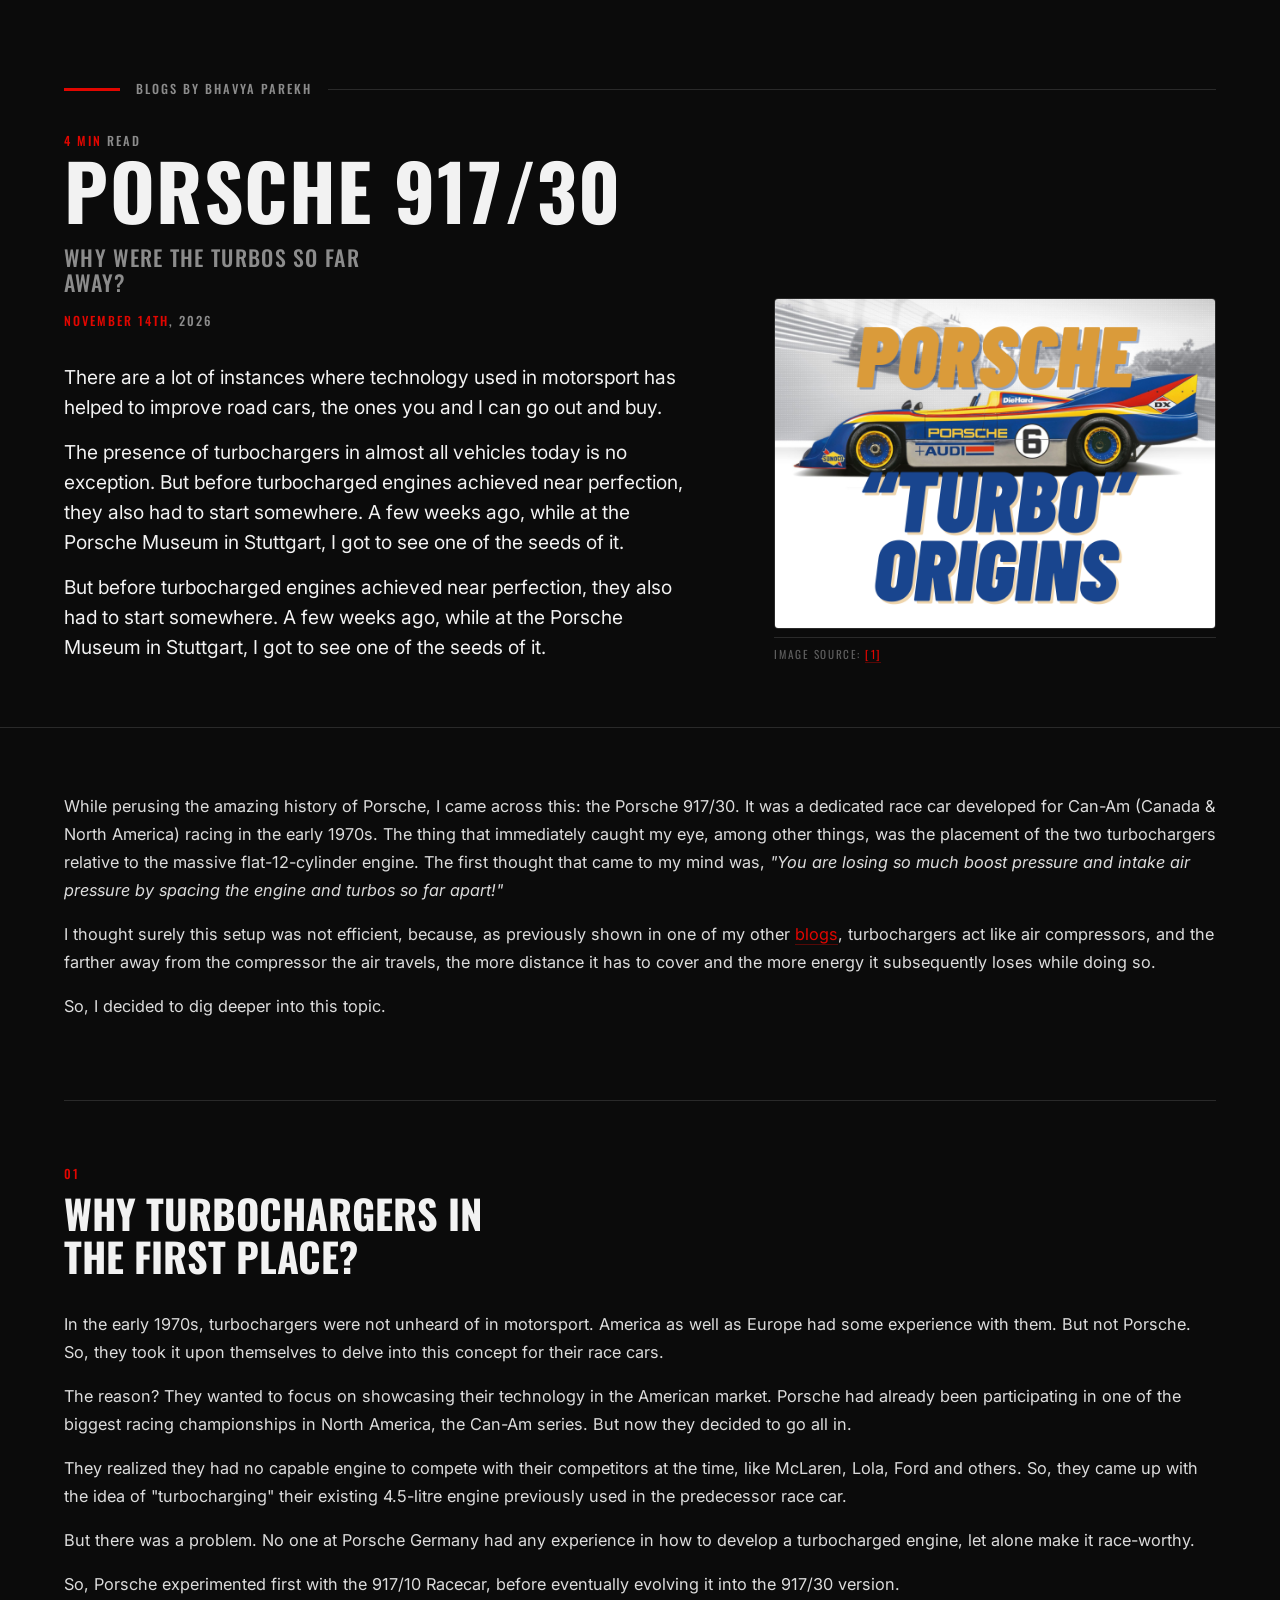
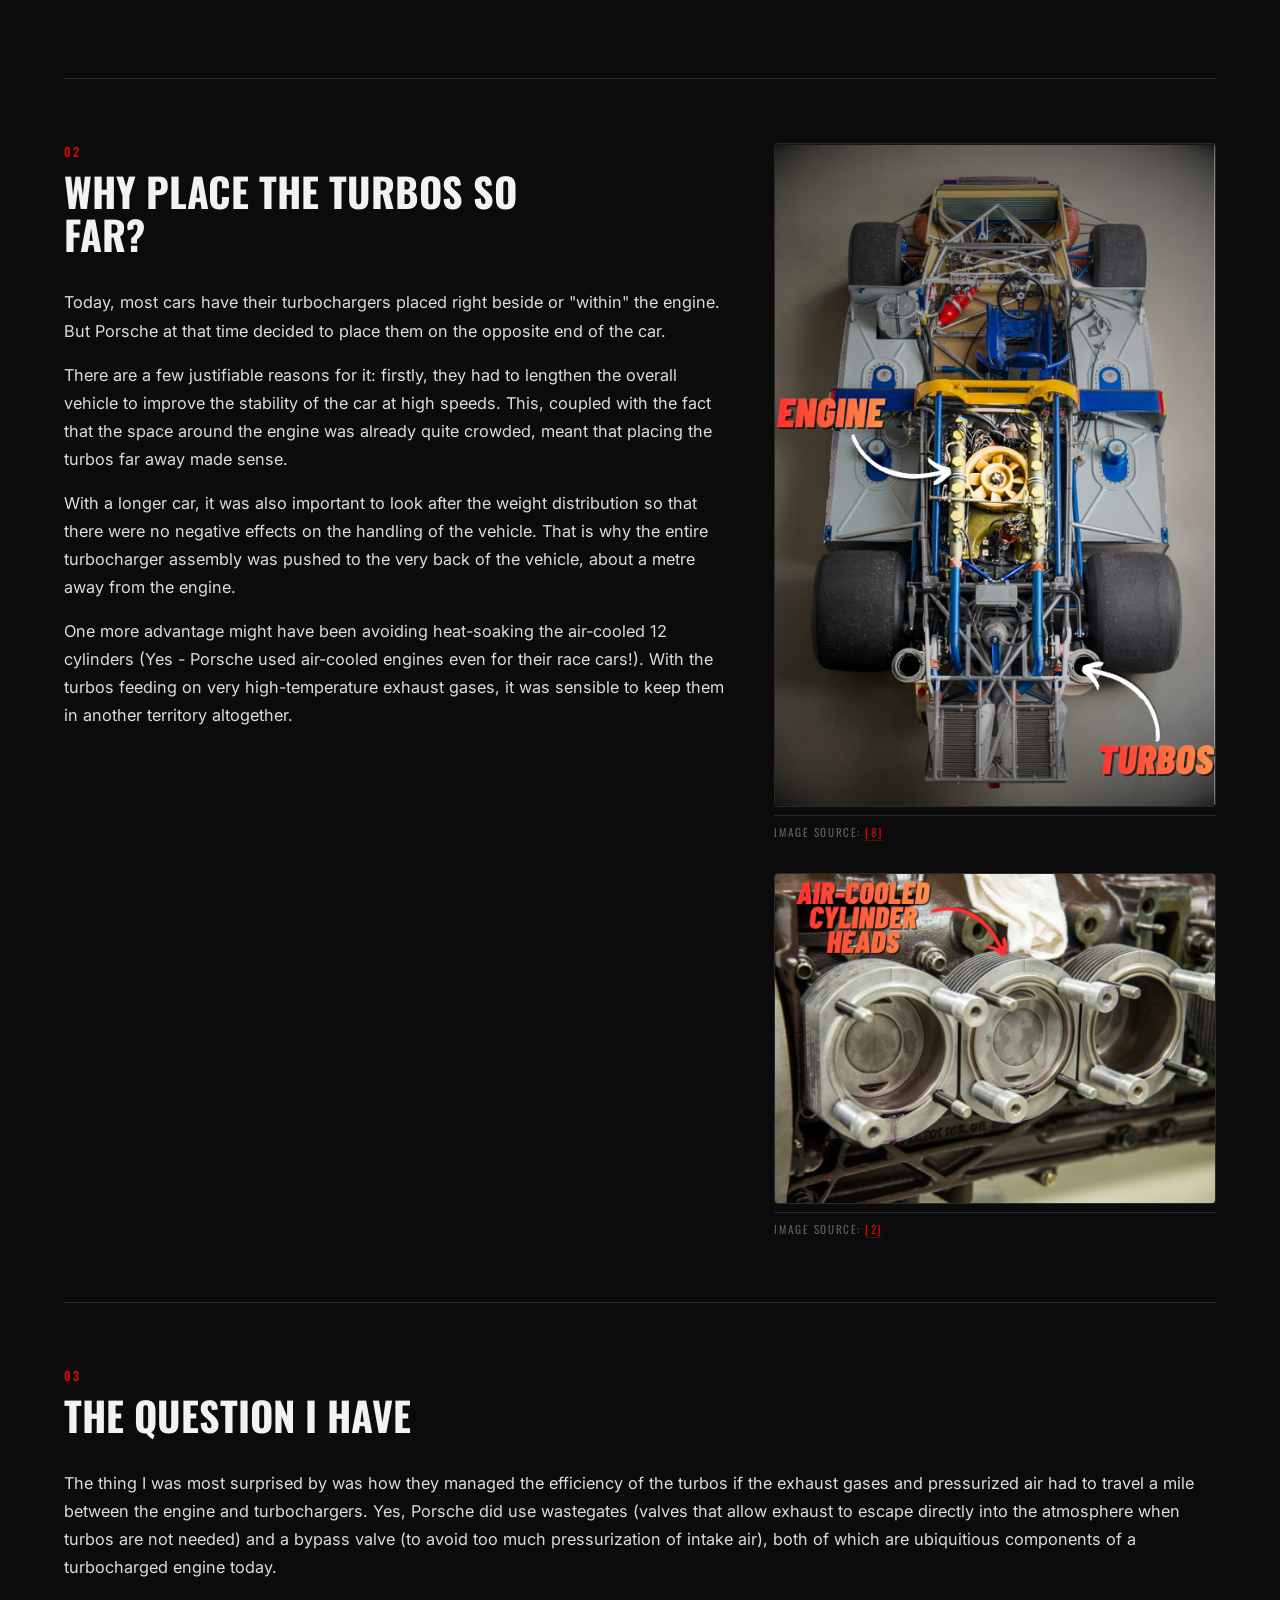
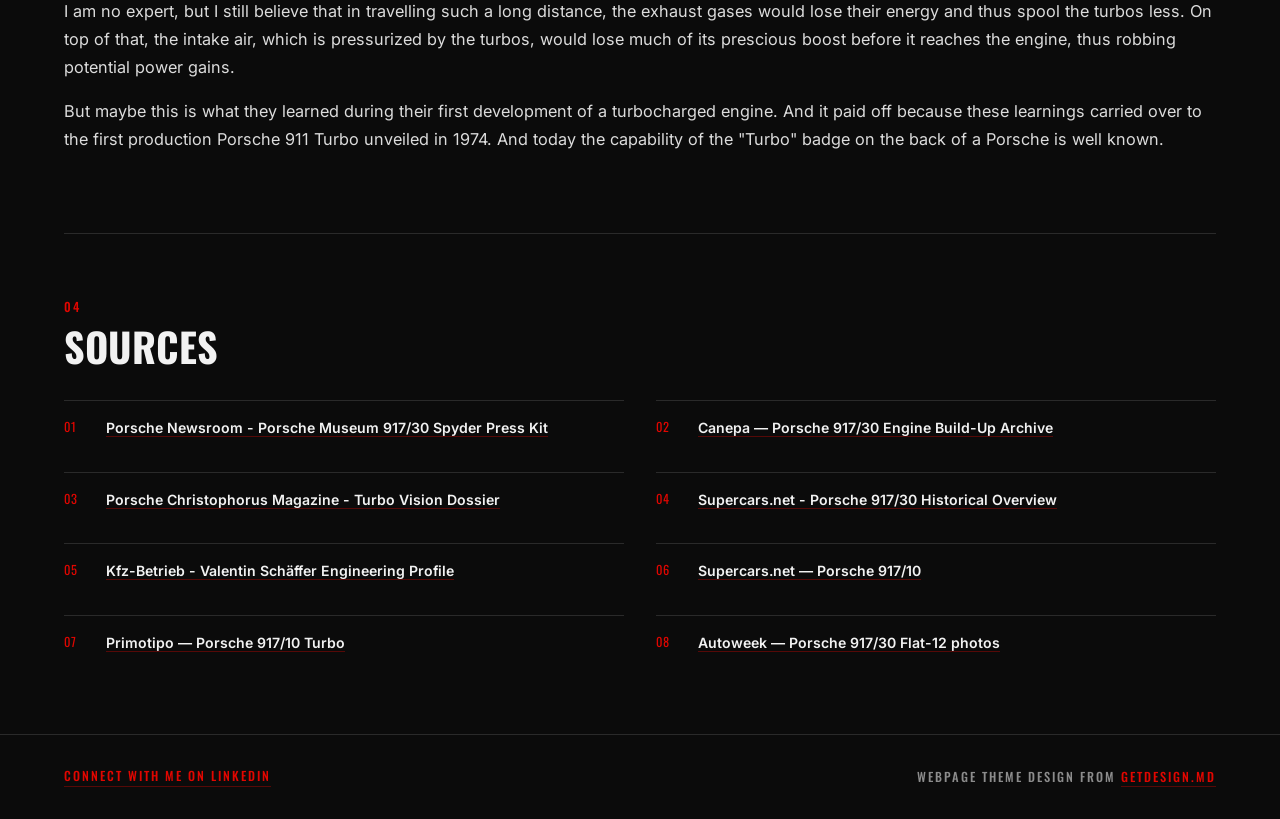
<file: porsche-917-30-turbo/index.html>
<!doctype html><html lang="en"><head><meta charset="utf-8"><meta name="viewport" content="width=device-width, initial-scale=1"><title>Porsche 917/30 Turbo | Motorsport Engineering</title><meta name="description" content="A closer look at the unusual turbocharger placement on the Porsche 917/30."><meta name="theme-color" content="#0B0B0B"><link rel="preconnect" href="https://fonts.googleapis.com"><link rel="preconnect" href="https://fonts.gstatic.com" crossorigin><link href="https://fonts.googleapis.com/css2?family=Inter:wght@400;500;600;700&family=Oswald:wght@400;500;600;700&display=swap" rel="stylesheet"><link rel="stylesheet" href="../assets/reading-time.css"><script src="../assets/reading-time.js" defer></script><script src="../assets/analytics.js" defer></script><style>
:root{--ink:#F2F2F2;--muted:#8C8C8C;--accent:#E10600;--bg:#0B0B0B;--surface:#151515;--line:#2A2A2A;--display:"Oswald","Arial Narrow",Impact,sans-serif;--body:"Inter",-apple-system,BlinkMacSystemFont,"Segoe UI",sans-serif}
*,*::before,*::after{box-sizing:border-box}html{-webkit-text-size-adjust:100%;scroll-behavior:smooth}body{margin:0;background:var(--bg);color:var(--ink);font:400 .95rem/1.5 var(--body);-webkit-font-smoothing:antialiased;overflow-x:hidden}img{display:block;max-width:100%}a{color:var(--accent);text-decoration:none;border-bottom:1px solid rgba(225,6,0,.35)}a:hover,a:focus-visible{border-bottom-color:var(--accent)}:focus-visible{outline:2px solid var(--accent);outline-offset:3px}.wrap{max-width:1280px;margin:0 auto;padding-inline:clamp(20px,5vw,64px)}
.label,.number{font-family:var(--display);font-size:.78rem;font-weight:500;letter-spacing:.16em;text-transform:uppercase}.hero{padding:80px 0 64px;border-bottom:1px solid var(--line)}.kicker{display:flex;align-items:center;gap:16px;margin-bottom:32px}.kicker:after{content:"";height:1px;flex:1;background:var(--line)}.kicker-rule{width:56px;height:3px;background:var(--accent);flex:none}.home{color:var(--muted);border-bottom-color:transparent}.home:hover,.home:focus-visible{color:var(--ink);border-bottom-color:var(--accent)}.hero-grid{display:grid;grid-template-columns:60fr 40fr;gap:48px;align-items:end}.hero h1{font:700 clamp(2.2rem,6vw,5rem)/1.02 var(--display);letter-spacing:.02em;text-transform:uppercase;margin:0;max-width:15ch}.hero h1 em{display:block;margin-top:16px;font:500 clamp(.95rem,1.7vw,1.5rem)/1.18 var(--display);letter-spacing:.06em;color:var(--muted);max-width:26ch;font-style:normal}.hero .reading-time{margin:0}.hero h1 + .reading-time{margin-top:16px}.intro{margin-top:32px;max-width:52ch;font-size:clamp(1rem,1.6vw,1.2rem);line-height:1.55}.intro p{margin:0 0 16px}.intro p:last-child{margin-bottom:0}
figure{margin:0}.frame{position:relative;aspect-ratio:4/3;background:var(--surface);border:1px solid var(--line);border-radius:4px;overflow:hidden}.frame picture{display:block;height:100%}.frame img{width:100%;height:100%;object-fit:cover}.placeholder{position:absolute;inset:0;display:none;flex-direction:column;align-items:center;justify-content:center;gap:8px;text-align:center;padding:32px;background:var(--surface);border:1px dashed var(--line)}.frame img{display:none}.frame .placeholder{display:flex}.frame.loaded img{display:block}.frame.loaded .placeholder{display:none}.placeholder span,.placeholder strong{font:500 .78rem/1.5 var(--display);letter-spacing:.16em;text-transform:uppercase;color:var(--muted)}.placeholder small{font:.78rem/1.5 var(--body);color:#5E5E5E;overflow-wrap:anywhere}figcaption{margin-top:8px;font-size:.82rem;line-height:1.5;color:var(--muted)}figcaption span{display:block;margin-top:8px;padding-top:8px;border-top:1px solid var(--line);font:.7rem/1.5 var(--display);letter-spacing:.14em;text-transform:uppercase;color:#5E5E5E}
.section{border-bottom:1px solid var(--line);padding:64px 0}.section-head{margin:0 0 32px}.number{display:block;color:var(--accent);margin-bottom:8px}h2{font:700 clamp(1.75rem,3.4vw,2.5rem)/1.08 var(--display);text-transform:uppercase;margin:0;max-width:22ch}.columns{display:grid;grid-template-columns:60fr 40fr;gap:48px;align-items:start}.prose{min-width:0}.prose p,.prose li{font-size:1.02rem;line-height:1.72;color:#DCDCDC}.prose p{margin:0 0 16px;max-width:68ch}.prose strong{color:var(--ink);font-weight:600}.prose ul,.prose ol{padding-left:1.4em}.prose li{margin-bottom:1em}.prose li::marker{color:var(--accent)}.prose a{overflow-wrap:anywhere}.wide .prose p,#benefits .prose p,#drawbacks .prose p{max-width:none}#benefits .columns,#drawbacks .columns{grid-template-columns:1fr}.columns>.figure,.columns>.stats{position:sticky;top:64px}#how .columns{grid-template-columns:1fr}#how .prose p{max-width:none}
.stats{background:var(--surface);border:1px solid var(--line);border-left:3px solid var(--accent);border-radius:4px;padding:24px;display:grid;gap:8px}.stats span{font:400 .78rem/1.5 var(--display);letter-spacing:.16em;text-transform:uppercase;color:var(--muted)}.stats strong{font:700 clamp(2.4rem,5.2vw,3.4rem)/.95 var(--display);letter-spacing:.01em}.stats p{font-size:.85rem;line-height:1.5;color:var(--muted);margin:0 0 16px}.stats p:last-child{margin-bottom:0}
#sources{border-bottom:0}#sources ol{margin:0;padding:0;list-style:none;counter-reset:src;display:grid;gap:16px}#sources li{counter-increment:src;position:relative;margin:0;padding:16px 0 16px 42px;border-top:1px solid var(--line);font-size:.88rem;line-height:1.6;color:var(--muted)}#sources li::before{content:counter(src,decimal-leading-zero);position:absolute;left:0;top:16px;font:.78rem/1.6 var(--display);letter-spacing:.12em;color:var(--accent)}#sources li a{color:var(--ink);font-weight:600}#sources li a:hover{color:var(--accent)}footer .wrap{display:flex;flex-wrap:wrap;gap:16px;justify-content:space-between;align-items:center}footer{border-top:1px solid var(--line);padding:32px 0;color:var(--muted);font:500 .78rem/1.5 var(--display);letter-spacing:.16em;text-transform:uppercase}
.js .reveal{opacity:0;transform:translateY(22px);transition:opacity .7s cubic-bezier(.22,.61,.36,1),transform .7s cubic-bezier(.22,.61,.36,1)}.js .reveal.visible{opacity:1;transform:none}@media(min-width:900px){#sources ol{grid-template-columns:1fr 1fr;gap:16px 32px}}@media(max-width:900px){.hero-grid,.columns,#how .columns{grid-template-columns:1fr;gap:40px}#how .columns>.prose,#how .columns>.figure{grid-column:1;grid-row:auto}.columns>.figure,.columns>.stats{position:static}}@media(prefers-reduced-motion:reduce){html{scroll-behavior:auto}.js .reveal{opacity:1;transform:none;transition:none}}

.columns.reverse .prose{grid-column:2;grid-row:1}.columns.reverse .stats,.columns.reverse .figure{grid-column:1;grid-row:1}@media(max-width:900px){.columns.reverse .prose,.columns.reverse .stats,.columns.reverse .figure{grid-column:1;grid-row:auto}}
.reading-progress{position:fixed;z-index:1000;top:0;left:0;width:100%;height:3px;pointer-events:none}.reading-progress__bar{height:100%;width:100%;background:var(--accent);transform:scaleX(0);transform-origin:left}
.media-stack{display:grid;gap:32px;min-width:0}
</style></head><body><div class="reading-progress" aria-hidden="true"><div class="reading-progress__bar"></div></div><header class="hero masthead"><div class="wrap"><div class="kicker masthead__kicker"><span class="kicker-rule"></span><a class="label home" href="../">Blogs by Bhavya Parekh</a></div><div class="hero-grid"><div><h1>Porsche 917/30 <em>Why were the turbos so far away?</em></h1><p class="reading-time label"><time datetime="2026-11-14"><span class="reading-time__duration">November 14th</span><span>, 2026</span></time></p><div class="intro"><p>There are a lot of instances where technology used in motorsport has helped to improve road cars, the ones you and I can go out and buy.</p><p>The presence of turbochargers in almost all vehicles today is no exception. But before turbocharged engines achieved near perfection, they also had to start somewhere. A few weeks ago, while at the Porsche Museum in Stuttgart, I got to see one of the seeds of it.</p><p>But before turbocharged engines achieved near perfection, they also had to start somewhere. A few weeks ago, while at the Porsche Museum in Stuttgart, I got to see one of the seeds of it.</p></div></div><figure class="figure"><div class="frame"><img src="assets/fig-00-hero.png" alt="Porsche 917/30 race car" onload="this.closest('.frame').classList.add('loaded')" onerror="imageFallback(this)"><div class="placeholder"><span>Lead image coming soon</span><strong>Porsche 917/30</strong><small>Add assets/fig-00-hero.png or .jpg</small></div></div><figcaption><span class="figure__src">Image source: <a href="#src-1">[1]</a></span></figcaption></figure></div></div></header><main class="wrap"><section class="section reveal"><div class="wide"><div class="prose"><p>While perusing the amazing history of Porsche, I came across this: the Porsche 917/30. It was a dedicated race car developed for Can-Am (Canada &amp; North America) racing in the early 1970s. The thing that immediately caught my eye, among other things, was the placement of the two turbochargers relative to the massive flat-12-cylinder engine. The first thought that came to my mind was, <em>&quot;You are losing so much boost pressure and intake air pressure by spacing the engine and turbos so far apart!&quot;</em></p><p>I thought surely this setup was not efficient, because, as previously shown in one of my other <a href="../water-injection-systems/">blogs</a>, turbochargers act like air compressors, and the farther away from the compressor the air travels, the more distance it has to cover and the more energy it subsequently loses while doing so.</p><p>So, I decided to dig deeper into this topic.</p></div></div></section><section class="section reveal"><div class="wide"><div><div class="section-head"><span class="number">01</span><h2>Why turbochargers in the first place?</h2></div><div class="prose"><p>In the early 1970s, turbochargers were not unheard of in motorsport. America as well as Europe had some experience with them. But not Porsche. So, they took it upon themselves to delve into this concept for their race cars.</p><p>The reason? They wanted to focus on showcasing their technology in the American market. Porsche had already been participating in one of the biggest racing championships in North America, the Can-Am series. But now they decided to go all in.</p><p>They realized they had no capable engine to compete with their competitors at the time, like McLaren, Lola, Ford and others. So, they came up with the idea of &quot;turbocharging&quot; their existing 4.5-litre engine previously used in the predecessor race car.</p><p>But there was a problem. No one at Porsche Germany had any experience in how to develop a turbocharged engine, let alone make it race-worthy.</p><p>So, Porsche experimented first with the 917/10 Racecar, before eventually evolving it into the 917/30 version.</p></div></div></div></section><section class="section reveal"><div class="columns"><div class="prose"><div class="section-head"><span class="number">02</span><h2>Why place the turbos so far?</h2></div><p>Today, most cars have their turbochargers placed right beside or &quot;within&quot; the engine. But Porsche at that time decided to place them on the opposite end of the car.</p><p>There are a few justifiable reasons for it: firstly, they had to lengthen the overall vehicle to improve the stability of the car at high speeds. This, coupled with the fact that the space around the engine was already quite crowded, meant that placing the turbos far away made sense.</p><p>With a longer car, it was also important to look after the weight distribution so that there were no negative effects on the handling of the vehicle. That is why the entire turbocharger assembly was pushed to the very back of the vehicle, about a metre away from the engine.</p><p>One more advantage might have been avoiding heat-soaking the air-cooled 12 cylinders (Yes - Porsche used air-cooled engines even for their race cars!). With the turbos feeding on very high-temperature exhaust gases, it was sensible to keep them in another territory altogether.</p></div><div class="media-stack"><figure class="figure"><div class="frame" style="aspect-ratio:511/768"><img src="assets/turbo-placement.png" alt="Porsche 917/30 turbocharger layout" style="object-fit:contain" onload="this.closest('.frame').classList.add('loaded')" onerror="imageFallback(this)"><div class="placeholder"><span>Image coming soon</span><strong>Turbocharger layout</strong><small>Add assets/turbo-placement.png or .jpg</small></div></div><figcaption><span class="figure__src">Image source: <a href="#src-8">[8]</a></span></figcaption></figure><figure class="figure"><div class="frame"><img src="assets/air-cooled-cylinder-head.png" alt="Air-cooled cylinder head" onload="this.closest('.frame').classList.add('loaded')" onerror="imageFallback(this)"><div class="placeholder"><span>Image coming soon</span><strong>Air-cooled cylinder head</strong></div></div><figcaption><span class="figure__src">Image source: <a href="#src-2">[2]</a></span></figcaption></figure></div></div></section><section class="section reveal"><div class="wide"><div class="section-head"><span class="number">03</span><h2>The question I have</h2></div><div class="prose"><p>The thing I was most surprised by was how they managed the efficiency of the turbos if the exhaust gases and pressurized air had to travel a mile between the engine and turbochargers. Yes, Porsche did use wastegates (valves that allow exhaust to escape directly into the atmosphere when turbos are not needed) and a bypass valve (to avoid too much pressurization of intake air), both of which are ubiquitious components of a turbocharged engine today.</p><p>I am no expert, but I still believe that in travelling such a long distance, the exhaust gases would lose their energy and thus spool the turbos less. On top of that, the intake air, which is pressurized by the turbos, would lose much of its prescious boost before it reaches the engine, thus robbing potential power gains.</p><p>But maybe this is what they learned during their first development of a turbocharged engine. And it paid off because these learnings carried over to the first production Porsche 911 Turbo unveiled in 1974. And today the capability of the &quot;Turbo&quot; badge on the back of a Porsche is well known.</p></div></div></section><section class="section reveal" id="sources" data-reading-time-exclude><div class="wide"><div class="prose"><div class="section-head"><span class="number">04</span><h2>Sources</h2></div><ol><li id="src-1"><a href="https://www.stuttcars.com/1973-porsche-917-30-spyder/">Porsche Newsroom - Porsche Museum 917/30 Spyder Press Kit</a></li><li id="src-2"><a href="https://www.canepa.com/porsche-917-30-engine-build-up/">Canepa — Porsche 917/30 Engine Build-Up Archive</a></li><li><a href="https://christophorus.porsche.com/en/2024/411/dossier-turbo-technology-racing.html">Porsche Christophorus Magazine - Turbo Vision Dossier</a></li><li><a href="https://www.supercars.net/blog/porsche-917-30/">Supercars.net - Porsche 917/30 Historical Overview</a></li><li><a href="https://www.kfz-betrieb.vogel.de/er-machte-boxern-beine-a-dc8fbb618c089615b5d5c6e576730a38/">Kfz-Betrieb - Valentin Schäffer Engineering Profile</a></li><li><a href="https://www.supercars.net/blog/1971%E2%86%921972-porsche-91710/">Supercars.net — Porsche 917/10</a></li><li><a href="https://primotipo.com/2017/06/02/porsche-91710-turbo/">Primotipo — Porsche 917/10 Turbo</a></li><li id="src-8"><a href="https://www.autoweek.com/car-life/classic-cars/a32536626/donohue-porsche-917-30-flat-12-photos/">Autoweek — Porsche 917/30 Flat-12 photos</a></li></ol></div></div></section></main><footer><div class="wrap"><a class="label" href="https://www.linkedin.com/in/bhavyaparekh919/">Connect with me on LinkedIn</a><span class="label">Webpage theme design from <a href="https://getdesign.md/" target="_blank" rel="noopener">getdesign.md</a></span></div></footer><script>const progressBar=document.querySelector(".reading-progress__bar");function updateProgress(){const range=document.documentElement.scrollHeight-window.innerHeight;progressBar.style.transform="scaleX("+(range>0?Math.min(1,Math.max(0,window.scrollY/range)):0)+")"}window.addEventListener("scroll",updateProgress,{passive:true});window.addEventListener("resize",updateProgress);updateProgress();function imageFallback(img){const step=Number(img.dataset.step||0);if(step<2){img.dataset.step=String(step+1);img.src=img.src.replace(/\.(png|jpg)$/i,step===0?'.jpg':'.jpeg');}}if('IntersectionObserver' in window && !matchMedia('(prefers-reduced-motion: reduce)').matches){document.documentElement.classList.add('js');const observer=new IntersectionObserver(entries=>entries.forEach(entry=>{if(entry.isIntersecting){entry.target.classList.add('visible');observer.unobserve(entry.target)}}),{threshold:0.05});document.querySelectorAll('.reveal').forEach(el=>observer.observe(el));}</script></body></html>
</file>
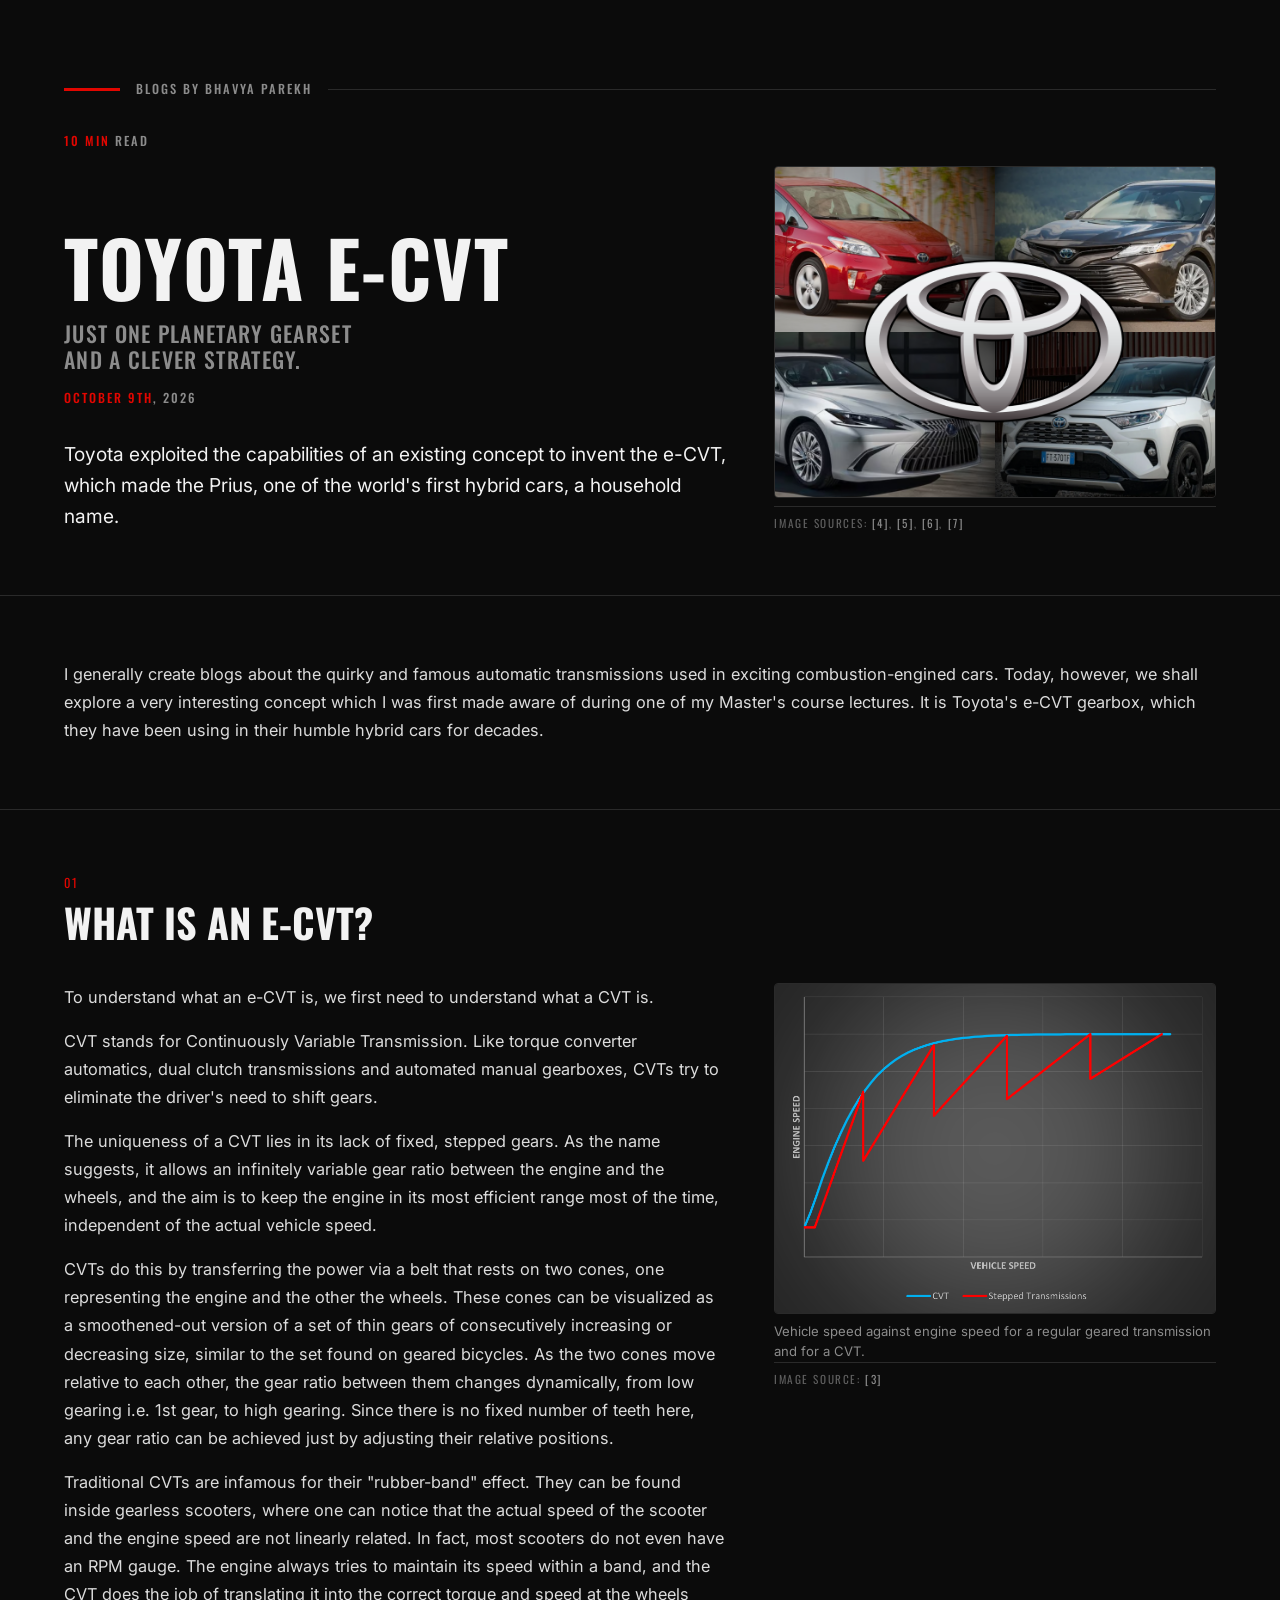
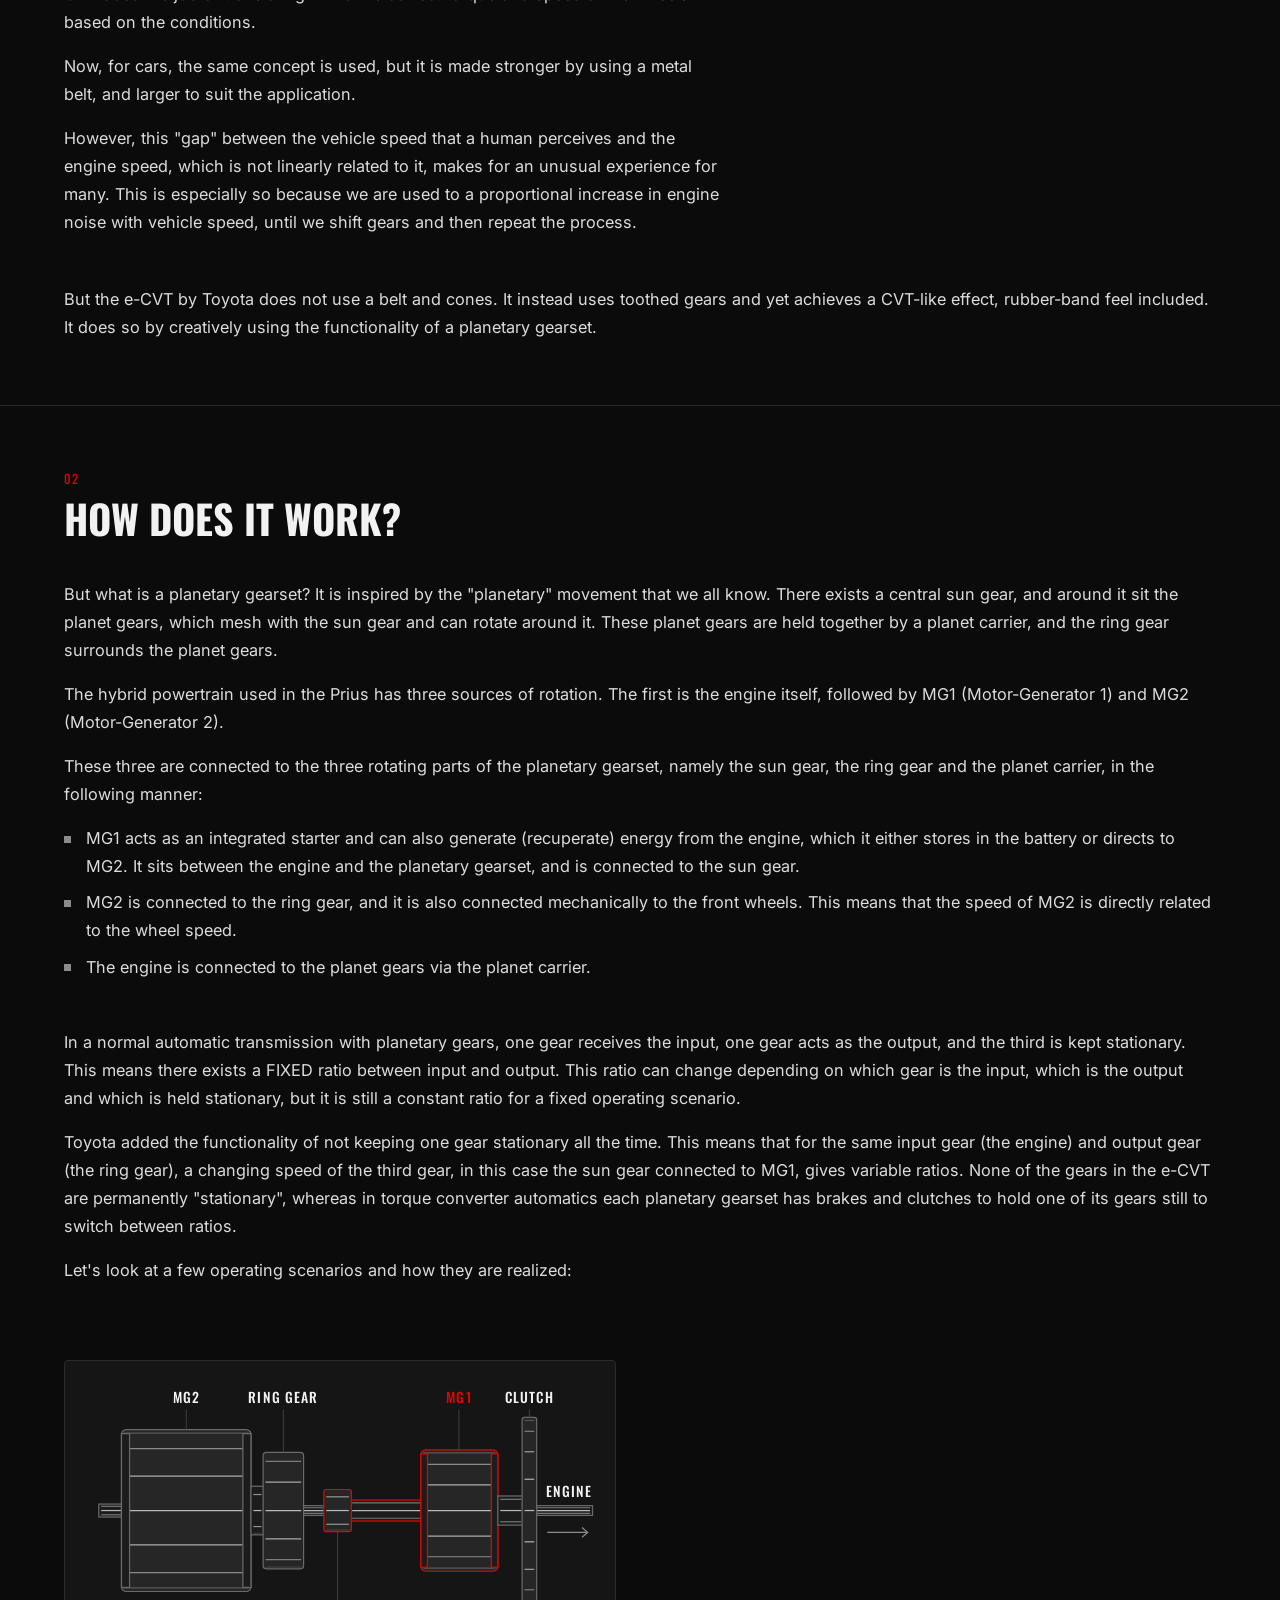
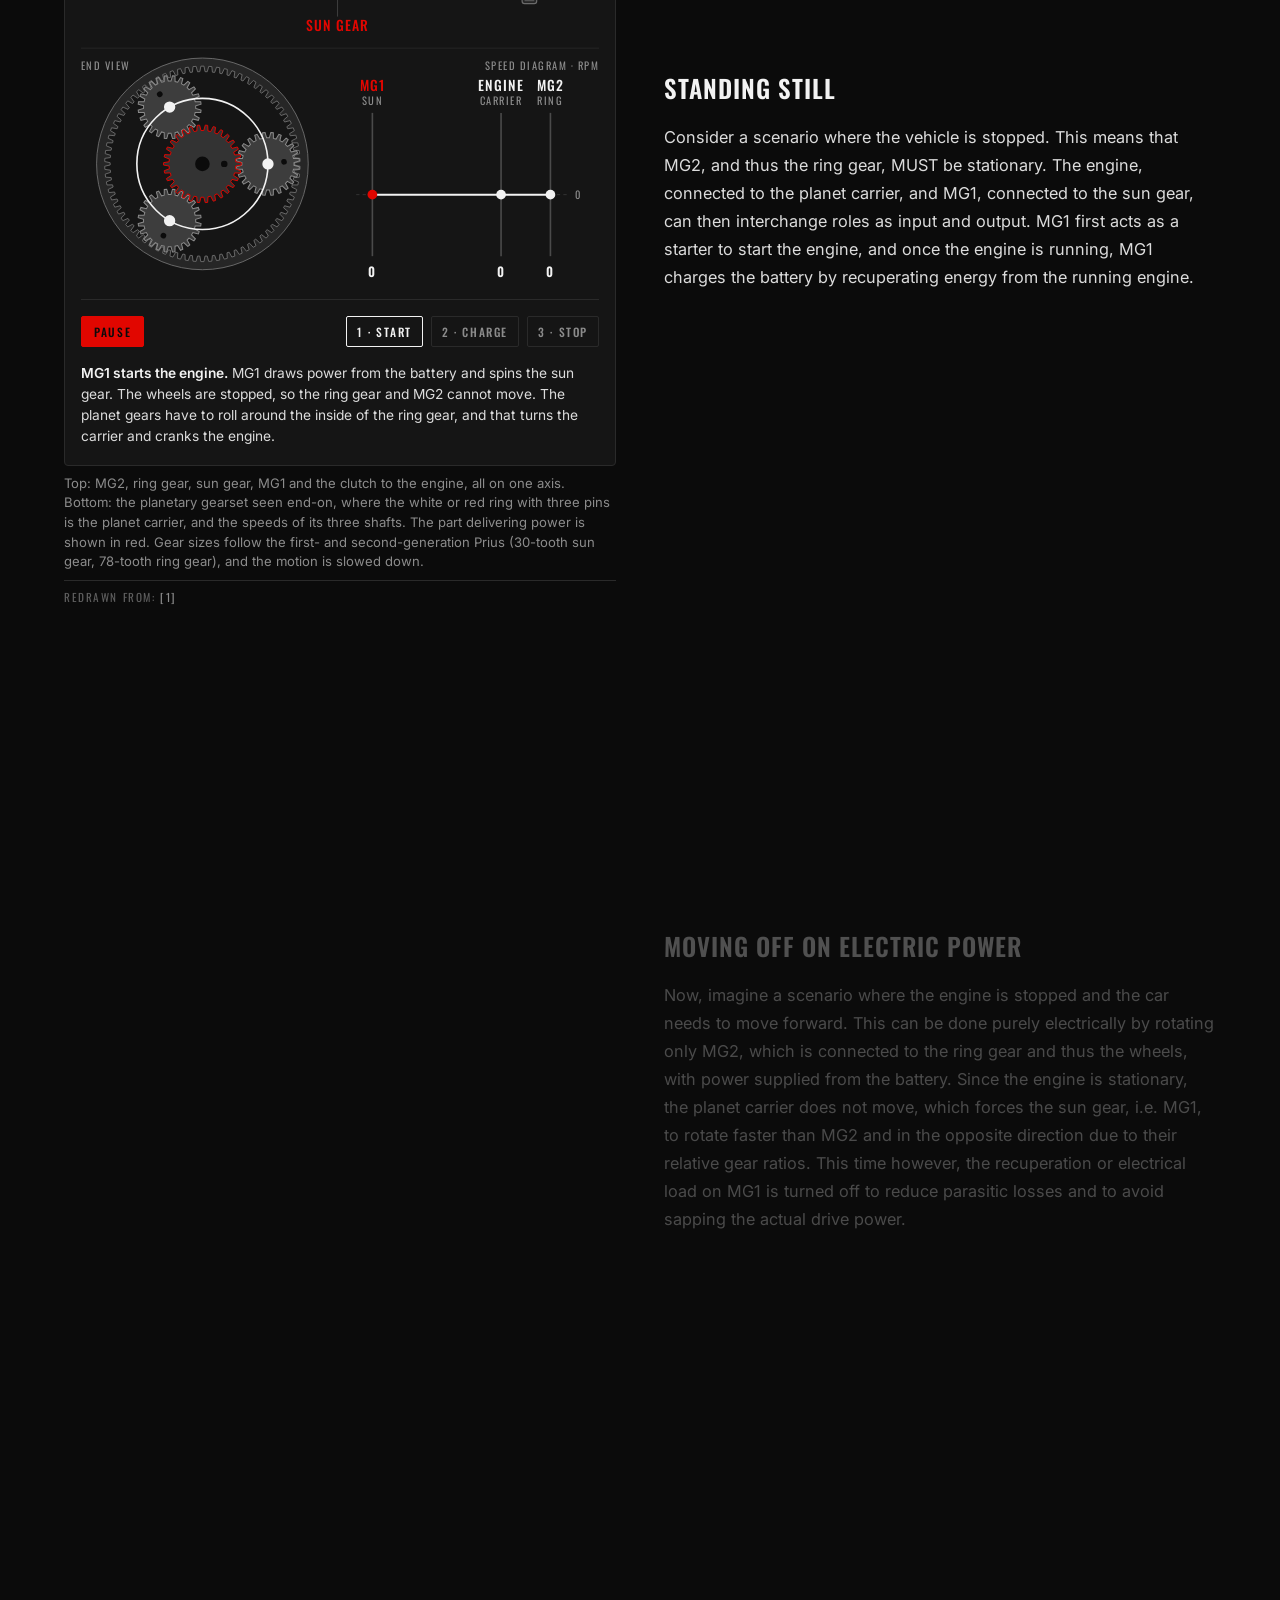
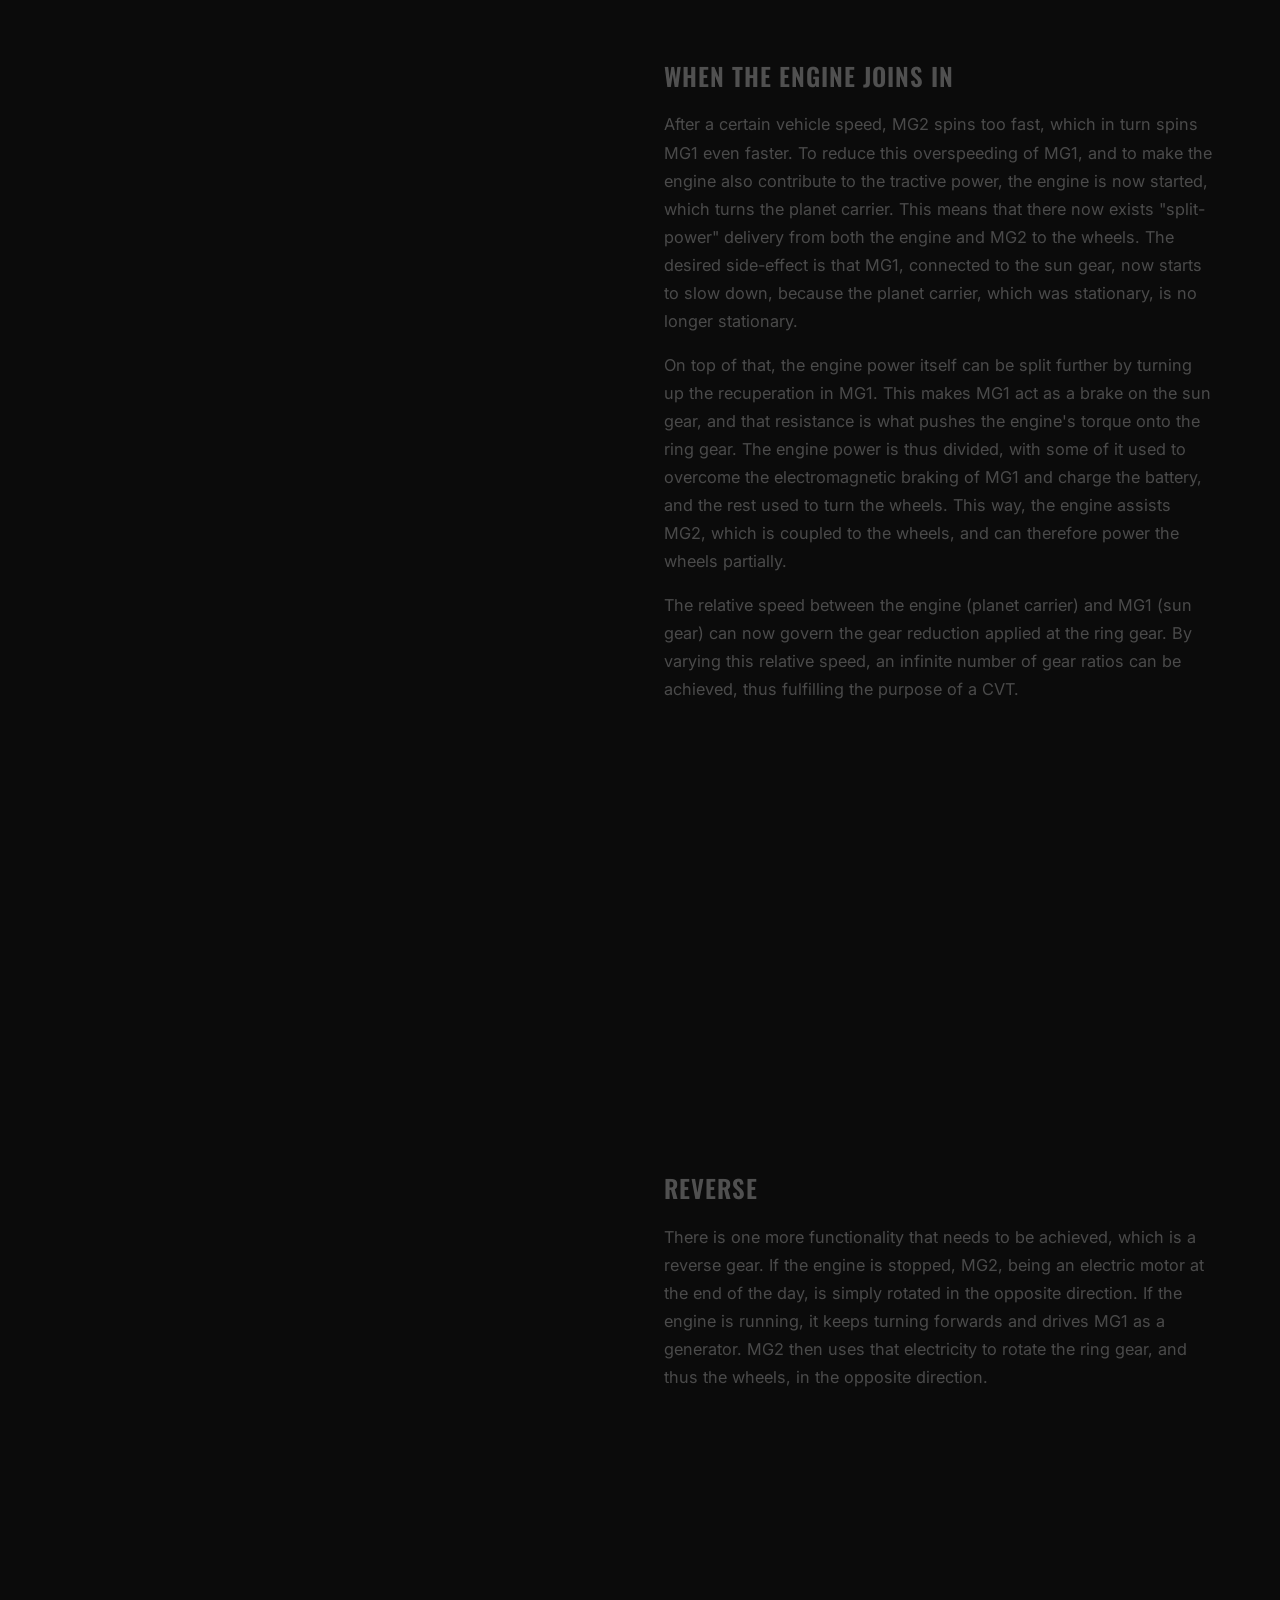
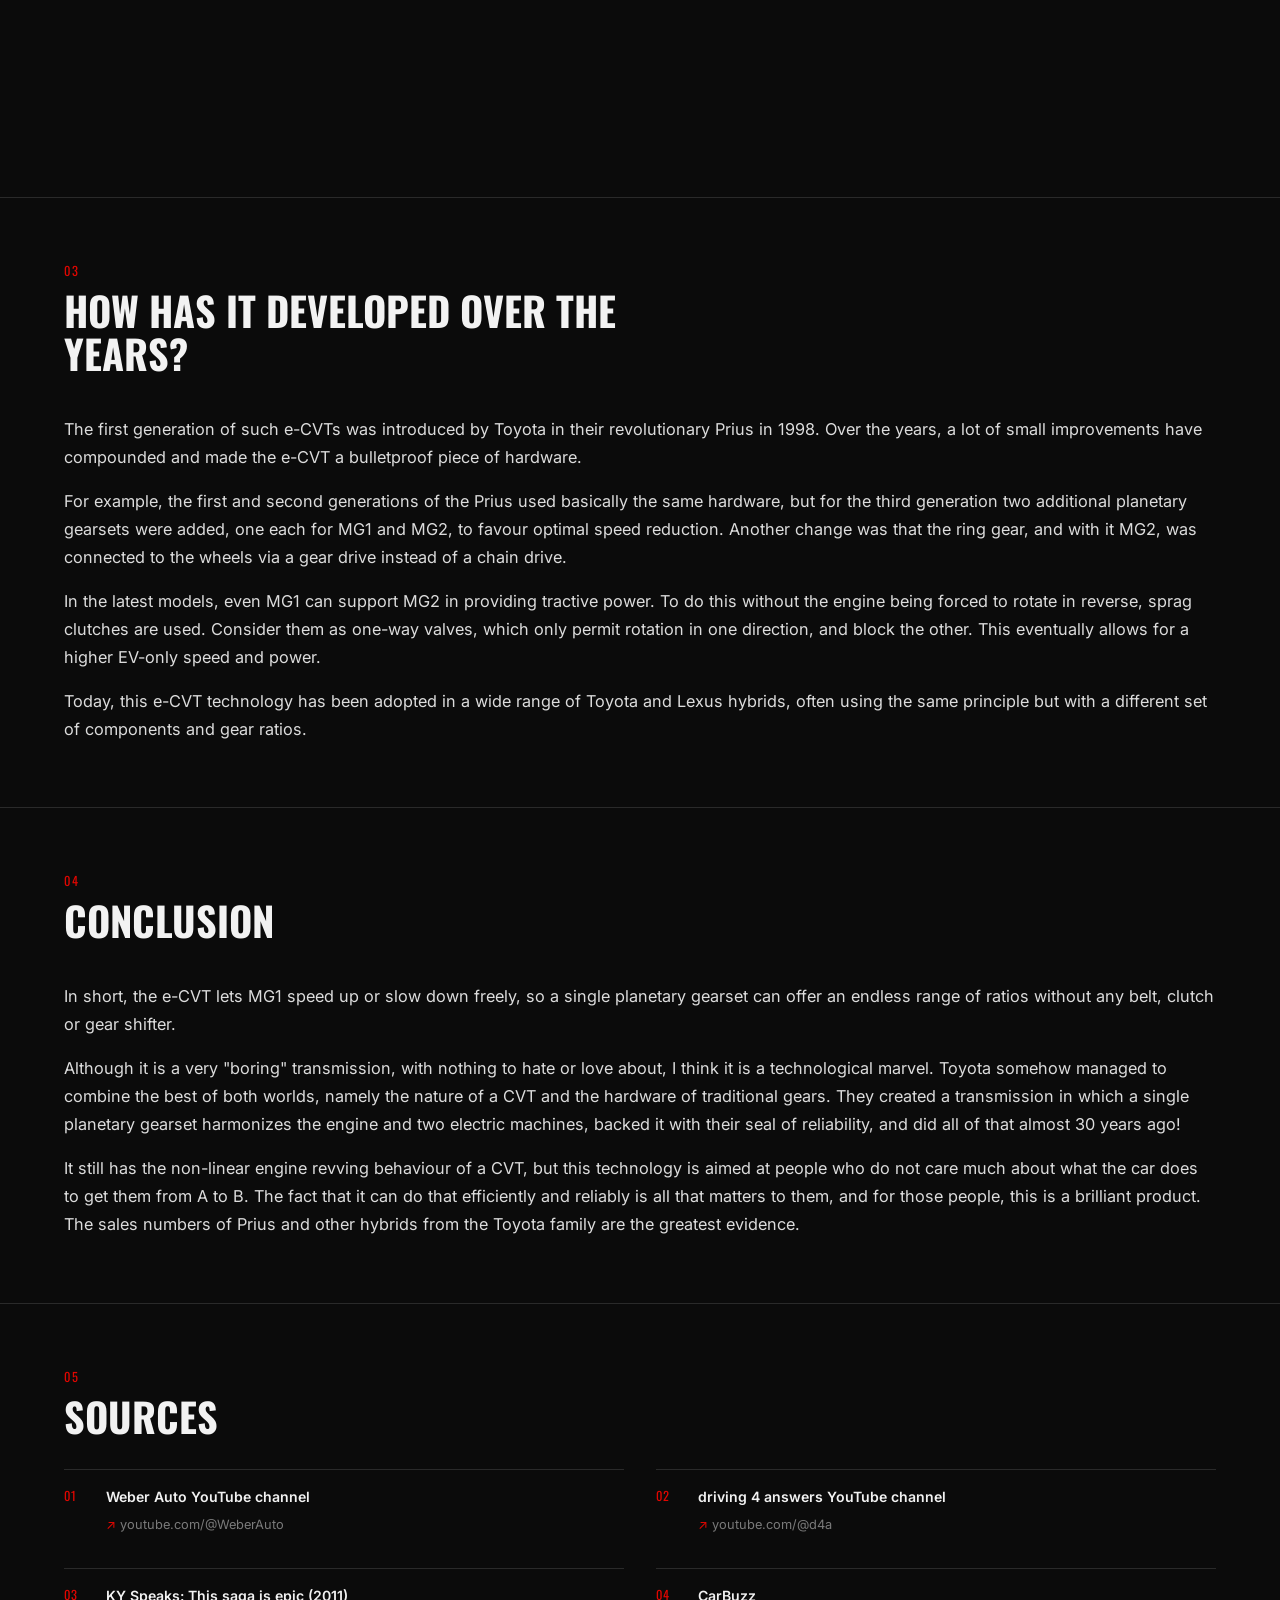
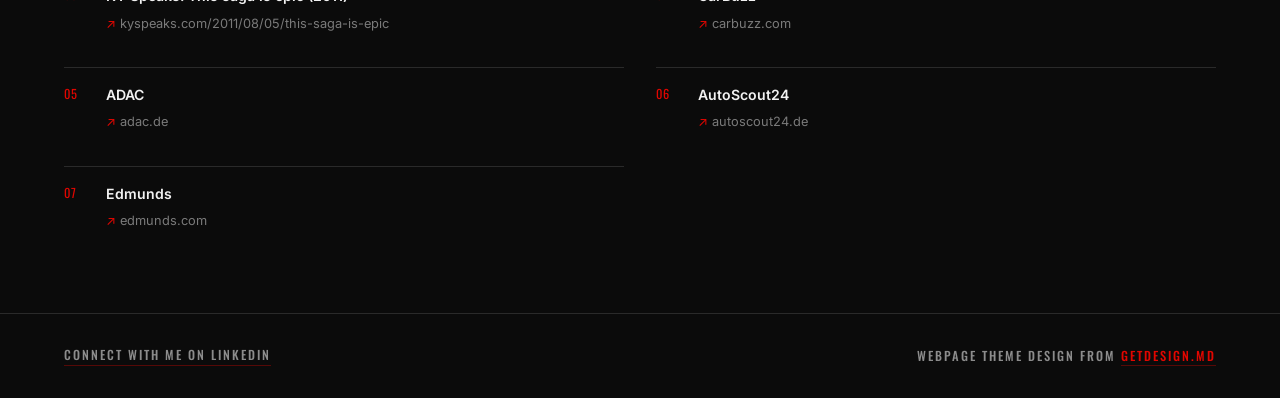
<file: toyota-e-cvt/index.html>
<!DOCTYPE html>
<html lang="en">
<head>
<meta charset="utf-8">
<meta name="viewport" content="width=device-width, initial-scale=1, viewport-fit=cover">
<title>Toyota's e-CVT, One Planetary Gearset With Endless Ratios</title>
<meta name="description" content="How Toyota's e-CVT uses a single planetary gearset, an engine and two motor-generators to deliver an endless range of gear ratios, explained for readers without an engineering background.">
<meta name="theme-color" content="#0B0B0B">
<meta property="og:title" content="Toyota's e-CVT, One Planetary Gearset With Endless Ratios">
<meta property="og:description" content="Toyota exploited the capabilities of an existing concept to invent the e-CVT, which made the Prius, one of the world's first hybrid cars, a household name.">
<meta property="og:type" content="article">

<link rel="preconnect" href="https://fonts.googleapis.com">
<link rel="preconnect" href="https://fonts.gstatic.com" crossorigin>
<link href="https://fonts.googleapis.com/css2?family=Oswald:wght@400;500;600;700&family=Inter:wght@400;500;600;700&display=swap" rel="stylesheet">

<style>
/* ============================================================
   Design tokens — DESIGN.md "Motorsport Livery"
   ============================================================ */
:root{
  --primary:#F2F2F2;
  --secondary:#8C8C8C;
  --tertiary:#E10600;
  --neutral:#0B0B0B;
  --surface:#151515;
  --on-primary:#0B0B0B;

  --line:#2A2A2A;

  --font-display:"Oswald","Arial Narrow","Helvetica Neue Condensed",Impact,system-ui,sans-serif;
  --font-body:"Inter",-apple-system,BlinkMacSystemFont,"Segoe UI",Roboto,Helvetica,Arial,sans-serif;

  --r-sm:0px;
  --r-md:2px;
  --r-lg:4px;

  --s-sm:8px;
  --s-md:16px;
  --s-lg:32px;

  --maxw:1280px;
  --gutter:clamp(20px,5vw,64px);
}

*,*::before,*::after{box-sizing:border-box}
html{-webkit-text-size-adjust:100%;scroll-behavior:smooth}
@media (prefers-reduced-motion:reduce){html{scroll-behavior:auto}}

body{
  margin:0;
  background:var(--neutral);
  color:var(--primary);
  font-family:var(--font-body);
  font-size:0.95rem;
  line-height:1.5;
  -webkit-font-smoothing:antialiased;
  overflow-x:hidden;
}

img{max-width:100%;display:block}
a{color:var(--tertiary);text-decoration:none;border-bottom:1px solid rgba(225,6,0,.35)}
a:hover,a:focus-visible{border-bottom-color:var(--tertiary)}
:focus-visible{outline:2px solid var(--tertiary);outline-offset:3px}

/* ============================================================
   Reading progress
   ============================================================ */
.progress{
  position:fixed;top:0;left:0;right:0;height:3px;
  background:transparent;z-index:100;pointer-events:none;
}
.progress__bar{
  height:100%;width:0%;
  background:var(--tertiary);
  transform-origin:left center;
}

/* ============================================================
   Shell
   ============================================================ */
.wrap{
  max-width:var(--maxw);
  margin:0 auto;
  padding-inline:var(--gutter);
}

.label{
  font-family:var(--font-display);
  font-size:0.78rem;
  font-weight:500;
  letter-spacing:0.16em;
  text-transform:uppercase;
  color:var(--secondary);
}

/* ============================================================
   Masthead / hero
   ============================================================ */
.masthead{
  border-bottom:1px solid var(--line);
  padding-block:calc(var(--s-lg) * 2.5) calc(var(--s-lg) * 2);
  position:relative;
}
.masthead__kicker{
  display:flex;align-items:center;gap:var(--s-md);
  margin-bottom:var(--s-lg);
}
.masthead__home{
  color:var(--secondary);
  border-bottom:1px solid transparent;
}
.masthead__home:hover,.masthead__home:focus-visible{
  color:var(--primary);
  border-bottom-color:var(--tertiary);
}
.masthead__kicker::after{
  content:"";height:1px;flex:1;background:var(--line);
}
.masthead__rule{
  width:56px;height:3px;background:var(--tertiary);flex:none;
}
h1,.h1{
  font-family:var(--font-display);
  font-weight:700;
  letter-spacing:0.02em;
  line-height:1.02;
  margin:0;
  text-transform:uppercase;
}
.masthead h1{
  font-size:clamp(2.2rem,6vw,5rem);
  max-width:15ch;
}
.masthead h1 em{
  font-style:normal;
  display:block;
  margin-top:16px;
  font-size:clamp(0.95rem,1.7vw,1.5rem);
  font-weight:500;
  line-height:1.18;
  letter-spacing:0.06em;
  color:var(--secondary);
  max-width:26ch;
}
.masthead__dek{
  margin:var(--s-lg) 0 0;
  max-width:60ch;
  font-size:clamp(1rem,1.6vw,1.2rem);
  line-height:1.6;
  color:var(--primary);
}

.masthead__grid{
  display:grid;
  grid-template-columns:60fr 40fr;
  gap:calc(var(--s-lg) * 1.5);
  align-items:end;
}
.masthead__art{align-self:end}
.masthead__art .figure__frame{aspect-ratio:4/3}
@media (max-width:900px){
  .masthead__grid{grid-template-columns:1fr;gap:calc(var(--s-lg) * 1.25)}
}

/* ============================================================
   Sections and beats.
   A section holds one or more "beats". A beat with media is a
   60 / 40 text-to-media grid; successive media beats flip sides
   (text left, then text right, and so on) for the staggered
   rhythm. A beat with no media runs its text the full width of
   .wrap instead of reserving an empty 40% column.
   ============================================================ */
.section{
  border-bottom:1px solid var(--line);
  padding-block:calc(var(--s-lg) * 2);
}
.section__text > *:first-child{margin-top:0}
.section__text > *:last-child{margin-bottom:0}
/* A section heading is the last child of its own text block, so the rule
   above zeroed its bottom margin and pinned it to the first paragraph. */
.section__text > h2:last-child{margin-bottom:calc(var(--s-lg) * 1.25)}

.beat{
  display:grid;
  grid-template-columns:60fr 40fr;
  gap:calc(var(--s-lg) * 1.5);
  align-items:start;
}
.beat + .beat{margin-top:calc(var(--s-lg) * 1.5)}

.section__media{
  position:sticky;
  top:calc(var(--s-lg) * 2);
  display:flex;
  flex-direction:column;
  gap:var(--s-md);
}

.beat--reverse{grid-template-columns:40fr 60fr}
.beat--reverse > .section__text{order:2}
.beat--reverse > .section__media{order:1}

.beat--full{display:block}
.beat--full .section__text{max-width:none}
.beat--full .section__text p{max-width:none}
.section--full .section__text{max-width:none}
.section--full .section__text p{max-width:none}

@media (max-width:900px){
  .beat,.beat--reverse{grid-template-columns:1fr;gap:calc(var(--s-lg) * 1.25)}
  .beat--reverse > .section__text,
  .beat--reverse > .section__media{order:0}
  .section__media{position:static;top:auto}
}

/* ============================================================
   Prose
   ============================================================ */
.section__num{
  display:block;
  font-family:var(--font-display);
  font-size:0.78rem;
  letter-spacing:0.16em;
  color:var(--tertiary);
  margin-bottom:var(--s-sm);
}
h2{
  font-family:var(--font-display);
  font-size:clamp(1.75rem,3.4vw,2.5rem);
  font-weight:700;
  line-height:1.08;
  text-transform:uppercase;
  margin:0 0 var(--s-lg);
  max-width:26ch;
}
h3{
  font-family:var(--font-display);
  font-size:clamp(1.2rem,2.2vw,1.55rem);
  font-weight:600;
  line-height:1.15;
  letter-spacing:0.04em;
  text-transform:uppercase;
  color:var(--primary);
  margin:calc(var(--s-lg) * 1.25) 0 calc(var(--s-md) * 1.25);
}
p{margin:0 0 var(--s-md);max-width:68ch}
.section__text p,.section__text li{font-size:1.02rem;line-height:1.72;color:#DCDCDC}
.section__text strong{color:var(--primary);font-weight:600}
.section__text em{color:var(--primary)}

.section__text ul{
  margin:0 0 var(--s-md);
  padding:0;
  list-style:none;
  max-width:68ch;
}
.section__text li{
  position:relative;
  padding-left:22px;
  margin-bottom:var(--s-sm);
}
.section__text li::before{
  content:"";
  position:absolute;left:0;top:0.72em;
  width:7px;height:7px;
  background:var(--secondary);
}
.beat--full .section__text ul{max-width:none}

/* ============================================================
   Figures + graceful "coming soon" placeholders
   ============================================================ */
.figure{margin:0}
.figure__frame{
  position:relative;
  background:var(--surface);
  border:1px solid var(--line);
  border-radius:var(--r-lg);
  overflow:hidden;
  aspect-ratio:4/3;
}
.figure__frame img{
  width:100%;height:100%;
  object-fit:cover;
}
.figure__ph{
  position:absolute;inset:0;
  display:none;
  flex-direction:column;
  align-items:center;
  justify-content:center;
  gap:var(--s-sm);
  text-align:center;
  padding:var(--s-lg);
  background:var(--surface);
  border:1px dashed var(--line);
}
.figure__ph .label{color:var(--secondary)}
.figure__ph-file{
  font-family:var(--font-body);
  font-size:0.78rem;
  color:#5E5E5E;
  word-break:break-all;
}
/* JS marks the figure when the asset fails to load */
.figure.is-missing img{display:none}
.figure.is-missing .figure__ph{display:flex}
.figure figcaption{
  margin-top:var(--s-sm);
  font-size:0.82rem;
  line-height:1.5;
  color:var(--secondary);
}
/* Credit line under every image, quieter than the caption */
.figure__src{
  display:block;
  margin-top:var(--s-sm);
  padding-top:var(--s-sm);
  border-top:1px solid var(--line);
  font-family:var(--font-display);
  font-size:0.7rem;
  font-weight:400;
  letter-spacing:0.14em;
  text-transform:uppercase;
  color:#5E5E5E;
}
figcaption > .figure__src:first-child{margin-top:0}
/* The reference number links down to the matching entry in Sources */
.figure__src a{
  color:var(--secondary);
  border-bottom-color:transparent;
}
.figure__src a:hover,.figure__src a:focus-visible{
  color:var(--tertiary);
  border-bottom-color:var(--tertiary);
}

/* ============================================================
   Figure 02: animated e-CVT diagram (SVG, driven by JS below)
   ============================================================ */
/* Scroll-driven layout: the figure is pinned, vertically centred, and
   each scenario's text is a full-screen-tall step with its words
   centred, so the step being read sits level with the figure. */
.scrolly{
  display:grid;
  grid-template-columns:1fr 1fr;
  gap:calc(var(--s-lg) * 1.5);
  margin-top:calc(var(--s-lg) * 1.5);
}
.scrolly__media{
  position:sticky;top:0;align-self:start;
  height:100vh;height:100svh;
  display:flex;flex-direction:column;justify-content:center;
}
.scrolly__media .ecvt{max-height:calc(100vh - 300px);max-height:calc(100svh - 300px);min-height:240px}
.scrolly__step{
  min-height:100vh;min-height:100svh;
  display:flex;flex-direction:column;justify-content:center;
  opacity:.3;
  transition:opacity .4s;
}
.scrolly__step.is-active,.no-js .scrolly__step{opacity:1}
.scrolly__step > h3:first-child{margin-top:0}
@media (prefers-reduced-motion:reduce){.scrolly__step{transition:none}}
/* Short screens side by side (e.g. 1366 x 768 laptops): drop the long
   caption so the pinned figure still fits in one screen. */
@media (min-width:901px) and (max-height:800px){
  .scrolly__caption-text{display:none}
  .scrolly__media .ecvt{max-height:calc(100vh - 240px);max-height:calc(100svh - 240px);min-height:200px}
}

/* Stacked: the figure pins to the top of the screen, slimmed down to
   the drawing and its controls, and the text scrolls up beneath it. */
@media (max-width:900px){
  .scrolly{grid-template-columns:1fr;gap:0}
  .scrolly__media{
    height:auto;z-index:2;
    margin-inline:calc(var(--gutter) * -1);
    padding:var(--s-sm) var(--gutter);
    background:var(--neutral);
    border-bottom:1px solid var(--line);
  }
  .scrolly__media .ecvt{max-height:38vh;max-height:38svh;min-height:0}
  .scrolly__media .figure__frame--anim{padding:var(--s-sm)}
  .scrolly__media .ecvt-ctrl{margin-top:var(--s-sm);padding-top:var(--s-sm)}
  .scrolly__media .ecvt-status,
  .scrolly__caption-text{display:none}
  .scrolly__step{min-height:60vh;min-height:60svh;padding-block:var(--s-lg)}
}
.figure__frame--anim{aspect-ratio:auto;padding:var(--s-md)}
.ecvt{display:block;width:100%;height:auto}
.ecvt text{
  font-family:var(--font-display);
  letter-spacing:0.08em;
  text-transform:uppercase;
  fill:var(--secondary);
  transition:fill .3s;
}
.ecvt .t-label{font-size:17px;font-weight:500;fill:var(--primary)}
.ecvt .t-small{font-size:13px;letter-spacing:0.14em}
.ecvt .t-num{font-size:16px;font-weight:600;fill:var(--primary)}
.ecvt .leader{stroke:#4A4A4A;stroke-width:1}
.ecvt .arrow{fill:none;stroke:var(--secondary);stroke-width:1.5}
.ecvt .divider{stroke:var(--line);stroke-width:1}
.ecvt .part{fill:#262626;stroke:#6A6A6A;stroke-width:1.5;transition:stroke .3s}
.ecvt .part--dark{fill:#1C1C1C}
.ecvt .stripe{stroke:var(--primary);stroke-width:1.5}
.ecvt .gear{fill:#262626;stroke:#6A6A6A;stroke-width:1.2;fill-rule:evenodd;transition:stroke .3s}
.ecvt .gear--sun{fill:#333}
.ecvt .gear--planet{fill:#3D3D3D;stroke:#8C8C8C}
.ecvt .gear-mark{fill:var(--neutral)}
.ecvt .carrier-ring{fill:none;stroke:var(--primary);stroke-width:2;transition:stroke .3s}
.ecvt .carrier-pin{fill:var(--primary);transition:fill .3s}
.ecvt .nomo-axis{stroke:#4A4A4A;stroke-width:2}
.ecvt .nomo-zero{stroke:#3A3A3A;stroke-width:1;stroke-dasharray:4 4}
.ecvt .nomo-lever{fill:none;stroke:var(--primary);stroke-width:2.5}
.ecvt .nomo-dot{fill:var(--primary);transition:fill .3s}
/* The unit currently delivering power is picked out in red */
.ecvt .is-driver .part,
.ecvt .is-driver .gear,
.ecvt .is-driver .carrier-ring{stroke:var(--tertiary)}
.ecvt .is-driver .carrier-pin,
.ecvt .is-driver .nomo-dot,
.ecvt .is-driver .t-label{fill:var(--tertiary)}

.ecvt-ctrl{
  display:flex;flex-wrap:wrap;align-items:center;
  gap:var(--s-sm) var(--s-md);
  margin-top:var(--s-md);
  padding-top:var(--s-md);
  border-top:1px solid var(--line);
}
.ecvt-steps{display:flex;flex-wrap:wrap;gap:var(--s-sm);margin-left:auto}
.ecvt-btn{
  font-family:var(--font-display);
  font-size:0.72rem;
  font-weight:500;
  letter-spacing:0.14em;
  text-transform:uppercase;
  color:var(--secondary);
  background:transparent;
  border:1px solid var(--line);
  border-radius:var(--r-md);
  padding:6px 10px;
  cursor:pointer;
}
.ecvt-btn:hover{color:var(--primary);border-color:var(--secondary)}
.ecvt-btn[aria-current="step"]{color:var(--primary);border-color:var(--primary)}
.ecvt-btn--play{
  min-width:5.5em;
  color:var(--on-primary);
  background:var(--tertiary);
  border-color:var(--tertiary);
}
.ecvt-btn--play:hover{color:var(--on-primary);border-color:var(--tertiary)}
.ecvt-status{
  margin:var(--s-md) 0 0;
  max-width:none;
  min-height:6.25em;
  font-size:0.86rem;
  line-height:1.55;
  color:#DCDCDC;
}
.ecvt-status b{color:var(--primary);font-weight:600}

/* ============================================================
   Sources
   ============================================================ */
.sources{padding-block:calc(var(--s-lg) * 2)}
.sources ol{
  margin:0;padding:0;list-style:none;
  counter-reset:src;
  display:grid;
  gap:var(--s-md);
}
@media (min-width:900px){
  .sources ol{grid-template-columns:1fr 1fr;gap:var(--s-md) var(--s-lg)}
}
.sources li{
  counter-increment:src;
  position:relative;
  padding:var(--s-md) 0 var(--s-md) 42px;
  border-top:1px solid var(--line);
  font-size:0.88rem;
  line-height:1.6;
  color:var(--secondary);
  scroll-margin-top:var(--s-lg);
}
/* Arrived here from an image credit, so mark which entry was meant */
.sources li:target{border-top-color:var(--tertiary)}
.sources li:target b{color:var(--tertiary)}
.sources li::before{
  content:counter(src,decimal-leading-zero);
  position:absolute;left:0;top:var(--s-md);
  font-family:var(--font-display);
  font-size:0.78rem;
  letter-spacing:0.12em;
  color:var(--tertiary);
}
.sources li b{display:block;color:var(--primary);font-weight:600;margin-bottom:4px}
.sources li a{
  display:inline-block;
  font-size:0.8rem;
  word-break:break-word;
  border-bottom-color:transparent;
  color:#7A7A7A;
}
.sources li a::before{content:"↗ ";color:var(--tertiary)}
.sources li a:hover,.sources li a:focus-visible{color:var(--tertiary);border-bottom-color:var(--tertiary)}

/* ============================================================
   Foot
   ============================================================ */
.foot{
  border-top:1px solid var(--line);
  padding-block:var(--s-lg);
  display:flex;
  flex-wrap:wrap;
  gap:var(--s-md);
  justify-content:space-between;
  align-items:center;
}

/* ============================================================
   Scroll reveal
   ============================================================ */
.reveal{
  opacity:0;
  transform:translateY(22px);
  transition:opacity .7s cubic-bezier(.22,.61,.36,1),transform .7s cubic-bezier(.22,.61,.36,1);
  will-change:opacity,transform;
}
.reveal.is-in{opacity:1;transform:none}
.reveal[data-delay="1"]{transition-delay:.09s}
.reveal[data-delay="2"]{transition-delay:.18s}

@media (prefers-reduced-motion:reduce){
  .reveal{opacity:1;transform:none;transition:none}
}
/* Never hide content if JS never runs */
.no-js .reveal{opacity:1;transform:none}

/* Above the fold: animate on paint, don't wait for the observer to boot. */
.rise{
  opacity:0;
  animation:rise .8s cubic-bezier(.22,.61,.36,1) forwards;
}
.rise[data-delay="1"]{animation-delay:.12s}
.rise[data-delay="2"]{animation-delay:.24s}
@keyframes rise{
  from{opacity:0;transform:translateY(22px)}
  to{opacity:1;transform:none}
}
@media (prefers-reduced-motion:reduce){
  .rise{opacity:1;animation:none}
}
.masthead h1 + .reading-time,.hero h1 + .reading-time{margin:16px 0 0}</style>
<link rel="stylesheet" href="../assets/reading-time.css">
<script src="../assets/reading-time.js" defer></script>
<script src="../assets/analytics.js" defer></script>
</head>

<body class="no-js">

<div class="progress" aria-hidden="true"><div class="progress__bar" id="progressBar"></div></div>

<header class="masthead">
  <div class="wrap">
    <div class="masthead__kicker rise">
      <span class="masthead__rule"></span>
      <a class="label masthead__home" href="../">Blogs by Bhavya Parekh</a>
    </div>

    <div class="masthead__grid">
      <div class="masthead__lede">
        <h1 class="rise" data-delay="1">Toyota e-CVT <em>just One Planetary Gearset and a clever strategy.</em></h1><p class="reading-time label"><time datetime="2026-10-09"><span class="reading-time__duration">October 9th</span><span>, 2026</span></time></p>
        <p class="masthead__dek rise" data-delay="2">Toyota exploited the capabilities of an existing concept to invent the e-CVT, which made the Prius, one of the world's first hybrid cars, a household name.</p>
      </div>

      <figure class="figure masthead__art rise" data-delay="2">
        <div class="figure__frame">
          <img src="assets/fig-00-hero.png" alt="A Toyota Prius hybrid.">
          <div class="figure__ph">
            <span class="label">Lead image coming soon</span>
            <span class="figure__ph-file">assets/fig-00-hero.jpg or .png</span>
          </div>
        </div>
        <figcaption><span class="figure__src">Image sources: <a href="#src-4">[4]</a>, <a href="#src-5">[5]</a>, <a href="#src-6">[6]</a>, <a href="#src-7">[7]</a></span></figcaption>
      </figure>
    </div>
  </div>
</header>

<main>

  <!-- Intro continued. Split out of the hero so the hero image is visible
       without scrolling. No heading: still the article's lede. -->
  <section class="section section--full">
    <div class="wrap">
      <div class="section__text reveal">
        <p>I generally create blogs about the quirky and famous automatic transmissions used in exciting combustion-engined cars. Today, however, we shall explore a very interesting concept which I was first made aware of during one of my Master's course lectures. It is Toyota's e-CVT gearbox, which they have been using in their humble hybrid cars for decades.</p>
      </div>
    </div>
  </section>

  <!-- 01 ------------------------------------------------------------ -->
  <section class="section" id="what">
    <div class="wrap">
      <div class="section__text reveal">
        <span class="section__num">01</span>
        <h2>What is an e-CVT?</h2>
      </div>

      <div class="beat">
        <div class="section__text reveal">
          <p>To understand what an e-CVT is, we first need to understand what a CVT is.</p>
          <p>CVT stands for Continuously Variable Transmission. Like torque converter automatics, dual clutch transmissions and automated manual gearboxes, CVTs try to eliminate the driver's need to shift gears.</p>
          <p>The uniqueness of a CVT lies in its lack of fixed, stepped gears. As the name suggests, it allows an infinitely variable gear ratio between the engine and the wheels, and the aim is to keep the engine in its most efficient range most of the time, independent of the actual vehicle speed.</p>
          <p>CVTs do this by transferring the power via a belt that rests on two cones, one representing the engine and the other the wheels. These cones can be visualized as a smoothened-out version of a set of thin gears of consecutively increasing or decreasing size, similar to the set found on geared bicycles. As the two cones move relative to each other, the gear ratio between them changes dynamically, from low gearing i.e. 1st gear, to high gearing. Since there is no fixed number of teeth here, any gear ratio can be achieved just by adjusting their relative positions.</p>
          <p>Traditional CVTs are infamous for their "rubber-band" effect. They can be found inside gearless scooters, where one can notice that the actual speed of the scooter and the engine speed are not linearly related. In fact, most scooters do not even have an RPM gauge. The engine always tries to maintain its speed within a band, and the CVT does the job of translating it into the correct torque and speed at the wheels based on the conditions.</p>
          <p>Now, for cars, the same concept is used, but it is made stronger by using a metal belt, and larger to suit the application.</p>
          <p>However, this "gap" between the vehicle speed that a human perceives and the engine speed, which is not linearly related to it, makes for an unusual experience for many. This is especially so because we are used to a proportional increase in engine noise with vehicle speed, until we shift gears and then repeat the process.</p>
        </div>

        <div class="section__media">
          <figure class="figure reveal" data-delay="1">
            <div class="figure__frame">
              <img src="assets/fig-01-speed-vs-engine-speed.png" alt="Graph of vehicle speed against engine speed for a regular geared transmission and for a CVT.">
              <div class="figure__ph">
                <span class="label">Diagram coming soon</span>
                <span class="figure__ph-file">assets/fig-01-speed-vs-engine-speed.jpg or .png</span>
              </div>
            </div>
            <figcaption>Vehicle speed against engine speed for a regular geared transmission and for a CVT.<span class="figure__src">Image source: <a href="#src-3">[3]</a></span></figcaption>
          </figure>
        </div>
      </div>

      <div class="beat beat--full">
        <div class="section__text reveal">
          <p>But the e-CVT by Toyota does not use a belt and cones. It instead uses toothed gears and yet achieves a CVT-like effect, rubber-band feel included. It does so by creatively using the functionality of a planetary gearset.</p>
        </div>
      </div>
    </div>
  </section>

  <!-- 02 ------------------------------------------------------------ -->
  <section class="section" id="how">
    <div class="wrap">
      <div class="section__text reveal">
        <span class="section__num">02</span>
        <h2>How does it work?</h2>
      </div>

      <div class="beat beat--full">
        <div class="section__text reveal">
          <p>But what is a planetary gearset? It is inspired by the "planetary" movement that we all know. There exists a central sun gear, and around it sit the planet gears, which mesh with the sun gear and can rotate around it. These planet gears are held together by a planet carrier, and the ring gear surrounds the planet gears.</p>
          <p>The hybrid powertrain used in the Prius has three sources of rotation. The first is the engine itself, followed by MG1 (Motor-Generator 1) and MG2 (Motor-Generator 2).</p>
          <p>These three are connected to the three rotating parts of the planetary gearset, namely the sun gear, the ring gear and the planet carrier, in the following manner:</p>
          <ul>
            <li>MG1 acts as an integrated starter and can also generate (recuperate) energy from the engine, which it either stores in the battery or directs to MG2. It sits between the engine and the planetary gearset, and is connected to the sun gear.</li>
            <li>MG2 is connected to the ring gear, and it is also connected mechanically to the front wheels. This means that the speed of MG2 is directly related to the wheel speed.</li>
            <li>The engine is connected to the planet gears via the planet carrier.</li>
          </ul>
        </div>
      </div>

      <div class="beat beat--full">
        <div class="section__text reveal">
          <p>In a normal automatic transmission with planetary gears, one gear receives the input, one gear acts as the output, and the third is kept stationary. This means there exists a FIXED ratio between input and output. This ratio can change depending on which gear is the input, which is the output and which is held stationary, but it is still a constant ratio for a fixed operating scenario.</p>
          <p>Toyota added the functionality of not keeping one gear stationary all the time. This means that for the same input gear (the engine) and output gear (the ring gear), a changing speed of the third gear, in this case the sun gear connected to MG1, gives variable ratios. None of the gears in the e-CVT are permanently "stationary", whereas in torque converter automatics each planetary gearset has brakes and clutches to hold one of its gears still to switch between ratios.</p>
          <p>Let's look at a few operating scenarios and how they are realized:</p>
        </div>
      </div>

      <!-- Scenarios: the figure stays pinned while each scenario's text
           scrolls past it; the step level with the figure drives it. -->
      <div class="scrolly">
        <div class="scrolly__media">
          <figure class="figure" id="fig-02">
            <div class="figure__frame figure__frame--anim">
              <svg class="ecvt" id="ecvt" viewBox="0 0 640 625" role="img" aria-labelledby="ecvtTitle ecvtDesc">
                <title id="ecvtTitle">The e-CVT's planetary gearset, animated for each driving scenario</title>
                <desc id="ecvtDesc">Top: side view of MG2, the ring gear, the sun gear, MG1 and the clutch to the engine, all on one axis. Bottom left: end view of the planetary gearset. Bottom right: a speed diagram for MG1, the engine and MG2. The animation changes with the scenario being read.</desc>

                <!-- Side view. Every .rotor gets moving stripes from the script;
                     data-speed says which shaft of the gearset it turns with. -->
                <g data-unit="engine">
                  <g class="rotor" data-speed="carrier" data-n="6"><rect class="part part--dark" x="250" y="159" width="382" height="12"/></g>
                </g>

                <g data-unit="mg2">
                  <g class="rotor" data-speed="ring" data-n="6"><rect class="part part--dark" x="22" y="157" width="40" height="16"/></g>
                  <g class="rotor" data-speed="ring" data-n="14"><rect class="part" x="50" y="65" width="160" height="200" rx="6"/></g>
                  <rect class="part part--dark" x="50" y="70" width="10" height="190"/>
                  <rect class="part part--dark" x="200" y="70" width="10" height="190"/>
                  <g class="rotor" data-speed="ring" data-n="8"><rect class="part part--dark" x="210" y="135" width="16" height="60"/></g>
                  <g class="rotor" data-speed="ring" data-n="12"><rect class="part" x="225" y="93" width="50" height="144" rx="4"/></g>
                  <line class="leader" x1="130" y1="40" x2="130" y2="65"/>
                  <text class="t-label" x="130" y="32" text-anchor="middle">MG2</text>
                  <line class="leader" x1="250" y1="40" x2="250" y2="93"/>
                  <text class="t-label" x="250" y="32" text-anchor="middle">Ring gear</text>
                </g>

                <g data-unit="mg1">
                  <g class="rotor" data-speed="sun" data-n="6"><rect class="part part--dark" x="332" y="152" width="92" height="26"/></g>
                  <g class="rotor" data-speed="sun" data-n="8"><rect class="part" x="300" y="139" width="34" height="52" rx="3"/></g>
                  <g class="rotor" data-speed="sun" data-n="14"><rect class="part" x="420" y="90" width="95" height="150" rx="6"/></g>
                  <rect class="part part--dark" x="420" y="95" width="8" height="140"/>
                  <rect class="part part--dark" x="507" y="95" width="8" height="140"/>
                  <line class="leader" x1="317" y1="191" x2="317" y2="296"/>
                  <text class="t-label" x="317" y="314" text-anchor="middle">Sun gear</text>
                  <line class="leader" x1="467" y1="40" x2="467" y2="90"/>
                  <text class="t-label" x="467" y="32" text-anchor="middle">MG1</text>
                </g>

                <g data-unit="engine">
                  <g class="rotor" data-speed="carrier" data-n="6"><rect class="part part--dark" x="515" y="147" width="32" height="36"/></g>
                  <g class="rotor" data-speed="carrier" data-n="18"><rect class="part" x="545" y="50" width="18" height="230" rx="3"/></g>
                  <line class="leader" x1="554" y1="40" x2="554" y2="50"/>
                  <text class="t-label" x="554" y="32" text-anchor="middle">Clutch</text>
                  <text class="t-label" x="603" y="148" text-anchor="middle">Engine</text>
                  <path class="arrow" d="M576 192H626M619 186L626 192L619 198"/>
                </g>

                <line class="divider" x1="0" y1="335" x2="640" y2="335"/>

                <!-- End view of the planetary gearset; gears are built by the script -->
                <text class="t-small" x="0" y="362">End view</text>
                <g transform="translate(150 478)">
                  <g data-unit="mg2"><g id="evRing"></g></g>
                  <g id="evPlanets"></g>
                  <g data-unit="mg1"><g id="evSun"></g></g>
                  <g data-unit="engine"><g id="evCarrier"></g></g>
                </g>

                <!-- Speed diagram: the three speeds always sit on one straight line -->
                <text class="t-small" x="640" y="362" text-anchor="end">Speed diagram · rpm</text>
                <line class="nomo-zero" x1="340" y1="516" x2="600" y2="516"/>
                <text class="t-small" x="610" y="521">0</text>
                <polyline class="nomo-lever" id="nLever" points="360,516 519,516 580,516"/>
                <g data-unit="mg1">
                  <line class="nomo-axis" x1="360" y1="415" x2="360" y2="592"/>
                  <text class="t-label" x="360" y="388" text-anchor="middle">MG1</text>
                  <text class="t-small" x="360" y="405" text-anchor="middle">Sun</text>
                  <circle class="nomo-dot" id="nDotSun" cx="360" cy="516" r="6"/>
                  <text class="t-num" id="nValSun" x="360" y="618" text-anchor="middle">0</text>
                </g>
                <g data-unit="engine">
                  <line class="nomo-axis" x1="519" y1="415" x2="519" y2="592"/>
                  <text class="t-label" x="519" y="388" text-anchor="middle">Engine</text>
                  <text class="t-small" x="519" y="405" text-anchor="middle">Carrier</text>
                  <circle class="nomo-dot" id="nDotCarrier" cx="519" cy="516" r="6"/>
                  <text class="t-num" id="nValCarrier" x="519" y="618" text-anchor="middle">0</text>
                </g>
                <g data-unit="mg2">
                  <line class="nomo-axis" x1="580" y1="415" x2="580" y2="592"/>
                  <text class="t-label" x="580" y="388" text-anchor="middle">MG2</text>
                  <text class="t-small" x="580" y="405" text-anchor="middle">Ring</text>
                  <circle class="nomo-dot" id="nDotRing" cx="580" cy="516" r="6"/>
                  <text class="t-num" id="nValRing" x="580" y="618" text-anchor="middle">0</text>
                </g>
              </svg>

              <div class="ecvt-ctrl">
                <button type="button" class="ecvt-btn ecvt-btn--play" id="ecvtPlay">Pause</button>
                <div class="ecvt-steps" role="group" aria-label="Jump to step"></div>
              </div>
              <p class="ecvt-status" id="ecvtStatus" aria-live="polite"></p>
            </div>
            <figcaption><span class="scrolly__caption-text">Top: MG2, ring gear, sun gear, MG1 and the clutch to the engine, all on one axis. Bottom: the planetary gearset seen end-on, where the white or red ring with three pins is the planet carrier, and the speeds of its three shafts. The part delivering power is shown in red. Gear sizes follow the first- and second-generation Prius (30-tooth sun gear, 78-tooth ring gear), and the motion is slowed down.</span><span class="figure__src">Redrawn from: <a href="#src-1">[1]</a></span></figcaption>
          </figure>
        </div>

        <div class="scrolly__steps">
          <div class="scrolly__step section__text" data-scenario="standing" id="standing-still">
            <h3>Standing still</h3>
            <p>Consider a scenario where the vehicle is stopped. This means that MG2, and thus the ring gear, MUST be stationary. The engine, connected to the planet carrier, and MG1, connected to the sun gear, can then interchange roles as input and output. MG1 first acts as a starter to start the engine, and once the engine is running, MG1 charges the battery by recuperating energy from the running engine.</p>
          </div>
          <div class="scrolly__step section__text" data-scenario="ev">
            <h3>Moving off on electric power</h3>
            <p>Now, imagine a scenario where the engine is stopped and the car needs to move forward. This can be done purely electrically by rotating only MG2, which is connected to the ring gear and thus the wheels, with power supplied from the battery. Since the engine is stationary, the planet carrier does not move, which forces the sun gear, i.e. MG1, to rotate faster than MG2 and in the opposite direction due to their relative gear ratios. This time however, the recuperation or electrical load on MG1 is turned off to reduce parasitic losses and to avoid sapping the actual drive power.</p>
          </div>
          <div class="scrolly__step section__text" data-scenario="hybrid">
            <h3>When the engine joins in</h3>
            <p>After a certain vehicle speed, MG2 spins too fast, which in turn spins MG1 even faster. To reduce this overspeeding of MG1, and to make the engine also contribute to the tractive power, the engine is now started, which turns the planet carrier. This means that there now exists "split-power" delivery from both the engine and MG2 to the wheels. The desired side-effect is that MG1, connected to the sun gear, now starts to slow down, because the planet carrier, which was stationary, is no longer stationary.</p>
            <p>On top of that, the engine power itself can be split further by turning up the recuperation in MG1. This makes MG1 act as a brake on the sun gear, and that resistance is what pushes the engine's torque onto the ring gear. The engine power is thus divided, with some of it used to overcome the electromagnetic braking of MG1 and charge the battery, and the rest used to turn the wheels. This way, the engine assists MG2, which is coupled to the wheels, and can therefore power the wheels partially.</p>
            <p>The relative speed between the engine (planet carrier) and MG1 (sun gear) can now govern the gear reduction applied at the ring gear. By varying this relative speed, an infinite number of gear ratios can be achieved, thus fulfilling the purpose of a CVT.</p>
          </div>
          <div class="scrolly__step section__text" data-scenario="reverse">
            <h3>Reverse</h3>
            <p>There is one more functionality that needs to be achieved, which is a reverse gear. If the engine is stopped, MG2, being an electric motor at the end of the day, is simply rotated in the opposite direction. If the engine is running, it keeps turning forwards and drives MG1 as a generator. MG2 then uses that electricity to rotate the ring gear, and thus the wheels, in the opposite direction.</p>
          </div>
        </div>
      </div>
    </div>
  </section>

  <!-- 03 ------------------------------------------------------------ -->
  <section class="section" id="development">
    <div class="wrap">
      <div class="section__text reveal">
        <span class="section__num">03</span>
        <h2>How has it developed over the years?</h2>
      </div>

      <div class="beat beat--full">
        <div class="section__text reveal">
          <p>The first generation of such e-CVTs was introduced by Toyota in their revolutionary Prius in 1998. Over the years, a lot of small improvements have compounded and made the e-CVT a bulletproof piece of hardware.</p>
          <p>For example, the first and second generations of the Prius used basically the same hardware, but for the third generation two additional planetary gearsets were added, one each for MG1 and MG2, to favour optimal speed reduction. Another change was that the ring gear, and with it MG2, was connected to the wheels via a gear drive instead of a chain drive.</p>
          <p>In the latest models, even MG1 can support MG2 in providing tractive power. To do this without the engine being forced to rotate in reverse, sprag clutches are used. Consider them as one-way valves, which only permit rotation in one direction, and block the other. This eventually allows for a higher EV-only speed and power.</p>
          <p>Today, this e-CVT technology has been adopted in a wide range of Toyota and Lexus hybrids, often using the same principle but with a different set of components and gear ratios.</p>
        </div>
      </div>
    </div>
  </section>

  <!-- 04 ------------------------------------------------------------ -->
  <section class="section" id="conclusion">
    <div class="wrap">
      <div class="section__text reveal">
        <span class="section__num">04</span>
        <h2>Conclusion</h2>
      </div>

      <div class="beat beat--full">
        <div class="section__text reveal">
          <p>In short, the e-CVT lets MG1 speed up or slow down freely, so a single planetary gearset can offer an endless range of ratios without any belt, clutch or gear shifter.</p>
          <p>Although it is a very "boring" transmission, with nothing to hate or love about, I think it is a technological marvel. Toyota somehow managed to combine the best of both worlds, namely the nature of a CVT and the hardware of traditional gears. They created a transmission in which a single planetary gearset harmonizes the engine and two electric machines, backed it with their seal of reliability, and did all of that almost 30 years ago!</p>
          <p>It still has the non-linear engine revving behaviour of a CVT, but this technology is aimed at people who do not care much about what the car does to get them from A to B. The fact that it can do that efficiently and reliably is all that matters to them, and for those people, this is a brilliant product. The sales numbers of Prius and other hybrids from the Toyota family are the greatest evidence.</p>
        </div>
      </div>
    </div>
  </section>

  <!-- Sources -------------------------------------------------------- -->
  <section class="sources">
    <div class="wrap">
      <div class="reveal">
        <span class="section__num">05</span>
        <h2>Sources</h2>
      </div>
      <ol class="reveal" data-delay="1">
        <li id="src-1"><b>Weber Auto YouTube channel</b><a href="https://www.youtube.com/@WeberAuto" target="_blank" rel="noopener">youtube.com/@WeberAuto</a></li>
        <li id="src-2"><b>driving 4 answers YouTube channel</b><a href="https://www.youtube.com/@d4a" target="_blank" rel="noopener">youtube.com/@d4a</a></li>
        <li id="src-3"><b>KY Speaks: This saga is epic (2011)</b><a href="https://kyspeaks.com/2011/08/05/this-saga-is-epic/" target="_blank" rel="noopener">kyspeaks.com/2011/08/05/this-saga-is-epic</a></li>
        <li id="src-4"><b>CarBuzz</b><a href="https://carbuzz.com/" target="_blank" rel="noopener">carbuzz.com</a></li>
        <li id="src-5"><b>ADAC</b><a href="https://www.adac.de/" target="_blank" rel="noopener">adac.de</a></li>
        <li id="src-6"><b>AutoScout24</b><a href="https://www.autoscout24.de/" target="_blank" rel="noopener">autoscout24.de</a></li>
        <li id="src-7"><b>Edmunds</b><a href="https://www.edmunds.com/" target="_blank" rel="noopener">edmunds.com</a></li>
      </ol>
    </div>
  </section>

</main>

<footer>
  <div class="wrap foot">
    <a class="label" href="https://www.linkedin.com/in/bhavyaparekh919/">Connect with me on LinkedIn</a>
    <span class="label">Webpage theme design from <a href="https://getdesign.md/" target="_blank" rel="noopener">getdesign.md</a></span>
  </div>
</footer>

<script>
(function () {
  "use strict";

  document.body.classList.remove("no-js");

  var reduceMotion = window.matchMedia("(prefers-reduced-motion: reduce)").matches;

  /* ---------------------------------------------------------
     Scroll-triggered reveals
     --------------------------------------------------------- */
  var revealables = document.querySelectorAll(".reveal");
  if (!("IntersectionObserver" in window) || reduceMotion) {
    revealables.forEach(function (el) { el.classList.add("is-in"); });
  } else {
    var io = new IntersectionObserver(function (entries) {
      entries.forEach(function (entry) {
        if (entry.isIntersecting) {
          entry.target.classList.add("is-in");
          io.unobserve(entry.target);
        }
      });
    }, { rootMargin: "0px 0px -12% 0px", threshold: 0.08 });
    revealables.forEach(function (el) { io.observe(el); });
  }

  /* ---------------------------------------------------------
     Reading progress
     --------------------------------------------------------- */
  var bar = document.getElementById("progressBar");
  var ticking = false;
  function updateProgress() {
    var h = document.documentElement;
    var max = h.scrollHeight - h.clientHeight;
    var pct = max > 0 ? (h.scrollTop || document.body.scrollTop) / max : 0;
    bar.style.width = Math.min(100, Math.max(0, pct * 100)).toFixed(2) + "%";
    ticking = false;
  }
  window.addEventListener("scroll", function () {
    if (!ticking) { ticking = true; window.requestAnimationFrame(updateProgress); }
  }, { passive: true });
  window.addEventListener("resize", updateProgress, { passive: true });
  updateProgress();

  /* ---------------------------------------------------------
     Missing-asset handling: placeholders instead of broken icons.
     Drop the real file into /assets and it just appears; no code change.
     The extension in the markup is only a first guess: if it 404s we work
     through the others, so a .jpg fills a slot written as .png.
     --------------------------------------------------------- */
  var IMG_EXTS = ["png", "jpg", "jpeg", "webp", "avif"];

  function markMissing(img) {
    var host = img.closest(".figure");
    if (host) { host.classList.add("is-missing"); }
  }
  function tryNextExt(img) {
    var src = img.getAttribute("src") || "";
    var dot = src.lastIndexOf(".");
    if (dot === -1) { markMissing(img); return; }
    var base = src.slice(0, dot);
    var tried = img._triedExts || (img._triedExts = [src.slice(dot + 1).toLowerCase()]);
    var next = IMG_EXTS.find(function (ext) { return tried.indexOf(ext) === -1; });
    if (!next) { markMissing(img); return; }
    tried.push(next);
    img.src = base + "." + next;
  }
  document.querySelectorAll(".figure img").forEach(function (img) {
    img.addEventListener("error", function () { tryNextExt(img); });
    // Already failed before this script ran, or is a 0-byte/undecodable file.
    if (img.complete && img.naturalWidth === 0) { tryNextExt(img); }
  });

  /* Opening a shared #src-N link directly: the browser scrolls before the
     images above have laid out, so it lands short. Re-aim once loaded. */
  if (/^#src-\d+$/.test(window.location.hash)) {
    window.addEventListener("load", function () {
      var target = document.querySelector(window.location.hash);
      if (target) { target.scrollIntoView(); }
    });
  }

  /* ---------------------------------------------------------
     Figure 02: the e-CVT at a standstill.
     One planetary gearset: sun = MG1, carrier = engine, ring = MG2.
     The three speeds are tied by  sun = (1 + K) * carrier - K * ring,
     with K = ring teeth / sun teeth. Only the engine speed and the ring
     speed are set here; everything else follows from the gearing.
     --------------------------------------------------------- */
  var ecvt = document.getElementById("ecvt");
  if (ecvt) {
    var NS = "http://www.w3.org/2000/svg";
    // Prius gen 1-2: 30-tooth sun, 78-tooth ring. Planets drawn with 24
    // teeth so standard gear geometry closes ((78 - 30) / 2).
    var ZS = 30, ZR = 78, ZP = 24, K = ZR / ZS, MOD = 3;
    var VIS = 0.2 * 2 * Math.PI / 1000;  // on screen, 1000 rpm = 0.2 rev/s
    var CY = 165;                         // side-view axis
    var ENGINE_RPM = 1000;   // standstill charging
    var EV_RING_RPM = 1000;  // electric driving, roughly 30 km/h in a gen 1 Prius
    var HY_RING_RPM = 1100, HY_RING_FAST_RPM = 2000, HY_ENGINE_RPM = 1500;  // engine joins in
    var REV_EV_RING_RPM = -600, REV_ENGINE_RPM = 600, REV_RING_RPM = -670;  // reverse

    function ease(x) { return x < 0.5 ? 2 * x * x : 1 - Math.pow(-2 * x + 2, 2) / 2; }

    /* One entry per scenario, keyed by the data-scenario of its text step.
       speeds(t) gives the engine (carrier) and MG2 (ring) rpm over one loop
       of `cycle` seconds; `still` is the moment shown when motion is off.
       A scenario without an entry yet shows the gearset at rest. */
    var SCENARIOS = {
      standing: {
        cycle: 12,
        still: 4.5,
        steps: [
          { start: 0, label: "Start", driver: "mg1",
            text: "<b>MG1 starts the engine.</b> MG1 draws power from the battery and spins the sun gear. The wheels are stopped, so the ring gear and MG2 cannot move. The planet gears have to roll around the inside of the ring gear, and that turns the carrier and cranks the engine." },
          { start: 3, label: "Charge", driver: "engine",
            text: "<b>The engine charges the battery.</b> The engine is running and now drives the carrier itself. The ring gear is still held, so all of the engine's power goes to the sun gear, and MG1 works as a generator that charges the battery. The sun gear turns 3.6 times as fast as the engine." },
          { start: 9, label: "Stop", driver: null,
            text: "<b>The engine switches off.</b> Once the battery is charged, the engine stops and MG1 slows to a halt with it. Through all of this, the ring gear, MG2 and the wheels never moved." }
        ],
        speeds: function (t) {
          var e = 0;
          if (t < 3) { e = ENGINE_RPM * ease(t / 3); }
          else if (t < 9) { e = ENGINE_RPM; }
          else if (t < 11) { e = ENGINE_RPM * (1 - ease((t - 9) / 2)); }
          return { carrier: e, ring: 0 };
        }
      },

      ev: {
        cycle: 12,
        still: 5,
        steps: [
          { start: 0, label: "Pull away", driver: "mg2",
            text: "<b>MG2 pulls away.</b> Battery power spins MG2, and with it the ring gear and the wheels. The engine is off, so the carrier stands still. The planet gears can only spin in place, and they turn the sun gear, and MG1 with it, backwards." },
          { start: 3, label: "Cruise", driver: "mg2",
            text: "<b>MG1 just freewheels.</b> MG1 spins backwards, 2.6 times as fast as MG2. Its electrical load is switched off, so it makes no electricity and takes no power away from the wheels." },
          { start: 9, label: "Stop", driver: null,
            text: "<b>The car comes to a stop.</b> MG2 slows down and MG1 slows down with it, still at 2.6 times the speed. The engine never turned at all." }
        ],
        speeds: function (t) {
          var r = 0;
          if (t < 3) { r = EV_RING_RPM * ease(t / 3); }
          else if (t < 9) { r = EV_RING_RPM; }
          else if (t < 11) { r = EV_RING_RPM * (1 - ease((t - 9) / 2)); }
          return { carrier: 0, ring: r };
        }
      },

      hybrid: {
        cycle: 16,
        still: 7,
        steps: [
          { start: 0, label: "EV", driver: "mg2",
            text: "<b>Electric driving.</b> MG2 speeds the car up on its own while the engine is off. MG1 spins backwards at 2.6 times MG2's speed, faster and faster, and is heading for its speed limit." },
          { start: 2.5, label: "Start", driver: "mg1",
            text: "<b>The engine joins in.</b> MG1 pushes against its own backward spin. That turns the carrier and cranks the engine. As the engine speeds up, MG1 slows down, stops, and then turns forwards." },
          { start: 5.5, label: "Split", driver: ["engine", "mg2"],
            text: "<b>Power split.</b> The engine and MG2 now drive the wheels together. MG1 brakes the sun gear and turns part of the engine's power into electricity. That resistance pushes the rest of the engine's torque onto the ring gear and the wheels." },
          { start: 8.5, label: "CVT", driver: ["engine", "mg2"],
            text: "<b>Endless ratios.</b> The car keeps speeding up, yet the engine stays at the same speed. Only MG1 slows down. Changing MG1's speed changes the ratio between engine and wheels smoothly, with no gear shifts." },
          { start: 13, label: "Stop", driver: null,
            text: "<b>The car comes to a stop.</b> The engine switches off, and MG2, MG1 and the wheels slow down together." }
        ],
        speeds: function (t) {
          var e = 0, r = 0;
          if (t < 2.5) { r = HY_RING_RPM * ease(t / 2.5); }
          else if (t < 5.5) { r = HY_RING_RPM; e = HY_ENGINE_RPM * ease((t - 2.5) / 3); }
          else if (t < 8.5) { r = HY_RING_RPM; e = HY_ENGINE_RPM; }
          else if (t < 13) {
            r = HY_RING_RPM + (HY_RING_FAST_RPM - HY_RING_RPM) * ease(Math.min(1, (t - 8.5) / 3.5));
            e = HY_ENGINE_RPM;
          }
          else if (t < 15) {
            var k = 1 - ease((t - 13) / 2);
            r = HY_RING_FAST_RPM * k; e = HY_ENGINE_RPM * k;
          }
          return { carrier: e, ring: r };
        }
      },

      reverse: {
        cycle: 15,
        still: 11,
        steps: [
          { start: 0, label: "EV", driver: "mg2",
            text: "<b>Reversing on electric power.</b> With the engine off, MG2 simply turns backwards, and the wheels with it. The carrier stands still, so MG1 spins forwards at 2.6 times MG2's speed." },
          { start: 5, label: "Engine on", driver: "engine",
            text: "<b>The engine is running.</b> With the car stopped, the engine turns the carrier and MG1 spins forwards at 3.6 times the engine speed, generating electricity, just as when standing still. The ring gear does not move." },
          { start: 7.5, label: "Reverse", driver: ["engine", "mg2"],
            text: "<b>MG2 drives the car backwards.</b> The engine keeps turning forwards and drives MG1 as a generator. MG2 uses that electricity to turn the ring gear and the wheels backwards. Because the ring gear now turns backwards, MG1 is pushed beyond 3.6 times the engine speed." },
          { start: 12, label: "Stop", driver: null,
            text: "<b>The car comes to a stop.</b> MG2 slows the wheels to a halt, the engine switches off and MG1 slows down with it." }
        ],
        speeds: function (t) {
          if (t < 5) {
            var r = 0;
            if (t < 2) { r = REV_EV_RING_RPM * ease(t / 2); }
            else if (t < 4) { r = REV_EV_RING_RPM; }
            else { r = REV_EV_RING_RPM * (1 - ease(t - 4)); }
            return { carrier: 0, ring: r };
          }
          // Engine running: it charges through MG1 while MG2 reverses the wheels.
          var e = REV_ENGINE_RPM, rr = 0;
          if (t < 7.5) { e = REV_ENGINE_RPM * ease((t - 5) / 2.5); }
          else if (t < 12) { rr = REV_RING_RPM * ease(Math.min(1, (t - 7.5) / 2.5)); }
          else {
            var k = t < 14 ? 1 - ease((t - 12) / 2) : 0;
            e *= k; rr = REV_RING_RPM * k;
          }
          return { carrier: e, ring: rr };
        }
      }
    };
    var AT_REST = {
      cycle: 1, still: 0, steps: [],
      speeds: function () { return { carrier: 0, ring: 0 }; }
    };
    var AT_REST_TEXT = "<b>Animation coming soon.</b> Until then, the gearset is shown at rest.";

    var scn = AT_REST, scnKey = null;

    function speedsAt(t) {
      var s = scn.speeds(t);
      s.sun = (1 + K) * s.carrier - K * s.ring;
      return s;
    }
    function stepAt(t) {
      for (var i = scn.steps.length - 1; i >= 0; i--) { if (t >= scn.steps[i].start) { return i; } }
      return -1;
    }

    function el(tag, attrs, parent) {
      var n = document.createElementNS(NS, tag);
      for (var k in attrs) { n.setAttribute(k, attrs[k]); }
      if (parent) { parent.appendChild(n); }
      return n;
    }
    function f(n) { return n.toFixed(2); }

    /* Side view: stripes across each rotor, as if painted along its
       length; only the half facing the viewer is drawn. */
    var rotors = [];
    ecvt.querySelectorAll(".rotor").forEach(function (g) {
      var r = g.querySelector("rect");
      var x = +r.getAttribute("x"), w = +r.getAttribute("width"), h = +r.getAttribute("height");
      var n = +g.getAttribute("data-n"), lines = [];
      for (var i = 0; i < n; i++) {
        lines.push(el("line", { "class": "stripe", x1: x + 3, x2: x + w - 3, y1: CY, y2: CY, opacity: 0 }, g));
      }
      rotors.push({ speed: g.getAttribute("data-speed"), R: h / 2 - 2, lines: lines });
    });

    /* End view: involute-ish trapezoid teeth are plenty at this size. */
    function teethPath(z, internal) {
      var r = MOD * z / 2, p = 2 * Math.PI / z;
      var tip = internal ? r - MOD : r + MOD, root = internal ? r + 1.25 * MOD : r - 1.25 * MOD;
      var d = "";
      for (var i = 0; i < z; i++) {
        [[root, -0.3], [tip, -0.15], [tip, 0.15], [root, 0.3]].forEach(function (q, j) {
          var a = (i + q[1]) * p;
          d += (i === 0 && j === 0 ? "M" : "L") + f(q[0] * Math.cos(a)) + " " + f(q[0] * Math.sin(a));
        });
      }
      return d + "Z";
    }
    function circlePath(R) {
      return "M" + R + " 0A" + R + " " + R + " 0 1 0 " + (-R) + " 0A" + R + " " + R + " 0 1 0 " + R + " 0Z";
    }

    var RS = MOD * ZS / 2, RP = MOD * ZP / 2, RR = MOD * ZR / 2, ORBIT = RS + RP;
    var ringG = el("g", {}, document.getElementById("evRing"));
    el("path", { "class": "gear", d: circlePath(RR + 1.25 * MOD + 10) + teethPath(ZR, true) }, ringG);

    var sunG = el("g", {}, document.getElementById("evSun"));
    el("path", { "class": "gear gear--sun", d: teethPath(ZS, false) }, sunG);
    el("circle", { "class": "gear-mark", r: 9 }, sunG);
    el("circle", { "class": "gear-mark", cx: 27, r: 4 }, sunG);

    var planets = [];
    for (var k = 0; k < 3; k++) {
      var pg = el("g", {}, document.getElementById("evPlanets"));
      el("path", { "class": "gear gear--planet", d: teethPath(ZP, false) }, pg);
      el("circle", { "class": "gear-mark", cx: 20, r: 3.5 }, pg);
      // Start half a tooth turned so each planet meshes with sun and ring.
      planets.push({ g: pg, psi0: k * 2 * Math.PI / 3, phi0: k * 2 * Math.PI / 3 - Math.PI / ZP });
    }

    var carrierG = el("g", {}, document.getElementById("evCarrier"));
    el("circle", { "class": "carrier-ring", r: ORBIT }, carrierG);
    for (var c = 0; c < 3; c++) {
      var a = c * 2 * Math.PI / 3;
      el("circle", { "class": "carrier-pin", cx: f(ORBIT * Math.cos(a)), cy: f(ORBIT * Math.sin(a)), r: 7 }, carrierG);
    }

    var units = ecvt.querySelectorAll("[data-unit]");
    var lever = document.getElementById("nLever");
    var NOMO = {
      sun: { x: 360, dot: document.getElementById("nDotSun"), val: document.getElementById("nValSun") },
      carrier: { x: 519, dot: document.getElementById("nDotCarrier"), val: document.getElementById("nValCarrier") },
      ring: { x: 580, dot: document.getElementById("nDotRing"), val: document.getElementById("nValRing") }
    };
    // Axes run from +4,000 rpm (y 415) down to -3,000 rpm (y 592).
    function nomoY(rpm) { return 516 - rpm * 0.0253; }

    var playBtn = document.getElementById("ecvtPlay");
    var stepBox = document.querySelector("#fig-02 .ecvt-steps");
    var status = document.getElementById("ecvtStatus");

    var t = 0, th = { carrier: 0, ring: 0 }, shownStep = -1;
    var playing = !reduceMotion, onScreen = !("IntersectionObserver" in window), rafId = null, last = null;

    function render() {
      var s = speedsAt(t);
      var ang = { carrier: th.carrier, ring: th.ring, sun: (1 + K) * th.carrier - K * th.ring };
      var deg = 180 / Math.PI;

      rotors.forEach(function (r) {
        var n = r.lines.length, base = ang[r.speed];
        for (var i = 0; i < n; i++) {
          var a = base + i * 2 * Math.PI / n, cs = Math.cos(a), line = r.lines[i];
          if (cs <= 0) { line.setAttribute("opacity", 0); continue; }
          var y = f(CY - r.R * Math.sin(a));
          line.setAttribute("y1", y);
          line.setAttribute("y2", y);
          line.setAttribute("opacity", f(0.12 + 0.6 * cs));
        }
      });

      ringG.setAttribute("transform", "rotate(" + f(ang.ring * deg) + ")");
      sunG.setAttribute("transform", "rotate(" + f(ang.sun * deg) + ")");
      carrierG.setAttribute("transform", "rotate(" + f(ang.carrier * deg) + ")");
      planets.forEach(function (p) {
        var psi = p.psi0 + ang.carrier;
        // Planet spin follows from rolling inside the ring gear.
        var phi = p.phi0 + ang.carrier + (ZR / ZP) * (ang.ring - ang.carrier);
        p.g.setAttribute("transform", "translate(" + f(ORBIT * Math.cos(psi)) + " " + f(ORBIT * Math.sin(psi)) + ") rotate(" + f(phi * deg) + ")");
      });

      var pts = [];
      ["sun", "carrier", "ring"].forEach(function (key) {
        var y = f(nomoY(s[key]));
        NOMO[key].dot.setAttribute("cy", y);
        NOMO[key].val.textContent = (Math.round(s[key] / 10) * 10).toLocaleString("en-US");
        pts.push(NOMO[key].x + "," + y);
      });
      lever.setAttribute("points", pts.join(" "));

      var step = stepAt(t);
      if (step !== shownStep) {
        shownStep = step;
        var info = scn.steps[step];
        status.innerHTML = info ? info.text : AT_REST_TEXT;
        // A step's driver is one unit or a list of them.
        var drivers = info ? [].concat(info.driver) : [];
        units.forEach(function (u) {
          u.classList.toggle("is-driver", drivers.indexOf(u.getAttribute("data-unit")) !== -1);
        });
        Array.prototype.forEach.call(stepBox.children, function (b, i) {
          if (i === step) { b.setAttribute("aria-current", "step"); } else { b.removeAttribute("aria-current"); }
        });
      }
    }

    function frame(now) {
      rafId = null;
      var dt = last === null ? 0 : Math.min(0.05, (now - last) / 1000);
      last = now;
      var s = speedsAt(t);
      th.carrier += s.carrier * VIS * dt;
      th.ring += s.ring * VIS * dt;
      t = (t + dt) % scn.cycle;
      render();
      if (playing && onScreen && scn.steps.length) { rafId = window.requestAnimationFrame(frame); } else { last = null; }
    }
    function kick() {
      if (playing && onScreen && scn.steps.length && rafId === null) { rafId = window.requestAnimationFrame(frame); }
    }
    function setPlaying(on) {
      playing = on;
      playBtn.textContent = on ? "Pause" : "Play";
      kick();
    }
    playBtn.addEventListener("click", function () { setPlaying(!playing); });

    // Swap the figure over to another scenario, starting from its step 1.
    function setScenario(key) {
      if (key === scnKey) { return; }
      scnKey = key;
      scn = SCENARIOS[key] || AT_REST;
      stepBox.innerHTML = "";
      scn.steps.forEach(function (st, i) {
        var b = document.createElement("button");
        b.type = "button";
        b.className = "ecvt-btn";
        b.textContent = (i + 1) + " · " + st.label;
        b.addEventListener("click", function () {
          // Paused: land just inside the step so the readouts already show it.
          t = st.start + (playing ? 0 : 1.5);
          render();
        });
        stepBox.appendChild(b);
      });
      playBtn.hidden = !scn.steps.length;
      t = playing ? 0 : scn.still;
      shownStep = null;
      render();
      kick();
    }

    /* The scenario text level with the figure picks the scenario. Side by
       side that is the middle of the screen; stacked, the figure is pinned
       on top, so it is the middle of the space left beneath it. */
    var scrollSteps = document.querySelectorAll(".scrolly__step[data-scenario]");
    var pinned = document.querySelector(".scrolly__media");
    var stacked = window.matchMedia("(max-width: 900px)");
    var picking = false;
    function pickStep() {
      picking = false;
      if (!scrollSteps.length) { return; }
      var vh = window.innerHeight;
      var line = stacked.matches ? (pinned.getBoundingClientRect().bottom + vh) / 2 : vh / 2;
      var active = scrollSteps[0];
      scrollSteps.forEach(function (st) { if (st.getBoundingClientRect().top <= line) { active = st; } });
      scrollSteps.forEach(function (st) { st.classList.toggle("is-active", st === active); });
      setScenario(active.getAttribute("data-scenario"));
    }
    function queuePick() {
      if (!picking) { picking = true; window.requestAnimationFrame(pickStep); }
    }
    window.addEventListener("scroll", queuePick, { passive: true });
    window.addEventListener("resize", queuePick, { passive: true });

    if ("IntersectionObserver" in window) {
      // Plays only while in view, and starts over from step 1 each time the
      // reader scrolls back to the scenarios.
      new IntersectionObserver(function (entries) {
        var visible = entries[0].intersectionRatio >= 0.35;
        var entering = visible && !onScreen;
        onScreen = visible;
        if (entering && playing) { t = 0; render(); }
        kick();
      }, { threshold: [0, 0.35] }).observe(ecvt);
    }

    // Reduced motion: hold a still frame until asked to play.
    if (!playing) { playBtn.textContent = "Play"; }
    pickStep();
    if (scnKey === null) { setScenario("standing"); }
  }
})();
</script>
</body>
</html>
</file>
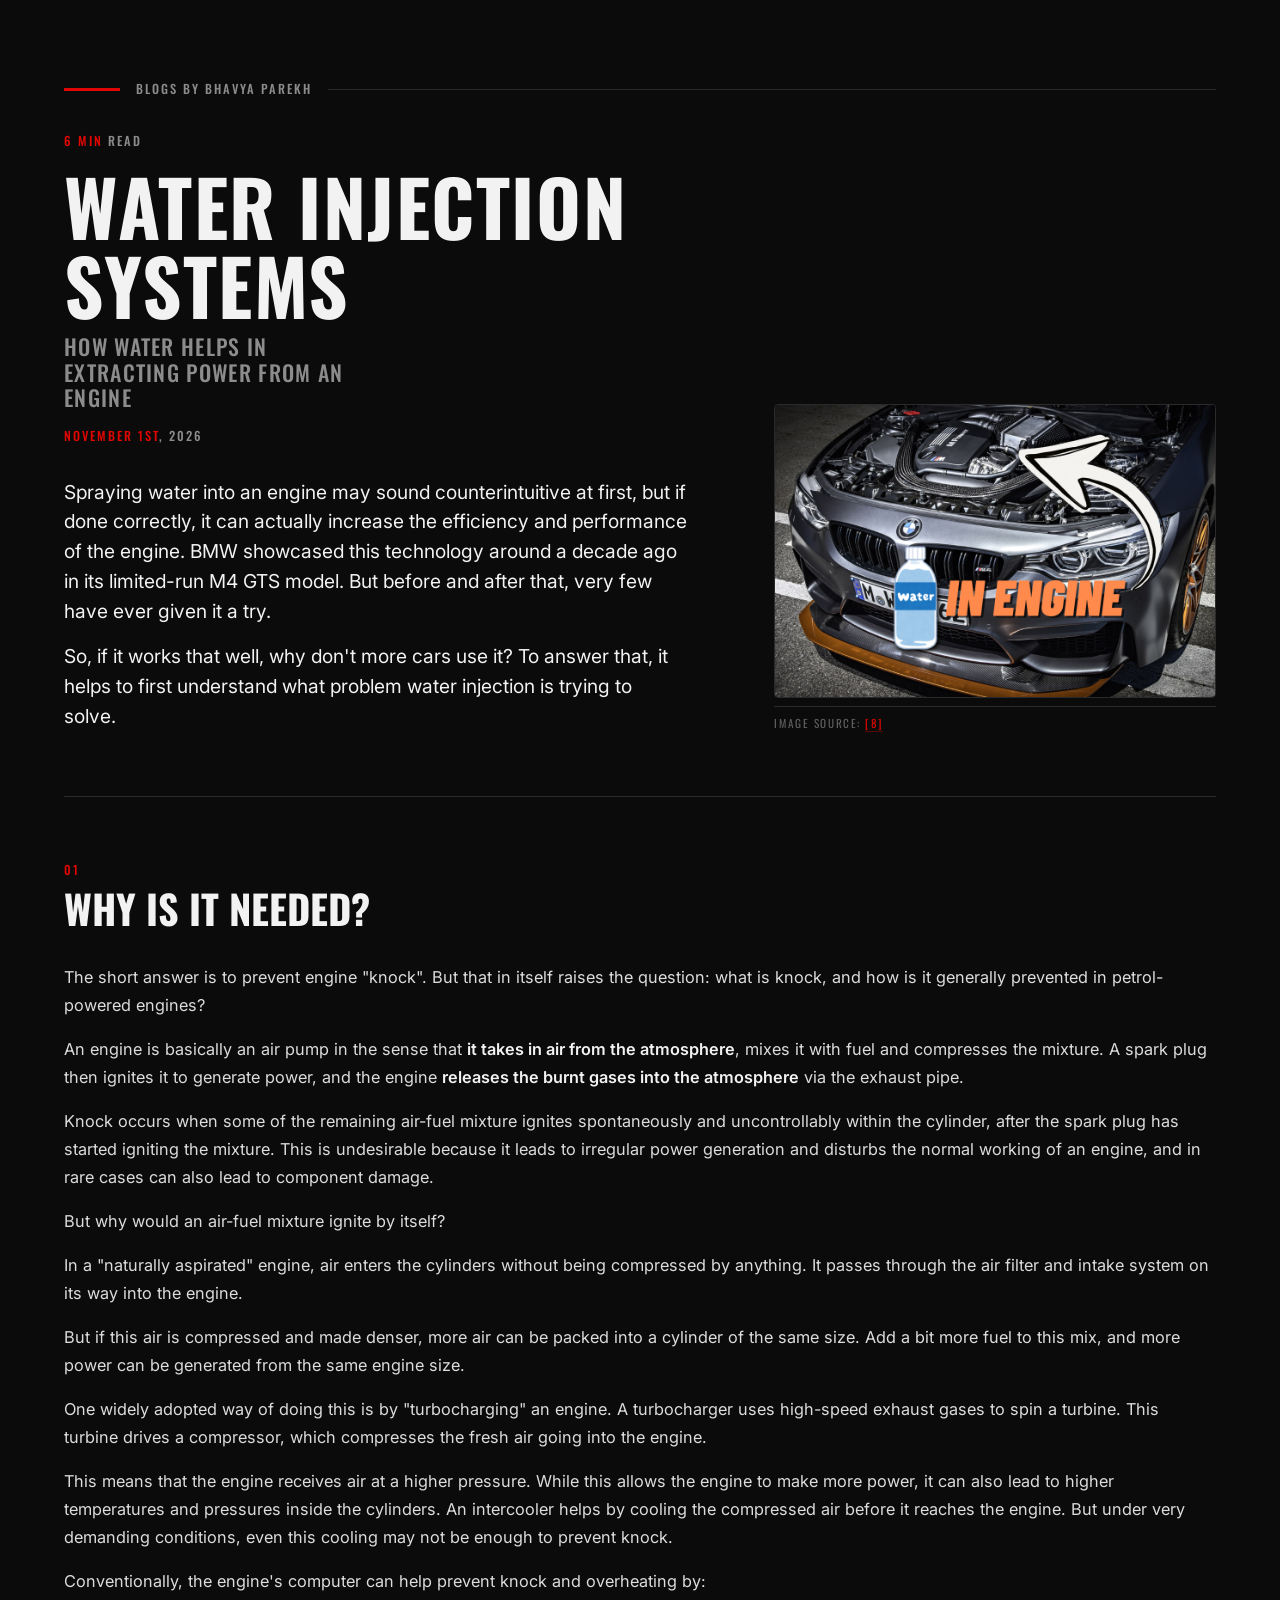
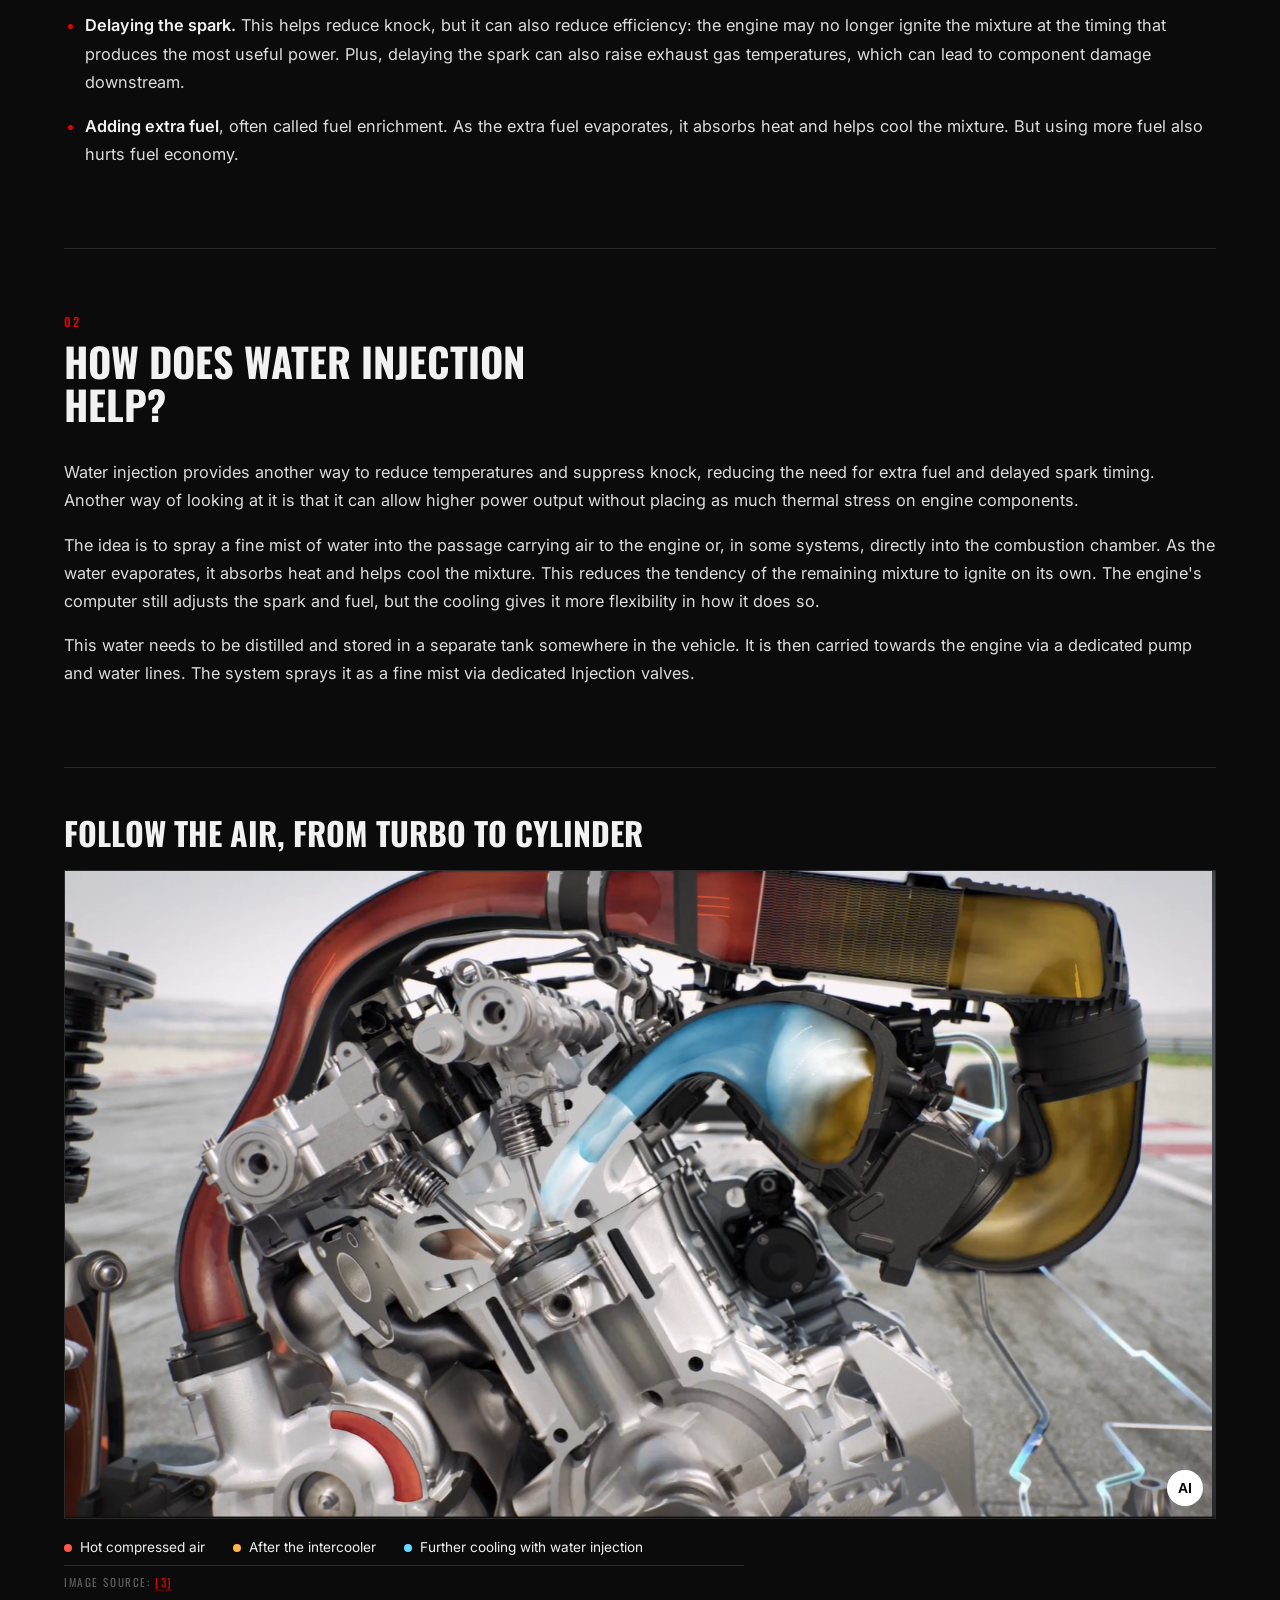
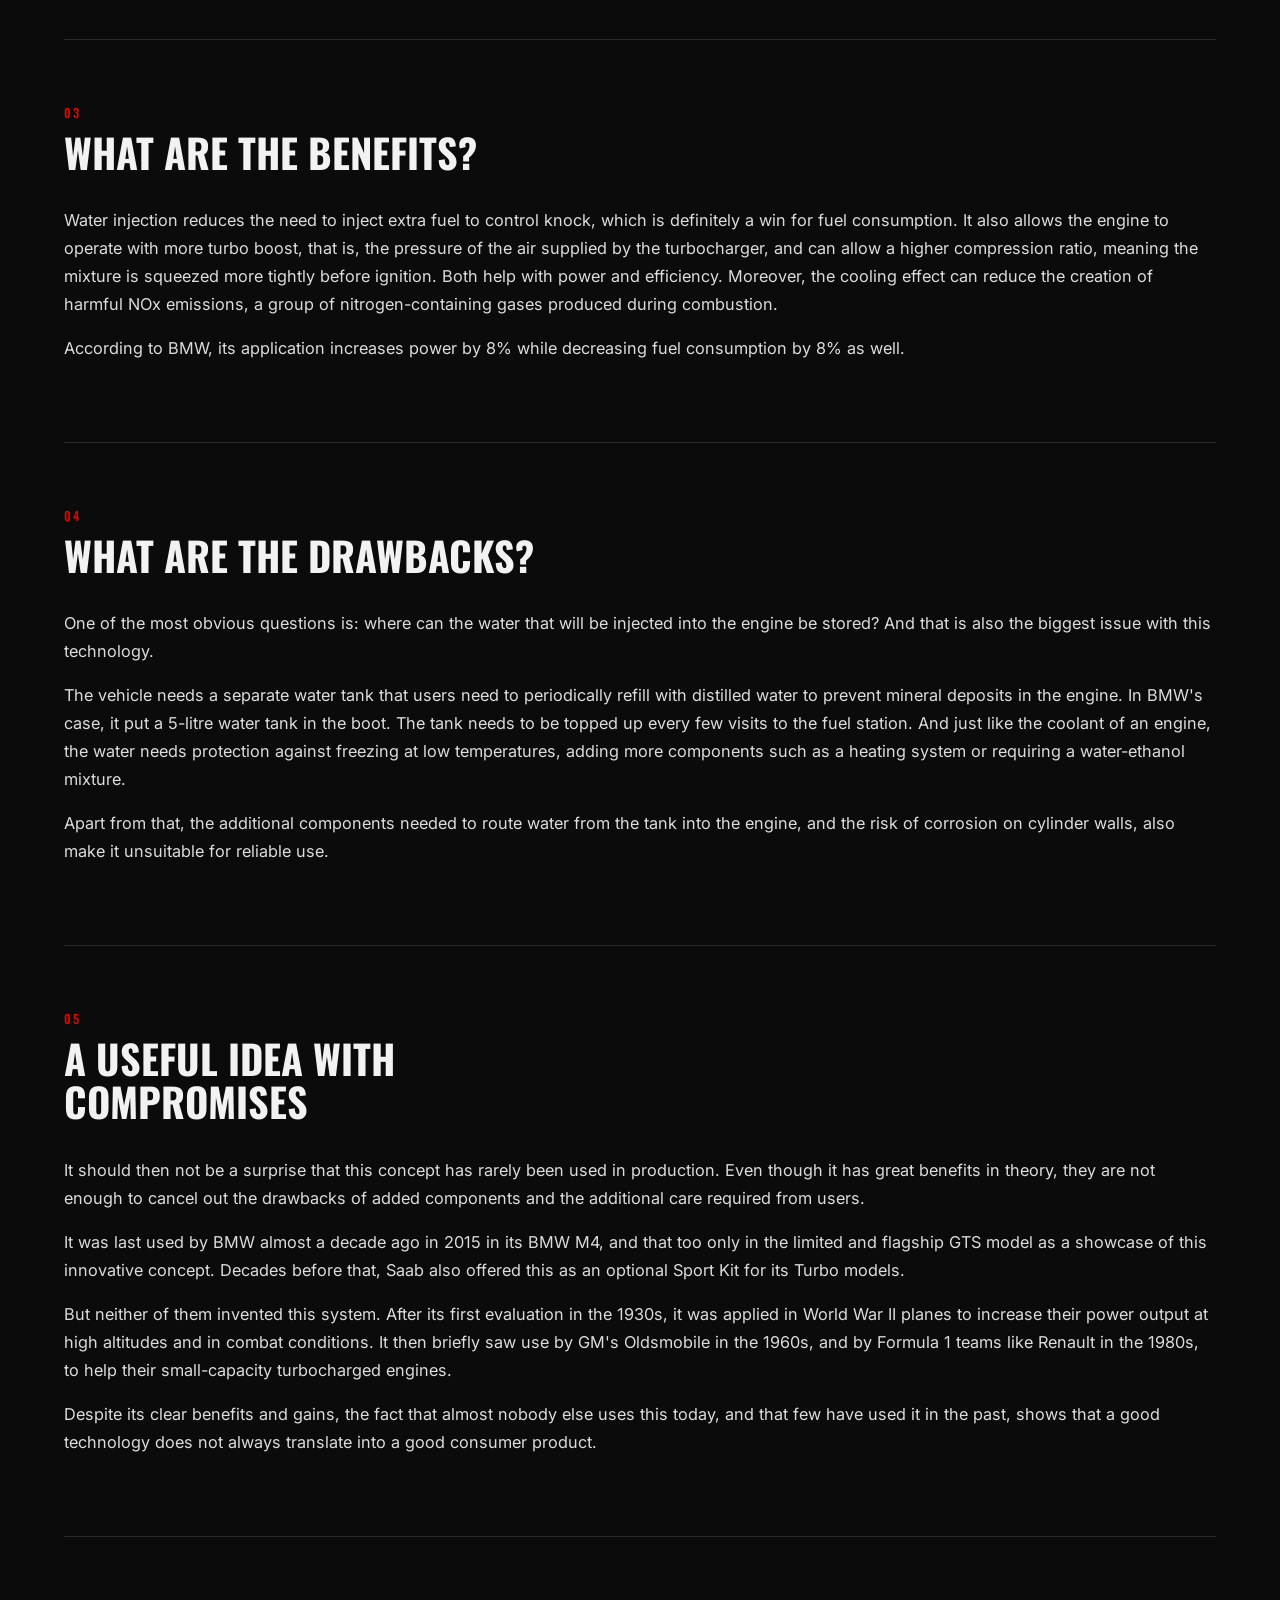
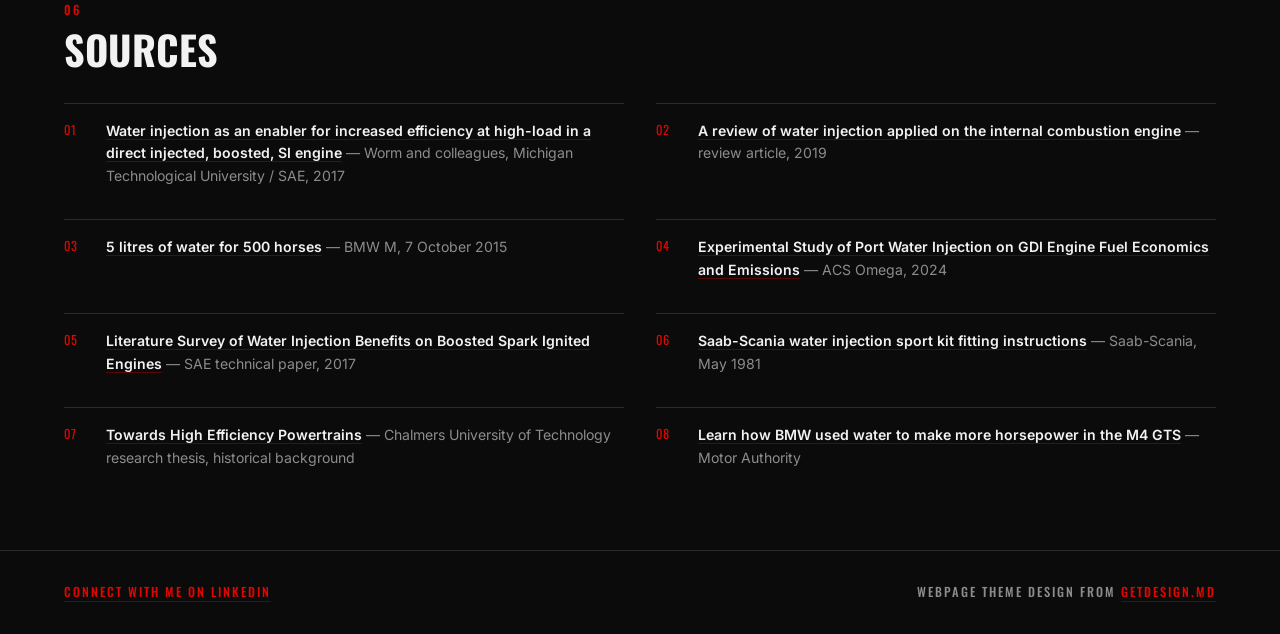
<file: water-injection-systems/index.html>
<!doctype html>
<html lang="en"><head><meta charset="utf-8"><meta name="viewport" content="width=device-width, initial-scale=1"><title>Water Injection Systems | Motorsport Engineering</title><meta name="description" content="How water injection helps a turbocharged engine, and why the technology is rarely used."><meta name="theme-color" content="#0B0B0B"><link rel="preconnect" href="https://fonts.googleapis.com"><link rel="preconnect" href="https://fonts.gstatic.com" crossorigin><link href="https://fonts.googleapis.com/css2?family=Inter:wght@400;500;600;700&family=Oswald:wght@400;500;600;700&display=swap" rel="stylesheet"><style>
:root{--ink:#F2F2F2;--muted:#8C8C8C;--accent:#E10600;--bg:#0B0B0B;--surface:#151515;--line:#2A2A2A;--display:"Oswald","Arial Narrow",Impact,sans-serif;--body:"Inter",-apple-system,BlinkMacSystemFont,"Segoe UI",sans-serif}
*,*::before,*::after{box-sizing:border-box}html{-webkit-text-size-adjust:100%;scroll-behavior:smooth}body{margin:0;background:var(--bg);color:var(--ink);font:400 .95rem/1.5 var(--body);-webkit-font-smoothing:antialiased;overflow-x:hidden}img{display:block;max-width:100%}a{color:var(--accent);text-decoration:none;border-bottom:1px solid rgba(225,6,0,.35)}a:hover,a:focus-visible{border-bottom-color:var(--accent)}:focus-visible{outline:2px solid var(--accent);outline-offset:3px}.wrap{max-width:1280px;margin:0 auto;padding-inline:clamp(20px,5vw,64px)}
.label,.number{font-family:var(--display);font-size:.78rem;font-weight:500;letter-spacing:.16em;text-transform:uppercase}.hero{padding:80px 0 64px;border-bottom:1px solid var(--line)}.kicker{display:flex;align-items:center;gap:16px;margin-bottom:32px}.kicker:after{content:"";height:1px;flex:1;background:var(--line)}.kicker-rule{width:56px;height:3px;background:var(--accent);flex:none}.home{color:var(--muted);border-bottom-color:transparent}.home:hover,.home:focus-visible{color:var(--ink);border-bottom-color:var(--accent)}.hero-grid{display:grid;grid-template-columns:60fr 40fr;gap:48px;align-items:end}.hero h1{font:700 clamp(2.2rem,6vw,5rem)/1.02 var(--display);letter-spacing:.02em;text-transform:uppercase;margin:0;max-width:15ch}.hero h1 em{display:block;margin-top:.5em;font:500 clamp(.95rem,1.7vw,1.5rem)/1.18 var(--display);letter-spacing:.06em;color:var(--muted);max-width:26ch;font-style:normal}.intro{margin-top:32px;max-width:52ch;font-size:clamp(1rem,1.6vw,1.2rem);line-height:1.55}.intro p{margin:0 0 16px}.intro p:last-child{margin-bottom:0}
figure{margin:0}.frame{position:relative;aspect-ratio:4/3;background:var(--surface);border:1px solid var(--line);border-radius:4px;overflow:hidden}.hero .frame{aspect-ratio:3/2}.frame picture{display:block;height:100%}.frame img{width:100%;height:100%;object-fit:cover}.placeholder{position:absolute;inset:0;display:none;flex-direction:column;align-items:center;justify-content:center;gap:8px;text-align:center;padding:32px;background:var(--surface);border:1px dashed var(--line)}.missing picture{display:none}.missing .placeholder{display:flex}.placeholder span,.placeholder strong{font:500 .78rem/1.5 var(--display);letter-spacing:.16em;text-transform:uppercase;color:var(--muted)}.placeholder small{font:.78rem/1.5 var(--body);color:#5E5E5E;overflow-wrap:anywhere}figcaption{margin-top:8px;font-size:.82rem;line-height:1.5;color:var(--muted)}figcaption span{display:block;margin-top:8px;padding-top:8px;border-top:1px solid var(--line);font:.7rem/1.5 var(--display);letter-spacing:.14em;text-transform:uppercase;color:#5E5E5E}
.section{border-bottom:1px solid var(--line);padding:64px 0}.section-head{margin:0 0 32px}.number{display:block;color:var(--accent);margin-bottom:8px}h2{font:700 clamp(1.75rem,3.4vw,2.5rem)/1.08 var(--display);text-transform:uppercase;margin:0;max-width:22ch}.columns{display:grid;grid-template-columns:60fr 40fr;gap:48px;align-items:start}.prose{min-width:0}.prose p,.prose li{font-size:1.02rem;line-height:1.72;color:#DCDCDC}.prose p{margin:0 0 16px;max-width:68ch}.prose strong{color:var(--ink);font-weight:600}.prose ul,.prose ol{padding-left:1.4em}.prose li{margin-bottom:1em}.prose li::marker{color:var(--accent)}.prose a{overflow-wrap:anywhere}.wide .prose p,#benefits .prose p,#drawbacks .prose p{max-width:none}#benefits .columns,#drawbacks .columns{grid-template-columns:1fr}.columns>.figure,.columns>.stats{position:sticky;top:64px}#how .columns{grid-template-columns:1fr}#how .prose p{max-width:none}
.stats{background:var(--surface);border:1px solid var(--line);border-left:3px solid var(--accent);border-radius:4px;padding:24px;display:grid;gap:8px}.stats span{font:400 .78rem/1.5 var(--display);letter-spacing:.16em;text-transform:uppercase;color:var(--muted)}.stats strong{font:700 clamp(2.4rem,5.2vw,3.4rem)/.95 var(--display);letter-spacing:.01em}.stats p{font-size:.85rem;line-height:1.5;color:var(--muted);margin:0 0 16px}.stats p:last-child{margin-bottom:0}
#sources{border-bottom:0}#sources ol{margin:0;padding:0;list-style:none;counter-reset:src;display:grid;gap:16px}#sources li{counter-increment:src;position:relative;margin:0;padding:16px 0 16px 42px;border-top:1px solid var(--line);font-size:.88rem;line-height:1.6;color:var(--muted)}#sources li::before{content:counter(src,decimal-leading-zero);position:absolute;left:0;top:16px;font:.78rem/1.6 var(--display);letter-spacing:.12em;color:var(--accent)}#sources li a{color:var(--ink);font-weight:600}#sources li a:hover{color:var(--accent)}footer .wrap{display:flex;flex-wrap:wrap;gap:16px;justify-content:space-between;align-items:center}footer{border-top:1px solid var(--line);padding:32px 0;color:var(--muted);font:500 .78rem/1.5 var(--display);letter-spacing:.16em;text-transform:uppercase}
.js .reveal{opacity:0;transform:translateY(22px);transition:opacity .7s cubic-bezier(.22,.61,.36,1),transform .7s cubic-bezier(.22,.61,.36,1)}.js .reveal.visible{opacity:1;transform:none}@media(min-width:900px){#sources ol{grid-template-columns:1fr 1fr;gap:16px 32px}}@media(max-width:900px){.hero-grid,.columns,#how .columns{grid-template-columns:1fr;gap:40px}#how .columns>.prose,#how .columns>.figure{grid-column:1;grid-row:auto}.columns>.figure,.columns>.stats{position:static}}@media(prefers-reduced-motion:reduce){html{scroll-behavior:auto}.js .reveal{opacity:1;transform:none;transition:none}}

.airflow{padding:48px 0;border-bottom:1px solid var(--line)}.airflow-head{display:flex;justify-content:space-between;align-items:center;gap:20px;margin-bottom:20px}.airflow h2{font-size:clamp(1.4rem,3vw,2rem);max-width:none}.airflow-image{position:relative;border:1px solid var(--line);overflow:hidden}.airflow-image img{display:block;width:100%;height:auto}.airflow-image canvas{position:absolute;inset:0;display:block;width:100%;height:100%;pointer-events:none}.airflow-ai-label{position:absolute;right:12px;bottom:12px;display:grid;place-items:center;width:36px;height:36px;border-radius:50%;background:#fff;color:#000;font:900 14px/1 Arial,sans-serif;pointer-events:none}.airflow-legend{display:flex;flex-wrap:wrap;gap:12px 28px;margin-top:18px;font-size:.85rem}.airflow-legend span::before{content:"";display:inline-block;width:8px;height:8px;border-radius:50%;margin-right:8px;background:var(--flow-color)}.airflow figcaption{max-width:85ch}
.masthead h1 + .reading-time,.hero h1 + .reading-time{margin:16px 0 0}</style><link rel="stylesheet" href="../assets/reading-time.css">
<script src="../assets/reading-time.js" defer></script>
<script src="../assets/analytics.js" defer></script>
</head><body><main><div class="wrap"><header class="hero"><div class="kicker"><span class="kicker-rule"></span><a class="label home" href="../">Blogs by Bhavya Parekh</a></div><div class="hero-grid"><div><h1>Water injection systems <em>How water helps in extracting power from an engine</em></h1><p class="reading-time label"><time datetime="2026-11-01"><span class="reading-time__duration">November 1st</span><span>, 2026</span></time></p><div class="intro"><p>Spraying water into an engine may sound counterintuitive at first, but if done correctly, it can actually increase the efficiency and performance of the engine. BMW showcased this technology around a decade ago in its limited-run M4 GTS model. But before and after that, very few have ever given it a try.</p><p>So, if it works that well, why don&#x27;t more cars use it? To answer that, it helps to first understand what problem water injection is trying to solve.</p></div></div><figure class="figure"><div class="frame"><img src="assets/fig-00-hero.png" alt="BMW M4 GTS engine bay with water injection illustration" onerror="this.closest('.frame').classList.add('missing')"><div class="placeholder"><span>Lead image coming soon</span><strong>BMW M4 GTS</strong><small>assets/fig-00-hero.png</small></div></div><figcaption><span class="figure__src">Image source: <a href="#src-8">[8]</a></span></figcaption></figure></div></header><section class="section reveal" id="why"><div class="wide"><div class="prose"><div class="section-head"><span class="number">01</span><h2>Why is it needed?</h2></div><p>The short answer is to prevent engine &quot;knock&quot;. But that in itself raises the question: what is knock, and how is it generally prevented in petrol-powered engines?</p>
<p>An engine is basically an air pump in the sense that <strong>it takes in air from the atmosphere</strong>, mixes it with fuel and compresses the mixture. A spark plug then ignites it to generate power, and the engine <strong>releases the burnt gases into the atmosphere</strong> via the exhaust pipe.</p>
<p>Knock occurs when some of the remaining air-fuel mixture ignites spontaneously and uncontrollably within the cylinder, after the spark plug has started igniting the mixture. This is undesirable because it leads to irregular power generation and disturbs the normal working of an engine, and in rare cases can also lead to component damage.</p>
<p>But why would an air-fuel mixture ignite by itself?</p>
<p>In a &quot;naturally aspirated&quot; engine, air enters the cylinders without being compressed by anything. It passes through the air filter and intake system on its way into the engine.</p>
<p>But if this air is compressed and made denser, more air can be packed into a cylinder of the same size. Add a bit more fuel to this mix, and more power can be generated from the same engine size.</p>
<p>One widely adopted way of doing this is by &quot;turbocharging&quot; an engine. A turbocharger uses high-speed exhaust gases to spin a turbine. This turbine drives a compressor, which compresses the fresh air going into the engine.</p>
<p>This means that the engine receives air at a higher pressure. While this allows the engine to make more power, it can also lead to higher temperatures and pressures inside the cylinders. An intercooler helps by cooling the compressed air before it reaches the engine. But under very demanding conditions, even this cooling may not be enough to prevent knock.</p>
<p>Conventionally, the engine&#x27;s computer can help prevent knock and overheating by:</p>
<ul><li><strong>Delaying the spark.</strong> This helps reduce knock, but it can also reduce efficiency: the engine may no longer ignite the mixture at the timing that produces the most useful power. Plus, delaying the spark can also raise exhaust gas temperatures, which can lead to component damage downstream. </li><li><strong>Adding extra fuel</strong>, often called fuel enrichment. As the extra fuel evaporates, it absorbs heat and helps cool the mixture. But using more fuel also hurts fuel economy.</li></ul></div></div></section>
<section class="section reveal" id="how"><div class="columns"><div class="prose"><div class="section-head"><span class="number">02</span><h2>How does Water Injection help?</h2></div><p>Water injection provides another way to reduce temperatures and suppress knock, reducing the need for extra fuel and delayed spark timing. Another way of looking at it is that it can allow higher power output without placing as much thermal stress on engine components.</p>
<p>The idea is to spray a fine mist of water into the passage carrying air to the engine or, in some systems, directly into the combustion chamber. As the water evaporates, it absorbs heat and helps cool the mixture. This reduces the tendency of the remaining mixture to ignite on its own. The engine&#x27;s computer still adjusts the spark and fuel, but the cooling gives it more flexibility in how it does so.</p>
<p>This water needs to be distilled and stored in a separate tank somewhere in the vehicle. It is then carried towards the engine via a dedicated pump and water lines. The system sprays it as a fine mist via dedicated Injection valves.</p></div></div></section>
<section class="airflow" id="airflow" aria-labelledby="airflow-heading"><div class="airflow-head"><h2 id="airflow-heading">Follow the air, from turbo to cylinder</h2></div><figure><div class="airflow-image"><img id="airflow-source" src="assets/water-injection%20working.PNG" width="1551" height="872" alt="Engine cutaway showing the red turbocharger outlet, orange charge-air passage after the intercooler, and blue intake passage cooled by water injection."><canvas id="airflow-canvas" width="1551" height="872" aria-hidden="true"></canvas><span class="airflow-ai-label" aria-label="AI edited">AI</span></div><div class="airflow-legend"><span style="--flow-color:#ff5849">Hot compressed air</span><span style="--flow-color:#ffb54c">After the intercooler</span><span style="--flow-color:#65d9ff">Further cooling with water injection</span></div><figcaption><span class="figure__src">Image source: <a href="#src-3">[3]</a></span></figcaption></figure></section>
<section class="section reveal" id="benefits"><div class="columns"><div class="prose"><div class="section-head"><span class="number">03</span><h2>What are the benefits?</h2></div><p>Water injection reduces the need to inject extra fuel to control knock, which is definitely a win for fuel consumption. It also allows the engine to operate with more turbo boost, that is, the pressure of the air supplied by the turbocharger, and can allow a higher compression ratio, meaning the mixture is squeezed more tightly before ignition. Both help with power and efficiency. Moreover, the cooling effect can reduce the creation of harmful NOx emissions, a group of nitrogen-containing gases produced during combustion.</p>
<p>According to BMW, its application increases power by 8% while decreasing fuel consumption by 8% as well.</p></div></div></section>
<section class="section reveal" id="drawbacks"><div class="columns"><div class="prose"><div class="section-head"><span class="number">04</span><h2>What are the drawbacks?</h2></div><p>One of the most obvious questions is: where can the water that will be injected into the engine be stored? And that is also the biggest issue with this technology.</p>
<p>The vehicle needs a separate water tank that users need to periodically refill with distilled water to prevent mineral deposits in the engine. In BMW&#x27;s case, it put a 5-litre water tank in the boot. The tank needs to be topped up every few visits to the fuel station. And just like the coolant of an engine, the water needs protection against freezing at low temperatures, adding more components such as a heating system or requiring a water-ethanol mixture.</p>
<p>Apart from that, the additional components needed to route water from the tank into the engine, and the risk of corrosion on cylinder walls, also make it unsuitable for reliable use.</p></div></div></section>
<section class="section reveal" id="conclusion"><div class="wide"><div class="prose"><div class="section-head"><span class="number">05</span><h2>A useful idea with compromises</h2></div><p>It should then not be a surprise that this concept has rarely been used in production. Even though it has great benefits in theory, they are not enough to cancel out the drawbacks of added components and the additional care required from users.</p>
<p>It was last used by BMW almost a decade ago in 2015 in its BMW M4, and that too only in the limited and flagship GTS model as a showcase of this innovative concept. Decades before that, Saab also offered this as an optional Sport Kit for its Turbo models.</p>
<p>But neither of them invented this system. After its first evaluation in the 1930s, it was applied in World War II planes to increase their power output at high altitudes and in combat conditions. It then briefly saw use by GM&#x27;s Oldsmobile in the 1960s, and by Formula 1 teams like Renault in the 1980s, to help their small-capacity turbocharged engines.</p>
<p>Despite its clear benefits and gains, the fact that almost nobody else uses this today, and that few have used it in the past, shows that a good technology does not always translate into a good consumer product.</p></div></div></section>
<section class="section reveal" id="sources"><div class="wide"><div class="prose"><div class="section-head"><span class="number">06</span><h2>Sources</h2></div><ol><li><a href="https://digitalcommons.mtu.edu/michigantech-p/252/" target="_blank" rel="noopener noreferrer">Water injection as an enabler for increased efficiency at high-load in a direct injected, boosted, SI engine</a> — Worm and colleagues, Michigan Technological University / SAE, 2017</li><li><a href="https://www.sciencedirect.com/science/article/pii/S0196890419300883" target="_blank" rel="noopener noreferrer">A review of water injection applied on the internal combustion engine</a> — review article, 2019</li><li id="src-3"><a href="https://www.bmw-m.com/en/topics/magazine-article-pool/5-litres-of-water-for-500-horses.html" target="_blank" rel="noopener noreferrer">5 litres of water for 500 horses</a> — BMW M, 7 October 2015</li><li><a href="https://pubs.acs.org/doi/10.1021/acsomega.3c06859" target="_blank" rel="noopener noreferrer">Experimental Study of Port Water Injection on GDI Engine Fuel Economics and Emissions</a> — ACS Omega, 2024</li><li><a href="https://saemobilus.sae.org/papers/literature-survey-water-injection-benefits-boosted-spark-ignited-engines-2017-01-0658" target="_blank" rel="noopener noreferrer">Literature Survey of Water Injection Benefits on Boosted Spark Ignited Engines</a> — SAE technical paper, 2017</li><li><a href="https://jope.fi/saab/service/Saab%20Water%20Injection.pdf" target="_blank" rel="noopener noreferrer">Saab-Scania water injection sport kit fitting instructions</a> — Saab-Scania, May 1981</li><li><a href="https://research.chalmers.se/publication/527933/file/527933_Fulltext.pdf" target="_blank" rel="noopener noreferrer">Towards High Efficiency Powertrains</a> — Chalmers University of Technology research thesis, historical background</li><li id="src-8"><a href="https://www.motorauthority.com/news/1121006_learn-how-bmw-used-water-to-make-more-horsepower-in-the-m4-gts" target="_blank" rel="noopener noreferrer">Learn how BMW used water to make more horsepower in the M4 GTS</a> — Motor Authority</li></ol></div></div></section>
</div></main><footer><div class="wrap"><a class="label" href="https://www.linkedin.com/in/bhavyaparekh919/">Connect with me on LinkedIn</a><span class="label">Webpage theme design from <a href="https://getdesign.md/" target="_blank" rel="noopener">getdesign.md</a></span></div></footer><script>if('IntersectionObserver' in window && !matchMedia('(prefers-reduced-motion: reduce)').matches){document.documentElement.classList.add('js');const observer=new IntersectionObserver(entries=>entries.forEach(e=>{if(e.isIntersecting){e.target.classList.add('visible');observer.unobserve(e.target)}}),{threshold:.08});document.querySelectorAll('.reveal').forEach(el=>observer.observe(el))}</script><script src="assets/airflow.js"></script></body></html>
</file>
<file: assets/reading-time.css>
.reading-time {
  margin: 0 0 16px;
  color: var(--secondary, var(--muted, #8C8C8C));
}

.reading-time__duration {
  color: var(--tertiary, var(--accent, #E10600));
}
</file>
